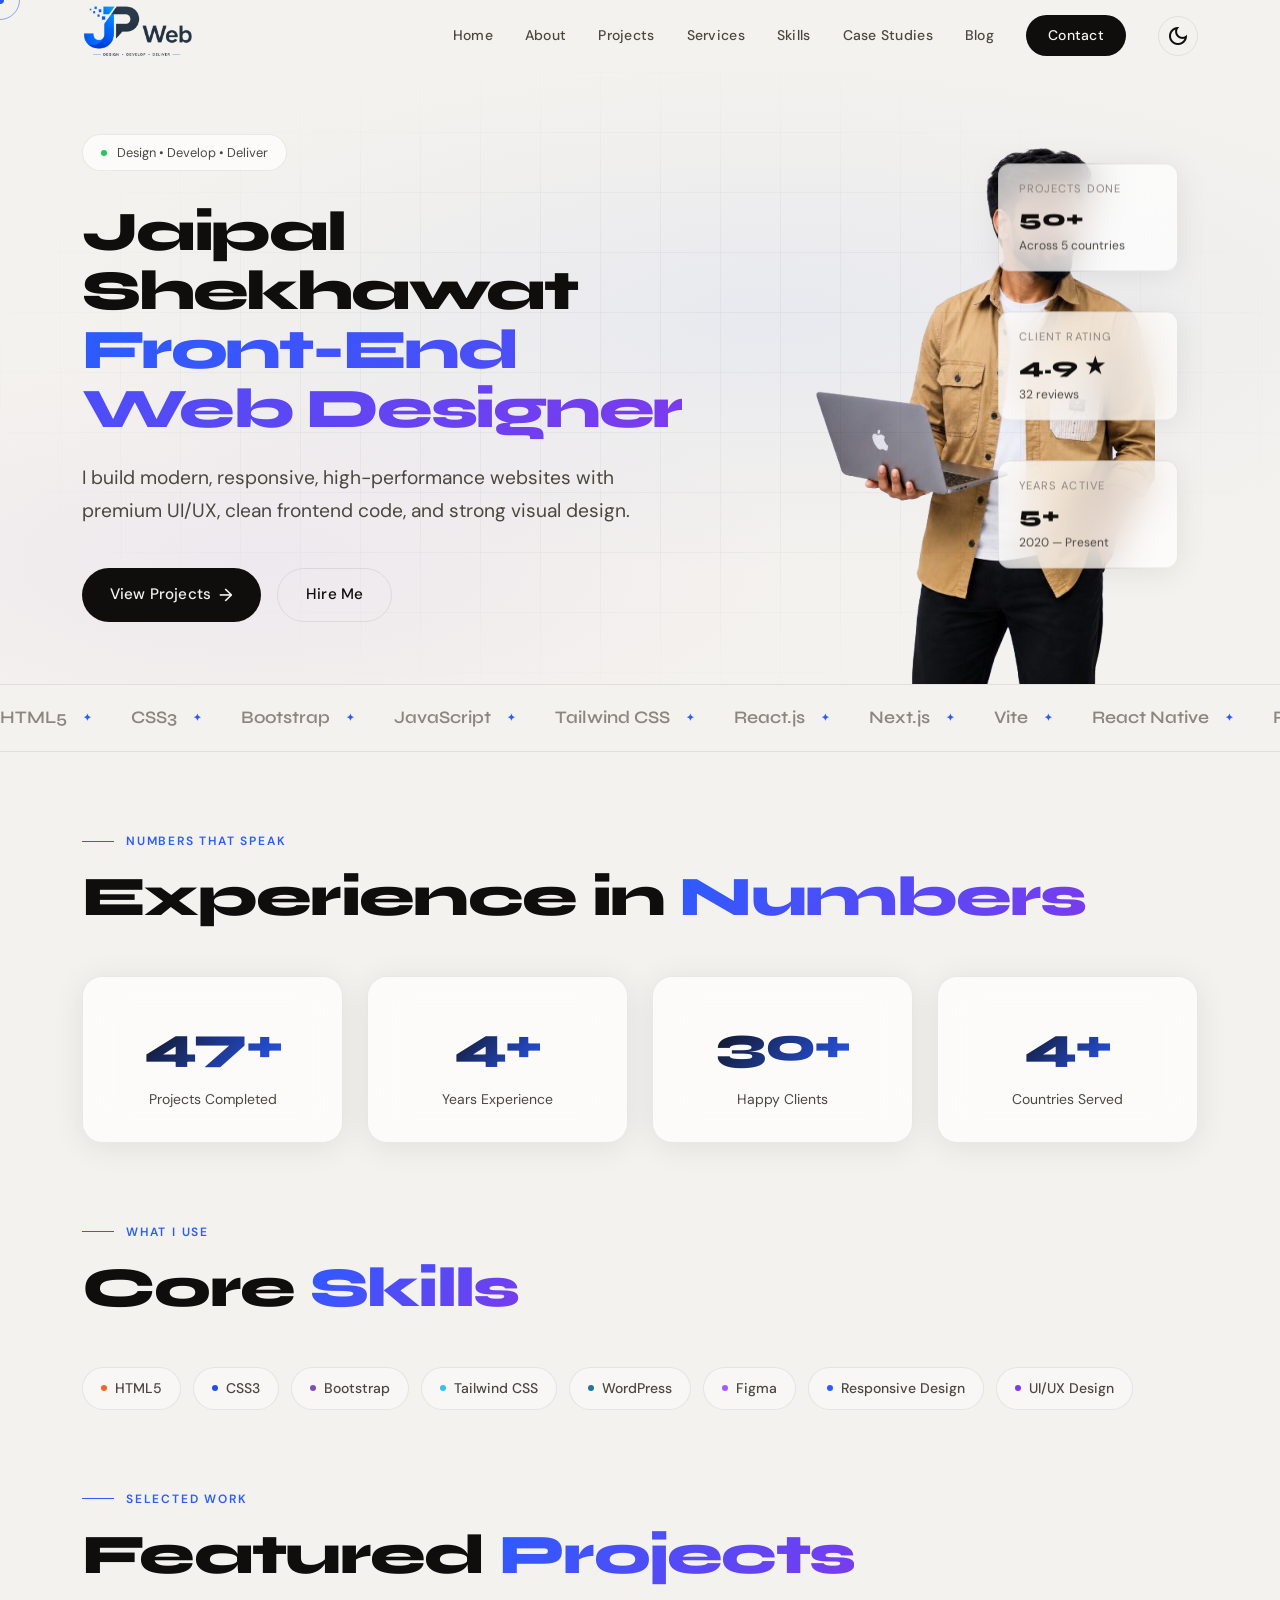
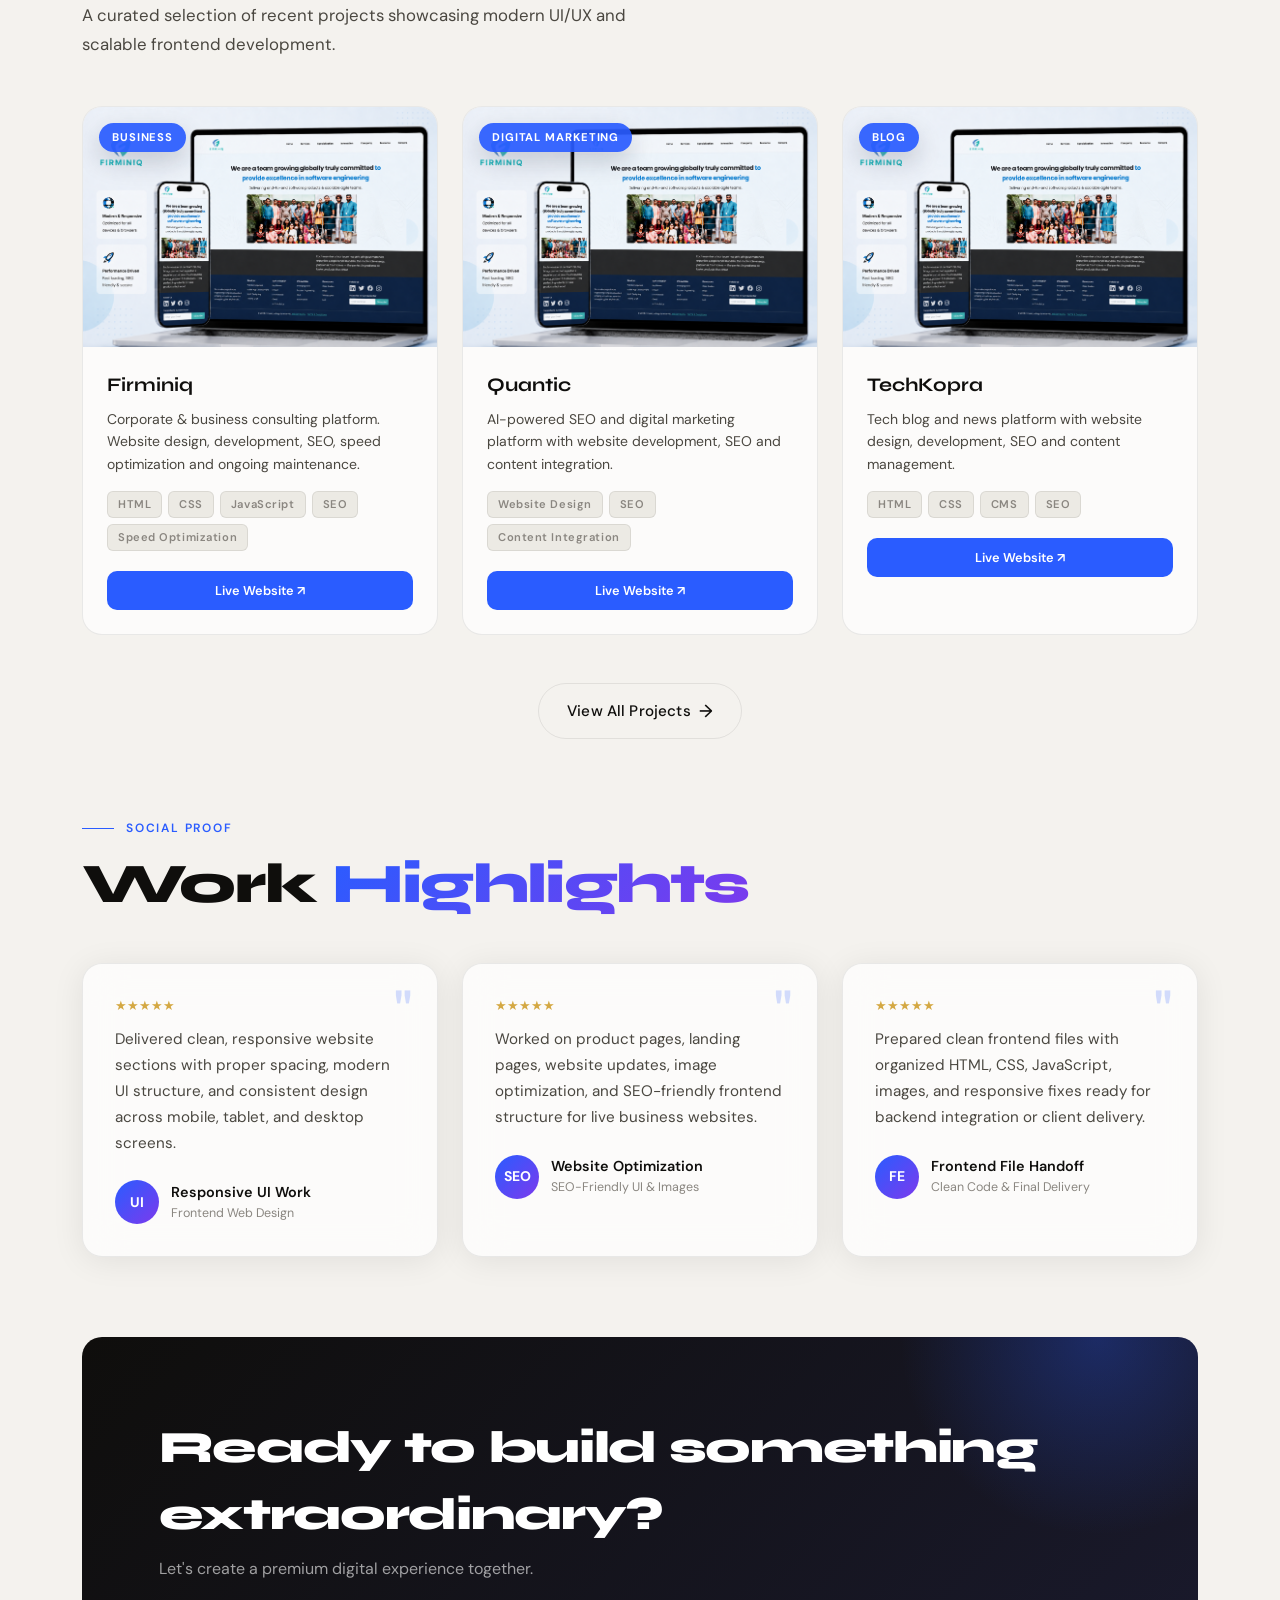
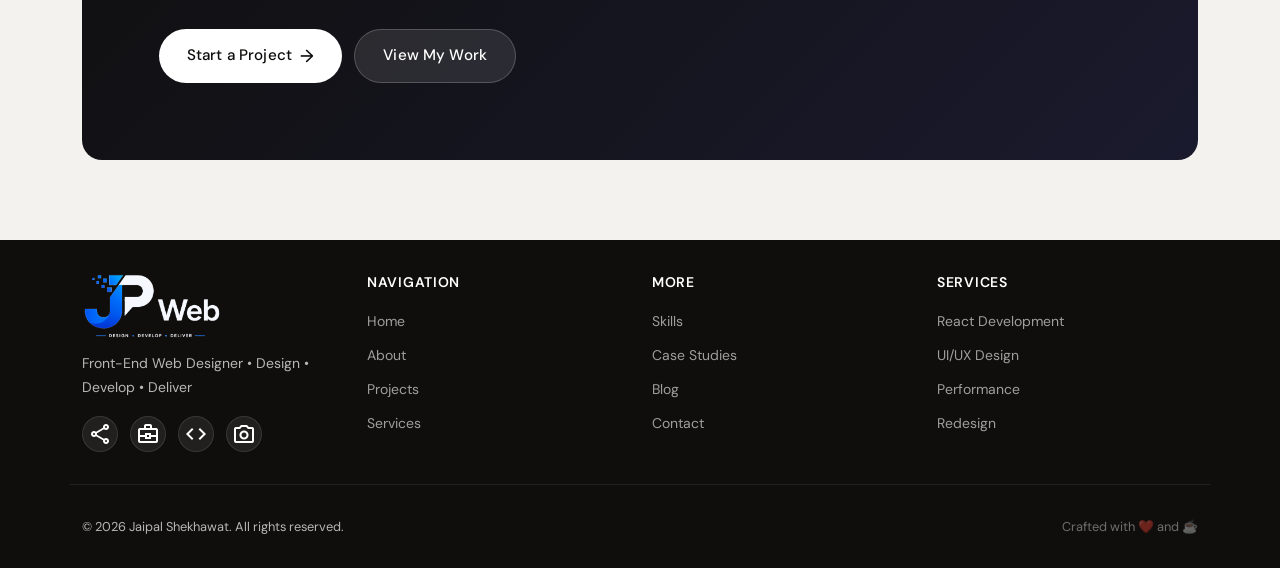
<file: index.html>
<!DOCTYPE html>

<html lang="en">

<head>
  <meta charset="utf-8" />
  <meta content="width=device-width, initial-scale=1" name="viewport" />
  <title>Jaipal Shekhawat — Front-End Web Designer</title>



  <!-- PNG Favicons -->
  <link href="images/favicon-16x16.png" rel="icon" sizes="16x16" type="image/png" />
  <link href="images/favicon-32x32.png" rel="icon" sizes="32x32" type="image/png" />
  <!-- Apple iPhone -->
  <link href="images/apple-touch-icon.png" rel="apple-touch-icon" sizes="180x180" />
  <!-- Android / PWA -->
  <link href="images/android-chrome-192x192.png" rel="icon" sizes="192x192" type="image/png" />
  <link href="images/android-chrome-512x512.png" rel="icon" sizes="512x512" type="image/png" />

  <link href="https://fonts.googleapis.com" rel="preconnect" />
  <link
    href="https://fonts.googleapis.com/css2?family=Syne:wght@400;500;600;700;800&amp;family=DM+Sans:ital,wght@0,300;0,400;0,500;1,300&amp;display=swap"
    rel="stylesheet" />
  <link rel="stylesheet"
    href="https://fonts.googleapis.com/css2?family=Material+Symbols+Outlined:opsz,wght,FILL,GRAD@24,200,0,0">
  <link href="https://cdn.jsdelivr.net/npm/bootstrap@5.3.3/dist/css/bootstrap.min.css" rel="stylesheet" />
  <link href="css/style.css" rel="stylesheet" />
  <link href="css/responsive.css" rel="stylesheet" />
</head>

<body>

  <!-- CURSOR -->
  <div class="cursor">
    <div class="cursor-dot"></div>
    <div class="cursor-ring"></div>
  </div>

  <!-- SCROLL PROGRESS -->
  <div class="scroll-progress" id="scrollProgress"></div>

  <!-- MOBILE MENU -->
  <div class="mobile-menu" id="mobileMenu">
    <a href="index.html">Home</a>
    <a href="about.html">About</a>
    <a href="projects.html">Projects</a>
    <a href="services.html">Services</a>
    <a href="skills.html">Skills</a>
    <a href="case-studies.html">Case Studies</a>
    <a href="blog.html">Blog</a>
    <a href="contact.html">Contact</a>
  </div>

  <!-- NAV -->
  <nav id="mainNav" class="site-nav">
    <div class="container">
      <div class="row align-items-center">

        <div class="col-auto">
          <a class="nav-logo" href="index.html">
            <div class="nav-logo-dot">
              <img alt="JP Web" src="images/jp-logo.png" />
            </div>
          </a>
        </div>

        <div class="col d-none d-lg-flex justify-content-center">
          <div class="nav-links">
            <a href="index.html">Home</a>
            <a href="about.html">About</a>
            <a href="projects.html">Projects</a>
            <a href="services.html">Services</a>
            <a href="skills.html">Skills</a>
            <a href="case-studies.html">Case Studies</a>
            <a href="blog.html">Blog</a>
            <a class="nav-cta" href="contact.html">Contact</a>
          </div>
        </div>

        <div class="col-auto ms-auto d-flex align-items-center gap-2">
          <button class="nav-theme" onclick="toggleTheme()" title="Toggle theme">
            <i class="material-symbols-outlined" aria-hidden="true">light_mode</i>
          </button>

          <button class="hamburger d-flex d-lg-none" id="hamburger" onclick="toggleMobile()">
            <span></span>
            <span></span>
            <span></span>
          </button>
        </div>

      </div>
    </div>
  </nav>

  <!-- ==================== HOME PAGE ==================== -->

  <!-- HOME PAGE START -->
  <div class="page" id="page-home">

    <!-- HERO SECTION START -->
    <section class="hero">
      <div class="hero-bg"></div>
      <div class="hero-grid"></div>

      <div class="container">
        <div class="row align-items-center gy-5">

          <!-- HERO CONTENT COLUMN START -->
          <div class="col-12 col-lg-7">
            <div class="hero-content">
              <div class="hero-badge">
                <div class="hero-badge-dot"></div>
                Design • Develop • Deliver
              </div>

              <h1 class="hero-title">
                Jaipal Shekhawat<br />
                <span class="highlight">Front-End Web Designer</span>
              </h1>

              <p class="hero-sub">
                I build modern, responsive, high-performance websites with premium UI/UX,
                clean frontend code, and strong visual design.
              </p>

              <!-- HERO BUTTONS START -->
              <div class="hero-actions">
                <a class="btn btn-primary" href="projects.html">
                  View Projects <span class="btn-arrow">→</span>
                </a>
                <a class="btn btn-outline" href="contact.html">Hire Me</a>
              </div>
              <!-- HERO BUTTONS END -->

            </div>
          </div>
          <!-- HERO CONTENT COLUMN END -->

          <!-- HERO PROFILE IMAGE COLUMN START -->
          <div class="col-12 col-lg-5">
            <div class="hero-profile">
              <img alt="Jaipal Shekhawat Front-End Web Designer" class="hero-profile-img"
                src="images/jaipal-hero.png" />
            </div>
          </div>
          <!-- HERO PROFILE IMAGE COLUMN END -->

        </div>

        <!-- HERO FLOAT CARDS START -->
        <div class="row g-4 hero-floats">

          <!-- HERO FLOAT CARD 01 START -->
          <div class="col-12 col-md-4">
            <div class="float-card glass">
              <div class="float-label">Projects Done</div>
              <div class="float-val">50+</div>
              <div class="float-sub">Across 5 countries</div>
            </div>
          </div>
          <!-- HERO FLOAT CARD 01 END -->

          <!-- HERO FLOAT CARD 02 START -->
          <div class="col-12 col-md-4">
            <div class="float-card glass">
              <div class="float-label">Client Rating</div>
              <div class="float-val">4.9 ★</div>
              <div class="float-sub">32 reviews</div>
            </div>
          </div>
          <!-- HERO FLOAT CARD 02 END -->

          <!-- HERO FLOAT CARD 03 START -->
          <div class="col-12 col-md-4">
            <div class="float-card glass">
              <div class="float-label">Years Active</div>
              <div class="float-val">5+</div>
              <div class="float-sub">2020 — Present</div>
            </div>
          </div>
          <!-- HERO FLOAT CARD 03 END -->

        </div>
        <!-- HERO FLOAT CARDS END -->

      </div>
    </section>
    <!-- HERO SECTION END -->


    <!-- MARQUEE SECTION START -->
    <div class="marquee-wrap">
      <div class="marquee-track">
        <span class="marquee-item">HTML5</span>
        <span class="marquee-item">CSS3</span>
        <span class="marquee-item">Bootstrap</span>
        <span class="marquee-item">JavaScript</span>
        <span class="marquee-item">Tailwind CSS</span>
        <span class="marquee-item">React.js</span>
        <span class="marquee-item">Next.js</span>
        <span class="marquee-item">Vite</span>
        <span class="marquee-item">React Native</span>
        <span class="marquee-item">Responsive Design</span>
        <span class="marquee-item">UI/UX Design</span>
        <span class="marquee-item">Figma</span>
        <span class="marquee-item">WordPress</span>
        <span class="marquee-item">SEO Friendly UI</span>
        <span class="marquee-item">Image Optimization</span>
        <span class="marquee-item">GitHub</span>

        <!-- REPEAT ITEMS FOR SMOOTH INFINITE MARQUEE START -->
        <span class="marquee-item">HTML5</span>
        <span class="marquee-item">CSS3</span>
        <span class="marquee-item">Bootstrap</span>
        <span class="marquee-item">JavaScript</span>
        <span class="marquee-item">Tailwind CSS</span>
        <span class="marquee-item">React.js</span>
        <span class="marquee-item">Next.js</span>
        <span class="marquee-item">Vite</span>
        <span class="marquee-item">React Native</span>
        <span class="marquee-item">Responsive Design</span>
        <span class="marquee-item">UI/UX Design</span>
        <span class="marquee-item">Figma</span>
        <span class="marquee-item">WordPress</span>
        <span class="marquee-item">SEO Friendly UI</span>
        <span class="marquee-item">Image Optimization</span>
        <span class="marquee-item">GitHub</span>
        <!-- REPEAT ITEMS FOR SMOOTH INFINITE MARQUEE END -->

      </div>
    </div>
    <!-- MARQUEE SECTION END -->


    <!-- STATS SECTION START -->
    <section class="section-pt">
      <div class="container">

        <!-- STATS SECTION HEADING START -->
        <div class="mb-5">
          <div class="section-label">Numbers that speak</div>
          <h2 class="section-title">
            Experience in <span class="text-gradient">Numbers</span>
          </h2>
        </div>
        <!-- STATS SECTION HEADING END -->

        <!-- STATS GRID START -->
        <div class="row g-4">

          <!-- STATS CARD 01 START -->
          <div class="col-6 col-lg-3">
            <div class="stat-card glass reveal">
              <div class="stat-num counter" data-target="50">0</div>
              <div class="stat-label">Projects Completed</div>
            </div>
          </div>
          <!-- STATS CARD 01 END -->

          <!-- STATS CARD 02 START -->
          <div class="col-6 col-lg-3">
            <div class="stat-card glass reveal">
              <div class="stat-num counter" data-target="5">0</div>
              <div class="stat-label">Years Experience</div>
            </div>
          </div>
          <!-- STATS CARD 02 END -->

          <!-- STATS CARD 03 START -->
          <div class="col-6 col-lg-3">
            <div class="stat-card glass reveal">
              <div class="stat-num counter" data-target="32">0</div>
              <div class="stat-label">Happy Clients</div>
            </div>
          </div>
          <!-- STATS CARD 03 END -->

          <!-- STATS CARD 04 START -->
          <div class="col-6 col-lg-3">
            <div class="stat-card glass reveal">
              <div class="stat-num counter" data-target="5">0</div>
              <div class="stat-label">Countries Served</div>
            </div>
          </div>
          <!-- STATS CARD 04 END -->

        </div>
        <!-- STATS GRID END -->

      </div>
    </section>
    <!-- STATS SECTION END -->


    <!-- SKILLS HIGHLIGHTS SECTION START -->
    <section class="section-pt">
      <div class="container">

        <!-- SKILLS SECTION HEADING START -->
        <div class="mb-5">
          <div class="section-label">What I use</div>
          <h2 class="section-title">
            Core <span class="text-gradient">Skills</span>
          </h2>
        </div>
        <!-- SKILLS SECTION HEADING END -->

        <!-- SKILLS TAGS START -->
        <div class="skills-row reveal">

          <div class="skill-tag">
            <span class="skill-tag-dot dot-html"></span>
            HTML5
          </div>

          <div class="skill-tag">
            <span class="skill-tag-dot dot-css"></span>
            CSS3
          </div>

          <div class="skill-tag">
            <span class="skill-tag-dot dot-bootstrap"></span>
            Bootstrap
          </div>

          <div class="skill-tag">
            <span class="skill-tag-dot dot-tailwind"></span>
            Tailwind CSS
          </div>

          <div class="skill-tag">
            <span class="skill-tag-dot dot-wordpress"></span>
            WordPress
          </div>

          <div class="skill-tag">
            <span class="skill-tag-dot dot-figma"></span>
            Figma
          </div>

          <div class="skill-tag">
            <span class="skill-tag-dot dot-accent"></span>
            Responsive Design
          </div>

          <div class="skill-tag">
            <span class="skill-tag-dot dot-accent2"></span>
            UI/UX Design
          </div>

        </div>
        <!-- SKILLS TAGS END -->

      </div>
    </section>
    <!-- SKILLS HIGHLIGHTS SECTION END -->


    <!-- FEATURED PROJECTS SECTION START -->
    <section class="section-pt">
      <div class="container">

        <!-- FEATURED PROJECTS SECTION HEADING START -->
        <div class="mb-5">
          <div class="section-label">Selected work</div>
          <h2 class="section-title">
            Featured <span class="text-gradient">Projects</span>
          </h2>
          <p class="section-sub">
            A curated selection of recent projects showcasing modern UI/UX and scalable frontend
            development.
          </p>
        </div>
        <!-- FEATURED PROJECTS SECTION HEADING END -->

        <!-- FEATURED PROJECTS GRID START -->
        <div class=" row g-4" id="homeProjects"></div>
        <!-- FEATURED PROJECTS GRID END -->

        <!-- FEATURED PROJECTS CTA START -->
        <div class="center-cta mt-5">
          <a class="btn btn-outline" href="projects.html">
            View All Projects <span class="btn-arrow">→</span>
          </a>
        </div>
        <!-- FEATURED PROJECTS CTA END -->

      </div>
    </section>
    <!-- FEATURED PROJECTS SECTION END -->


    <!-- TESTIMONIALS / WORK HIGHLIGHTS SECTION START -->
    <section class="section-pt">
      <div class="container">

        <!-- TESTIMONIALS SECTION HEADING START -->
        <div class="mb-5">
          <div class="section-label">Social proof</div>
          <h2 class="section-title">
            Work <span class="text-gradient">Highlights</span>
          </h2>
        </div>
        <!-- TESTIMONIALS SECTION HEADING END -->

        <!-- TESTIMONIALS GRID START -->
        <div class=" row g-4">

          <!-- TESTIMONIAL CARD 01 START -->
          <div class="col-12 col-md-6 col-xl-4">
            <div class="testimonial-card glass reveal">
              <div class="quote-mark">"</div>
              <div class="stars">★★★★★</div>

              <p class="testimonial-text">
                Delivered clean, responsive website sections with proper spacing,
                modern UI structure, and consistent design across mobile, tablet,
                and desktop screens.
              </p>

              <div class="testimonial-author">
                <div class="author-avatar">UI</div>
                <div>
                  <div class="author-name">Responsive UI Work</div>
                  <div class="author-role">Frontend Web Design</div>
                </div>
              </div>
            </div>
          </div>
          <!-- TESTIMONIAL CARD 01 END -->

          <!-- TESTIMONIAL CARD 02 START -->
          <div class="col-12 col-md-6 col-xl-4">
            <div class="testimonial-card glass reveal">
              <div class="quote-mark">"</div>
              <div class="stars">★★★★★</div>

              <p class="testimonial-text">
                Worked on product pages, landing pages, website updates, image
                optimization, and SEO-friendly frontend structure for live business
                websites.
              </p>

              <div class="testimonial-author">
                <div class="author-avatar">SEO</div>
                <div>
                  <div class="author-name">Website Optimization</div>
                  <div class="author-role">SEO-Friendly UI &amp; Images</div>
                </div>
              </div>
            </div>
          </div>
          <!-- TESTIMONIAL CARD 02 END -->

          <!-- TESTIMONIAL CARD 03 START -->
          <div class="col-12 col-md-6 col-xl-4">
            <div class="testimonial-card glass reveal">
              <div class="quote-mark">"</div>
              <div class="stars">★★★★★</div>

              <p class="testimonial-text">
                Prepared clean frontend files with organized HTML, CSS, JavaScript,
                images, and responsive fixes ready for backend integration or client
                delivery.
              </p>

              <div class="testimonial-author">
                <div class="author-avatar">FE</div>
                <div>
                  <div class="author-name">Frontend File Handoff</div>
                  <div class="author-role">Clean Code &amp; Final Delivery</div>
                </div>
              </div>
            </div>
          </div>
          <!-- TESTIMONIAL CARD 03 END -->

        </div>
        <!-- TESTIMONIALS GRID END -->

      </div>
    </section>
    <!-- TESTIMONIALS / WORK HIGHLIGHTS SECTION END -->


    <!-- CTA BANNER SECTION START -->
    <section class="section-pt section-pb">
      <div class="container">
        <div class="cta-banner reveal">

          <!-- CTA CONTENT START -->
          <div>
            <div class="cta-title">
              Ready to build something<br />
              extraordinary?
            </div>
            <p class="cta-sub">
              Let's create a premium digital experience together.
            </p>
          </div>
          <!-- CTA CONTENT END -->

          <!-- CTA BUTTONS START -->
          <div class="cta-actions">
            <a class="btn btn-white" href="contact.html">
              Start a Project <span class="btn-arrow">→</span>
            </a>
            <a class="btn btn-ghost" href="about.html">
              View My Work
            </a>
          </div>
          <!-- CTA BUTTONS END -->

        </div>
      </div>
    </section>
    <!-- CTA BANNER SECTION END -->

  </div>
  <!-- HOME PAGE END -->

  <!-- FOOTER (shown on all pages via JS) -->
  <footer id="siteFooter">

    <div class="container">
      <div class="footer-top row">
        <div class="col-12 col-md-6 col-xl-3">
          <div class="footer-brand"><a href="index.html"> <img alt="JP Web" src="images/jp-logo-footer.png" /> </a>
          </div>
          <p class="footer-desc">Front-End Web Designer • Design • Develop • Deliver</p>
          <div class="footer-socials mt-24">
            <a class="social-icon" href="#">
              <i class="material-symbols-outlined" aria-hidden="true">share</i>
            </a>
            <a class="social-icon" href="#">
              <i class="material-symbols-outlined" aria-hidden="true">business_center</i>
            </a>
            <a class="social-icon" href="#">
              <i class="material-symbols-outlined" aria-hidden="true">code</i>
            </a>
            <a class="social-icon" href="#">
              <i class="material-symbols-outlined" aria-hidden="true">photo_camera</i>
            </a>
          </div>
        </div>
        <div class="col-12 col-md-6 col-xl-3">
          <div class="footer-col-title">Navigation</div>
          <ul class="footer-links">
            <li><a href="index.html">Home</a></li>
            <li><a href="about.html">About</a></li>
            <li><a href="projects.html">Projects</a></li>
            <li><a href="services.html">Services</a></li>
          </ul>
        </div>
        <div class="col-12 col-md-6 col-xl-3">
          <div class="footer-col-title">More</div>
          <ul class="footer-links">
            <li><a href="skills.html">Skills</a></li>
            <li><a href="case-studies.html">Case Studies</a></li>
            <li><a href="blog.html">Blog</a></li>
            <li><a href="contact.html">Contact</a></li>
          </ul>
        </div>
        <div class="col-12 col-md-6 col-xl-3">
          <div class="footer-col-title">Services</div>
          <ul class="footer-links">
            <li><a href="#">React Development</a></li>
            <li><a href="#">UI/UX Design</a></li>
            <li><a href="#">Performance</a></li>
            <li><a href="#">Redesign</a></li>
          </ul>
        </div>
      </div>
    </div>


    <div class="footer-bottom">
      <div class="container">
        <div class="row align-items-center ">

          <div class="col-12 col-md-6 text-center text-md-start">
            <span>© 2026 Jaipal Shekhawat. All rights reserved.</span>
          </div>

          <div class="col-12 col-md-6 text-center text-md-end">
            <span class="footer-muted">Crafted with ❤️ and ☕</span>
          </div>

        </div>
      </div>
    </div>

  </footer>


  <script defer="True" src="https://cdn.jsdelivr.net/npm/bootstrap@5.3.3/dist/js/bootstrap.bundle.min.js"></script>
  <script defer="" src="js/data.js"></script>
  <script defer="" src="js/projects.js"></script>
  <script defer="" src="js/skills.js"></script>
  <script defer="" src="js/theme.js"></script>
  <script defer="" src="js/menu.js"></script>
  <script defer="" src="js/faq.js"></script>
  <script defer="" src="js/form.js"></script>
  <script defer="" src="js/animations.js"></script>
  <script defer="" src="js/main.js"></script>
</body>

</html>
</file>
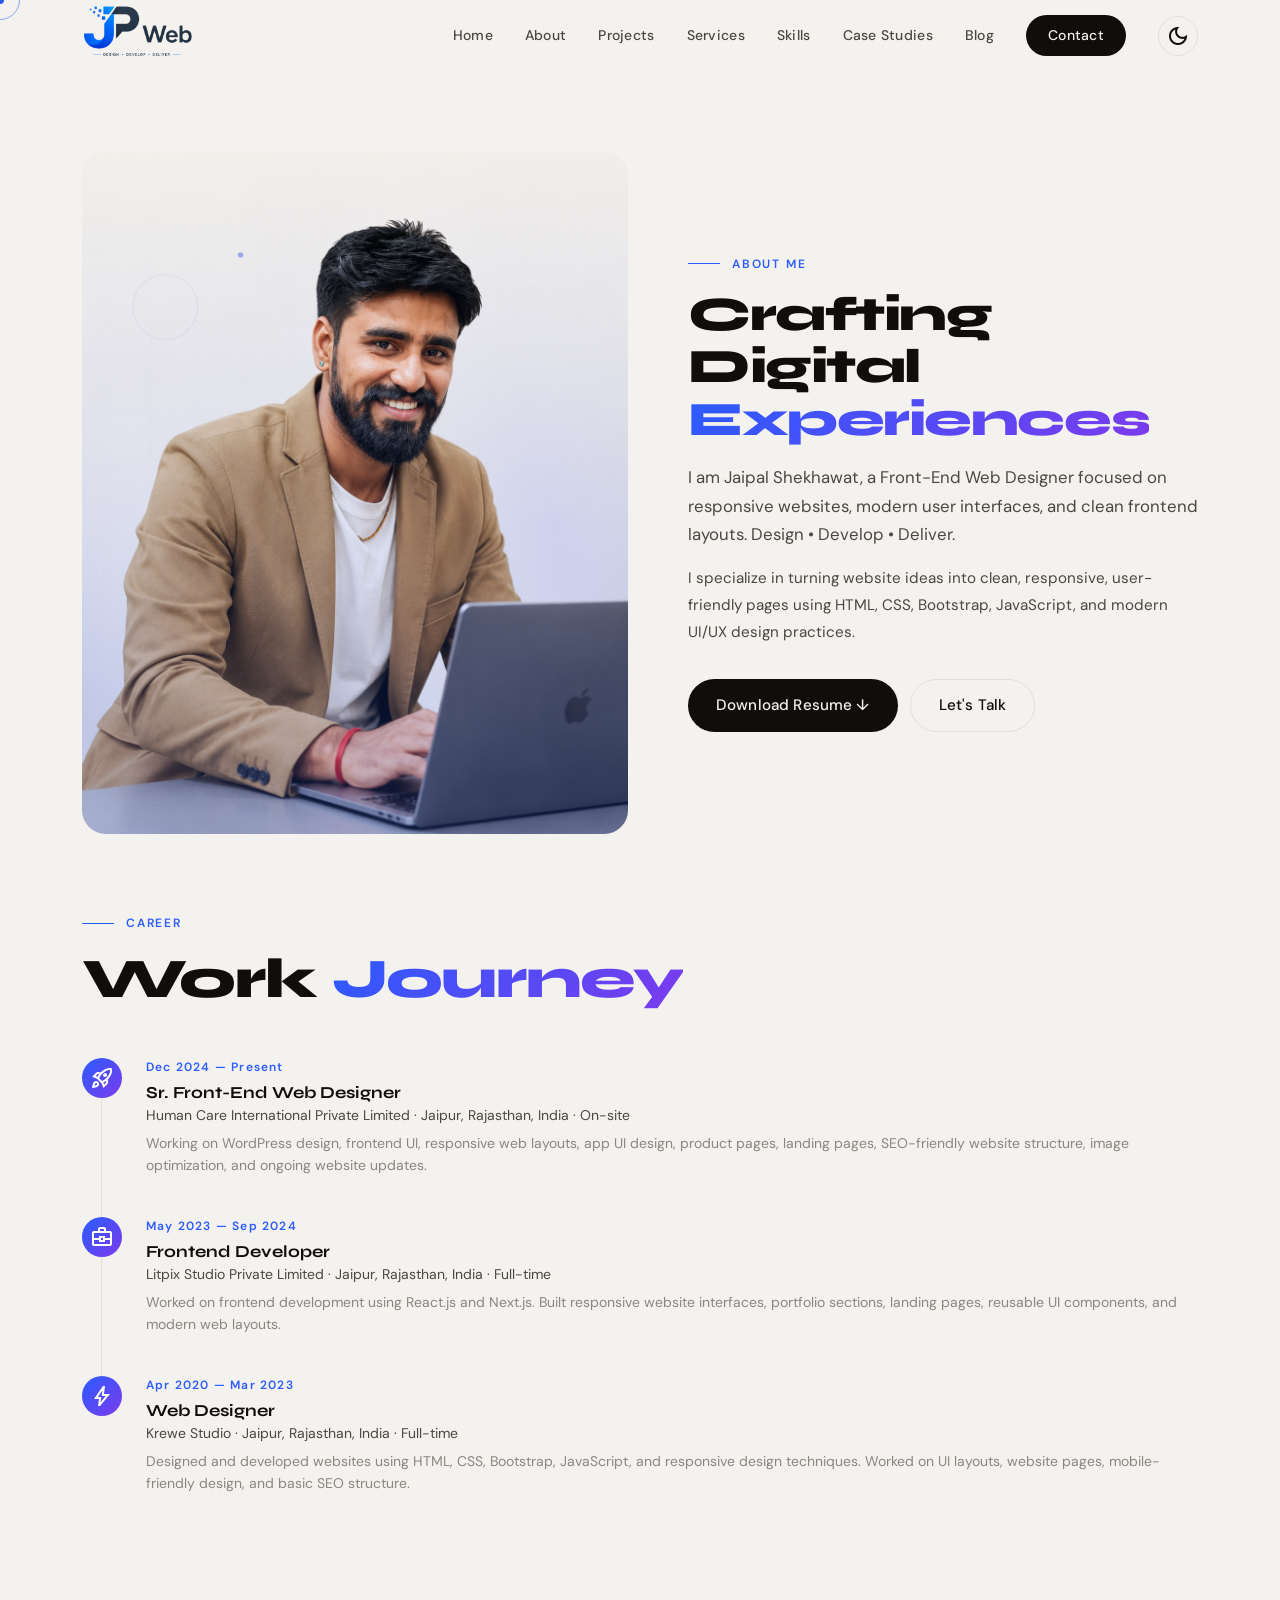
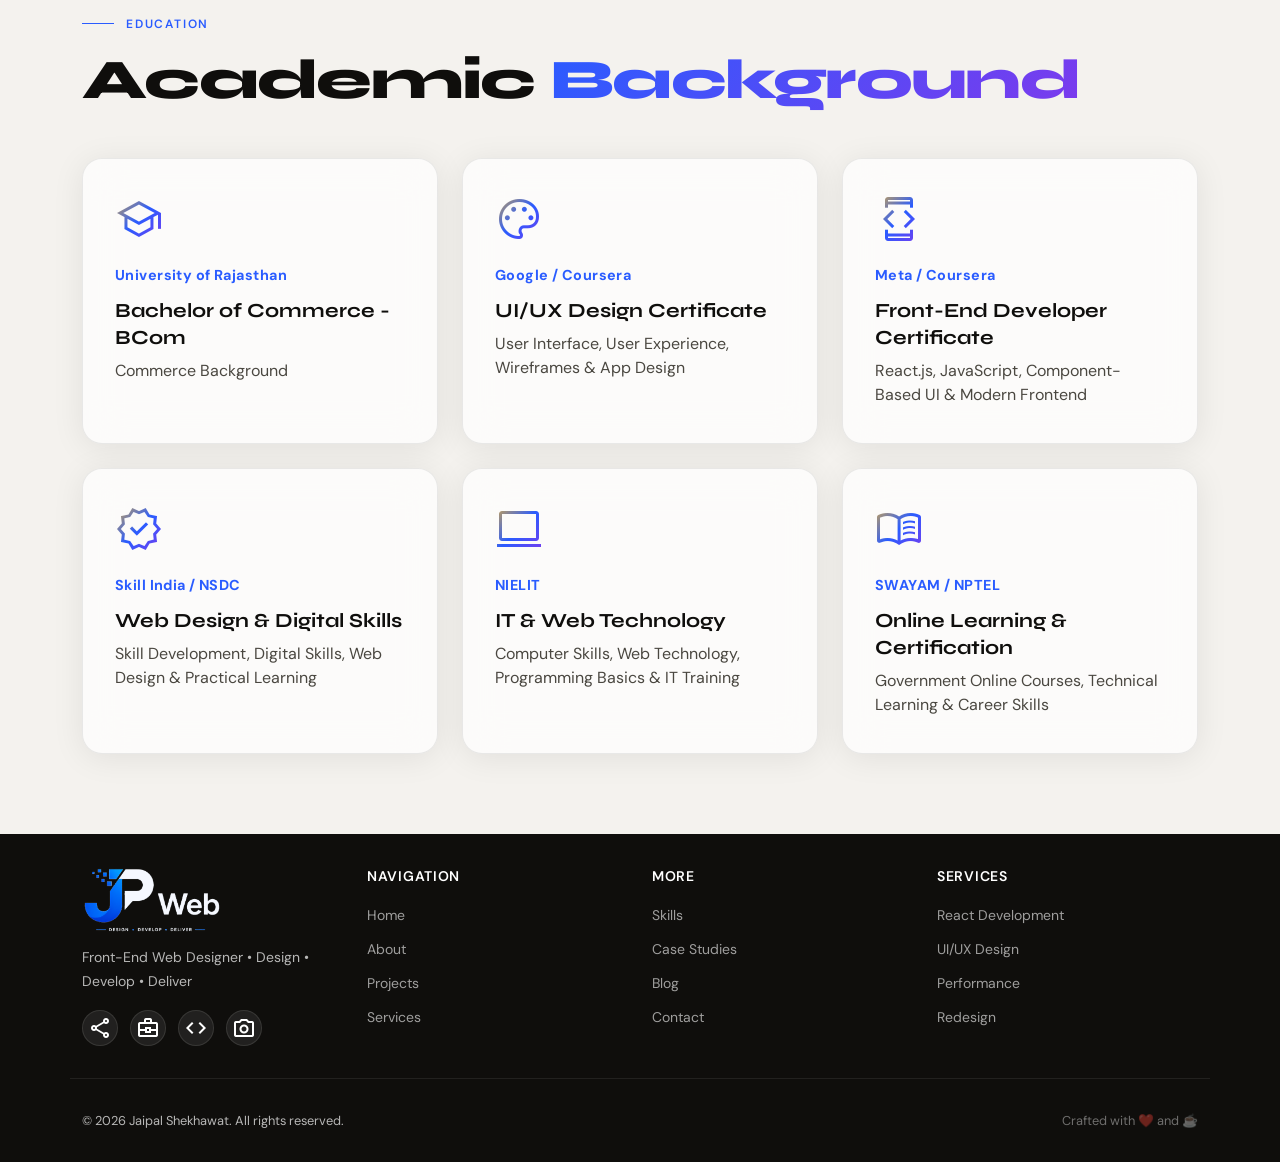
<file: about.html>
<!DOCTYPE html>

<html lang="en">

<head>
  <meta charset="utf-8" />
  <meta content="width=device-width, initial-scale=1" name="viewport" />
  <title>About — Jaipal Shekhawat</title>



 <!-- PNG Favicons -->
    <link
      href="images/favicon-16x16.png"
      rel="icon"
      sizes="16x16"
      type="image/png"
    />
    <link
      href="images/favicon-32x32.png"
      rel="icon"
      sizes="32x32"
      type="image/png"
    />
    <!-- Apple iPhone -->
    <link
      href="images/apple-touch-icon.png"
      rel="apple-touch-icon"
      sizes="180x180"
    />
    <!-- Android / PWA -->
    <link
      href="images/android-chrome-192x192.png"
      rel="icon"
      sizes="192x192"
      type="image/png"
    />
    <link
      href="images/android-chrome-512x512.png"
      rel="icon"
      sizes="512x512"
      type="image/png"
    />




  <link href="https://fonts.googleapis.com" rel="preconnect" />
  <link
    href="https://fonts.googleapis.com/css2?family=Syne:wght@400;500;600;700;800&amp;family=DM+Sans:ital,wght@0,300;0,400;0,500;1,300&amp;display=swap"
    rel="stylesheet" />
  <link rel="stylesheet"
    href="https://fonts.googleapis.com/css2?family=Material+Symbols+Outlined:opsz,wght,FILL,GRAD@24,200,0,0">
  <link href="https://cdn.jsdelivr.net/npm/bootstrap@5.3.3/dist/css/bootstrap.min.css" rel="stylesheet" />
  <link href="css/style.css" rel="stylesheet" />
  <link href="css/responsive.css" rel="stylesheet" />
</head>

<body>

  <!-- CURSOR -->
  <div class="cursor">
    <div class="cursor-dot"></div>
    <div class="cursor-ring"></div>
  </div>

  <!-- SCROLL PROGRESS -->
  <div class="scroll-progress" id="scrollProgress"></div>

  <!-- MOBILE MENU -->
  <div class="mobile-menu" id="mobileMenu">
    <a href="index.html">Home</a>
    <a href="about.html">About</a>
    <a href="projects.html">Projects</a>
    <a href="services.html">Services</a>
    <a href="skills.html">Skills</a>
    <a href="case-studies.html">Case Studies</a>
    <a href="blog.html">Blog</a>
    <a href="contact.html">Contact</a>
  </div>

  <!-- NAV -->
  <nav id="mainNav" class="site-nav">
    <div class="container">
      <div class="row align-items-center">

        <div class="col-auto">
          <a class="nav-logo" href="index.html">
            <div class="nav-logo-dot">
              <img alt="JP Web" src="images/jp-logo.png" />
            </div>
          </a>
        </div>

        <div class="col d-none d-lg-flex justify-content-center">
          <div class="nav-links">
            <a href="index.html">Home</a>
            <a href="about.html">About</a>
            <a href="projects.html">Projects</a>
            <a href="services.html">Services</a>
            <a href="skills.html">Skills</a>
            <a href="case-studies.html">Case Studies</a>
            <a href="blog.html">Blog</a>
            <a class="nav-cta" href="contact.html">Contact</a>
          </div>
        </div>

        <div class="col-auto ms-auto d-flex align-items-center gap-2">
          <button class="nav-theme" onclick="toggleTheme()" title="Toggle theme">
            <i class="material-symbols-outlined" aria-hidden="true">light_mode</i>
          </button>

          <button class="hamburger d-flex d-lg-none" id="hamburger" onclick="toggleMobile()">
            <span></span>
            <span></span>
            <span></span>
          </button>
        </div>

      </div>
    </div>
  </nav>


  <!-- ==================== ABOUT PAGE ==================== -->


  <!-- ABOUT PAGE START -->
  <div class="page" id="page-about">

    <!-- ABOUT HERO SECTION START -->
    <section class="about-hero">
      <div class="container">
        <div class="row align-items-center gy-5">

          <!-- ABOUT HERO IMAGE COLUMN START -->
          <div class="col-12 col-lg-6">
            <div class="about-img">
              <img alt="Jaipal Shekhawat Front-End Web Designer" class="hero-profile-img" src="images/about-hero.png" />
            </div>
          </div>
          <!-- ABOUT HERO IMAGE COLUMN END -->

          <!-- ABOUT HERO CONTENT COLUMN START -->
          <div class="col-12 col-lg-6 ps-lg-5">
            <div class="about-text">
              <div class="section-label">About Me</div>

              <h1 class="section-title">
                Crafting Digital <span class="text-gradient">Experiences</span>
              </h1>

              <p class="section-sub">
                I am Jaipal Shekhawat, a Front-End Web Designer focused on responsive websites,
                modern user interfaces, and clean frontend layouts. Design • Develop • Deliver.
              </p>

              <p class="about-lead-text">
                I specialize in turning website ideas into clean, responsive, user-friendly pages
                using HTML, CSS, Bootstrap, JavaScript, and modern UI/UX design practices.
              </p>

              <!-- ABOUT HERO BUTTONS START -->
              <div class="about-actions">
                <a class="btn btn-primary" href="#" onclick="alert('Resume download simulated')">
                  Download Resume ↓
                </a>

                <a class="btn btn-outline" href="contact.html">
                  Let's Talk
                </a>
              </div>
              <!-- ABOUT HERO BUTTONS END -->

            </div>
          </div>
          <!-- ABOUT HERO CONTENT COLUMN END -->

        </div>
      </div>
    </section>
    <!-- ABOUT HERO SECTION END -->


    <!-- CAREER / WORK JOURNEY SECTION START -->
    <section class="section-pt">
      <div class="container">

        <!-- CAREER SECTION HEADING START -->
        <div class="mb-5">
          <div class="section-label">Career</div>
          <h2 class="section-title">
            Work <span class="text-gradient">Journey</span>
          </h2>
        </div>
        <!-- CAREER SECTION HEADING END -->

        <!-- TIMELINE START -->
        <div class="timeline">

          <!-- TIMELINE ITEM 01 START -->
          <div class="timeline-item reveal">
            <div class="timeline-dot">
              <i class="material-symbols-outlined" aria-hidden="true">rocket_launch</i>
            </div>

            <div>
              <div class="timeline-year">Dec 2024 — Present</div>
              <div class="timeline-role">Sr. Front-End Web Designer</div>
              <div class="timeline-company">
                Human Care International Private Limited · Jaipur, Rajasthan, India · On-site
              </div>
              <div class="timeline-desc">
                Working on WordPress design, frontend UI, responsive web layouts, app UI design,
                product pages, landing pages, SEO-friendly website structure, image optimization,
                and ongoing website updates.
              </div>
            </div>
          </div>
          <!-- TIMELINE ITEM 01 END -->

          <!-- TIMELINE ITEM 02 START -->
          <div class="timeline-item reveal">
            <div class="timeline-dot">
              <i class="material-symbols-outlined" aria-hidden="true">business_center</i>
            </div>

            <div>
              <div class="timeline-year">May 2023 — Sep 2024</div>
              <div class="timeline-role">Frontend Developer</div>
              <div class="timeline-company">
                Litpix Studio Private Limited · Jaipur, Rajasthan, India · Full-time
              </div>
              <div class="timeline-desc">
                Worked on frontend development using React.js and Next.js. Built responsive
                website interfaces, portfolio sections, landing pages, reusable UI components,
                and modern web layouts.
              </div>
            </div>
          </div>
          <!-- TIMELINE ITEM 02 END -->

          <!-- TIMELINE ITEM 03 START -->
          <div class="timeline-item reveal">
            <div class="timeline-dot">
              <i class="material-symbols-outlined" aria-hidden="true">bolt</i>
            </div>

            <div>
              <div class="timeline-year">Apr 2020 — Mar 2023</div>
              <div class="timeline-role">Web Designer</div>
              <div class="timeline-company">
                Krewe Studio · Jaipur, Rajasthan, India · Full-time
              </div>
              <div class="timeline-desc">
                Designed and developed websites using HTML, CSS, Bootstrap, JavaScript,
                and responsive design techniques. Worked on UI layouts, website pages,
                mobile-friendly design, and basic SEO structure.
              </div>
            </div>
          </div>
          <!-- TIMELINE ITEM 03 END -->

        </div>
        <!-- TIMELINE END -->

      </div>
    </section>
    <!-- CAREER / WORK JOURNEY SECTION END -->


    <!-- EDUCATION SECTION START -->
    <section class="section-pt section-pb">
      <div class="container">

        <!-- EDUCATION SECTION HEADING START -->
        <div class="mb-5">
          <div class="section-label">Education</div>
          <h2 class="section-title">
            Academic <span class="text-gradient">Background</span>
          </h2>
        </div>
        <!-- EDUCATION SECTION HEADING END -->

        <!-- EDUCATION GRID START -->
        <div class="row g-4">

          <!-- EDUCATION CARD 01 START -->
          <div class="col-12 col-md-6 col-xl-4">
            <div class="glass reveal education-card">
              <div class="education-icon">
                <i class="material-symbols-outlined" aria-hidden="true">school</i>
              </div>
              <div class="education-source">University of Rajasthan</div>
              <div class="education-title">Bachelor of Commerce - BCom</div>
              <div class="education-desc">Commerce Background</div>
            </div>
          </div>
          <!-- EDUCATION CARD 01 END -->

          <!-- EDUCATION CARD 02 START -->
          <div class="col-12 col-md-6 col-xl-4">
            <div class="glass reveal education-card">
              <div class="education-icon">
                <i class="material-symbols-outlined" aria-hidden="true">palette</i>
              </div>
              <div class="education-source">Google / Coursera</div>
              <div class="education-title">UI/UX Design Certificate</div>
              <div class="education-desc">
                User Interface, User Experience, Wireframes &amp; App Design
              </div>
            </div>
          </div>
          <!-- EDUCATION CARD 02 END -->

          <!-- EDUCATION CARD 03 START -->
          <div class="col-12 col-md-6 col-xl-4">
            <div class="glass reveal education-card">
              <div class="education-icon">
                <i class="material-symbols-outlined" aria-hidden="true">developer_mode</i>
              </div>
              <div class="education-source">Meta / Coursera</div>
              <div class="education-title">Front-End Developer Certificate</div>
              <div class="education-desc">
                React.js, JavaScript, Component-Based UI &amp; Modern Frontend
              </div>
            </div>
          </div>
          <!-- EDUCATION CARD 03 END -->

          <!-- EDUCATION CARD 04 START -->
          <div class="col-12 col-md-6 col-xl-4">
            <div class="glass reveal education-card">
              <div class="education-icon">
                <i class="material-symbols-outlined" aria-hidden="true">verified</i>
              </div>
              <div class="education-source">Skill India / NSDC</div>
              <div class="education-title">Web Design &amp; Digital Skills</div>
              <div class="education-desc">
                Skill Development, Digital Skills, Web Design &amp; Practical Learning
              </div>
            </div>
          </div>
          <!-- EDUCATION CARD 04 END -->

          <!-- EDUCATION CARD 05 START -->
          <div class="col-12 col-md-6 col-xl-4">
            <div class="glass reveal education-card">
              <div class="education-icon">
                <i class="material-symbols-outlined" aria-hidden="true">computer</i>
              </div>
              <div class="education-source">NIELIT</div>
              <div class="education-title">IT &amp; Web Technology</div>
              <div class="education-desc">
                Computer Skills, Web Technology, Programming Basics &amp; IT Training
              </div>
            </div>
          </div>
          <!-- EDUCATION CARD 05 END -->

          <!-- EDUCATION CARD 06 START -->
          <div class="col-12 col-md-6 col-xl-4">
            <div class="glass reveal education-card">
              <div class="education-icon">
                <i class="material-symbols-outlined" aria-hidden="true">menu_book</i>
              </div>
              <div class="education-source">SWAYAM / NPTEL</div>
              <div class="education-title">Online Learning &amp; Certification</div>
              <div class="education-desc">
                Government Online Courses, Technical Learning &amp; Career Skills
              </div>
            </div>
          </div>
          <!-- EDUCATION CARD 06 END -->

        </div>
        <!-- EDUCATION GRID END -->

      </div>
    </section>
    <!-- EDUCATION SECTION END -->

  </div>
  <!-- ABOUT PAGE END -->

  <!-- FOOTER (shown on all pages via JS) -->
  <footer id="siteFooter">

    <div class="container">
      <div class="footer-top row">
        <div class="col-12 col-md-6 col-xl-3">
          <div class="footer-brand"><a href="index.html"> <img alt="JP Web" src="images/jp-logo-footer.png" /> </a>
          </div>
          <p class="footer-desc">Front-End Web Designer • Design • Develop • Deliver</p>
          <div class="footer-socials mt-24">
            <a class="social-icon" href="#">
              <i class="material-symbols-outlined" aria-hidden="true">share</i>
            </a>
            <a class="social-icon" href="#">
              <i class="material-symbols-outlined" aria-hidden="true">business_center</i>
            </a>
            <a class="social-icon" href="#">
              <i class="material-symbols-outlined" aria-hidden="true">code</i>
            </a>
            <a class="social-icon" href="#">
              <i class="material-symbols-outlined" aria-hidden="true">photo_camera</i>
            </a>
          </div>
        </div>
        <div class="col-12 col-md-6 col-xl-3">
          <div class="footer-col-title">Navigation</div>
          <ul class="footer-links">
            <li><a href="index.html">Home</a></li>
            <li><a href="about.html">About</a></li>
            <li><a href="projects.html">Projects</a></li>
            <li><a href="services.html">Services</a></li>
          </ul>
        </div>
        <div class="col-12 col-md-6 col-xl-3">
          <div class="footer-col-title">More</div>
          <ul class="footer-links">
            <li><a href="skills.html">Skills</a></li>
            <li><a href="case-studies.html">Case Studies</a></li>
            <li><a href="blog.html">Blog</a></li>
            <li><a href="contact.html">Contact</a></li>
          </ul>
        </div>
        <div class="col-12 col-md-6 col-xl-3">
          <div class="footer-col-title">Services</div>
          <ul class="footer-links">
            <li><a href="#">React Development</a></li>
            <li><a href="#">UI/UX Design</a></li>
            <li><a href="#">Performance</a></li>
            <li><a href="#">Redesign</a></li>
          </ul>
        </div>
      </div>
    </div>


    <div class="footer-bottom">
      <div class="container">
        <div class="row align-items-center ">

          <div class="col-12 col-md-6 text-center text-md-start">
            <span>© 2026 Jaipal Shekhawat. All rights reserved.</span>
          </div>

          <div class="col-12 col-md-6 text-center text-md-end">
            <span class="footer-muted">Crafted with ❤️ and ☕</span>
          </div>

        </div>
      </div>
    </div>

  </footer>

  <script defer="True" src="https://cdn.jsdelivr.net/npm/bootstrap@5.3.3/dist/js/bootstrap.bundle.min.js"></script>
  <script defer="" src="js/data.js"></script>
  <script defer="" src="js/projects.js"></script>
  <script defer="" src="js/skills.js"></script>
  <script defer="" src="js/theme.js"></script>
  <script defer="" src="js/menu.js"></script>
  <script defer="" src="js/faq.js"></script>
  <script defer="" src="js/form.js"></script>
  <script defer="" src="js/animations.js"></script>
  <script defer="" src="js/main.js"></script>
</body>

</html>
</file>
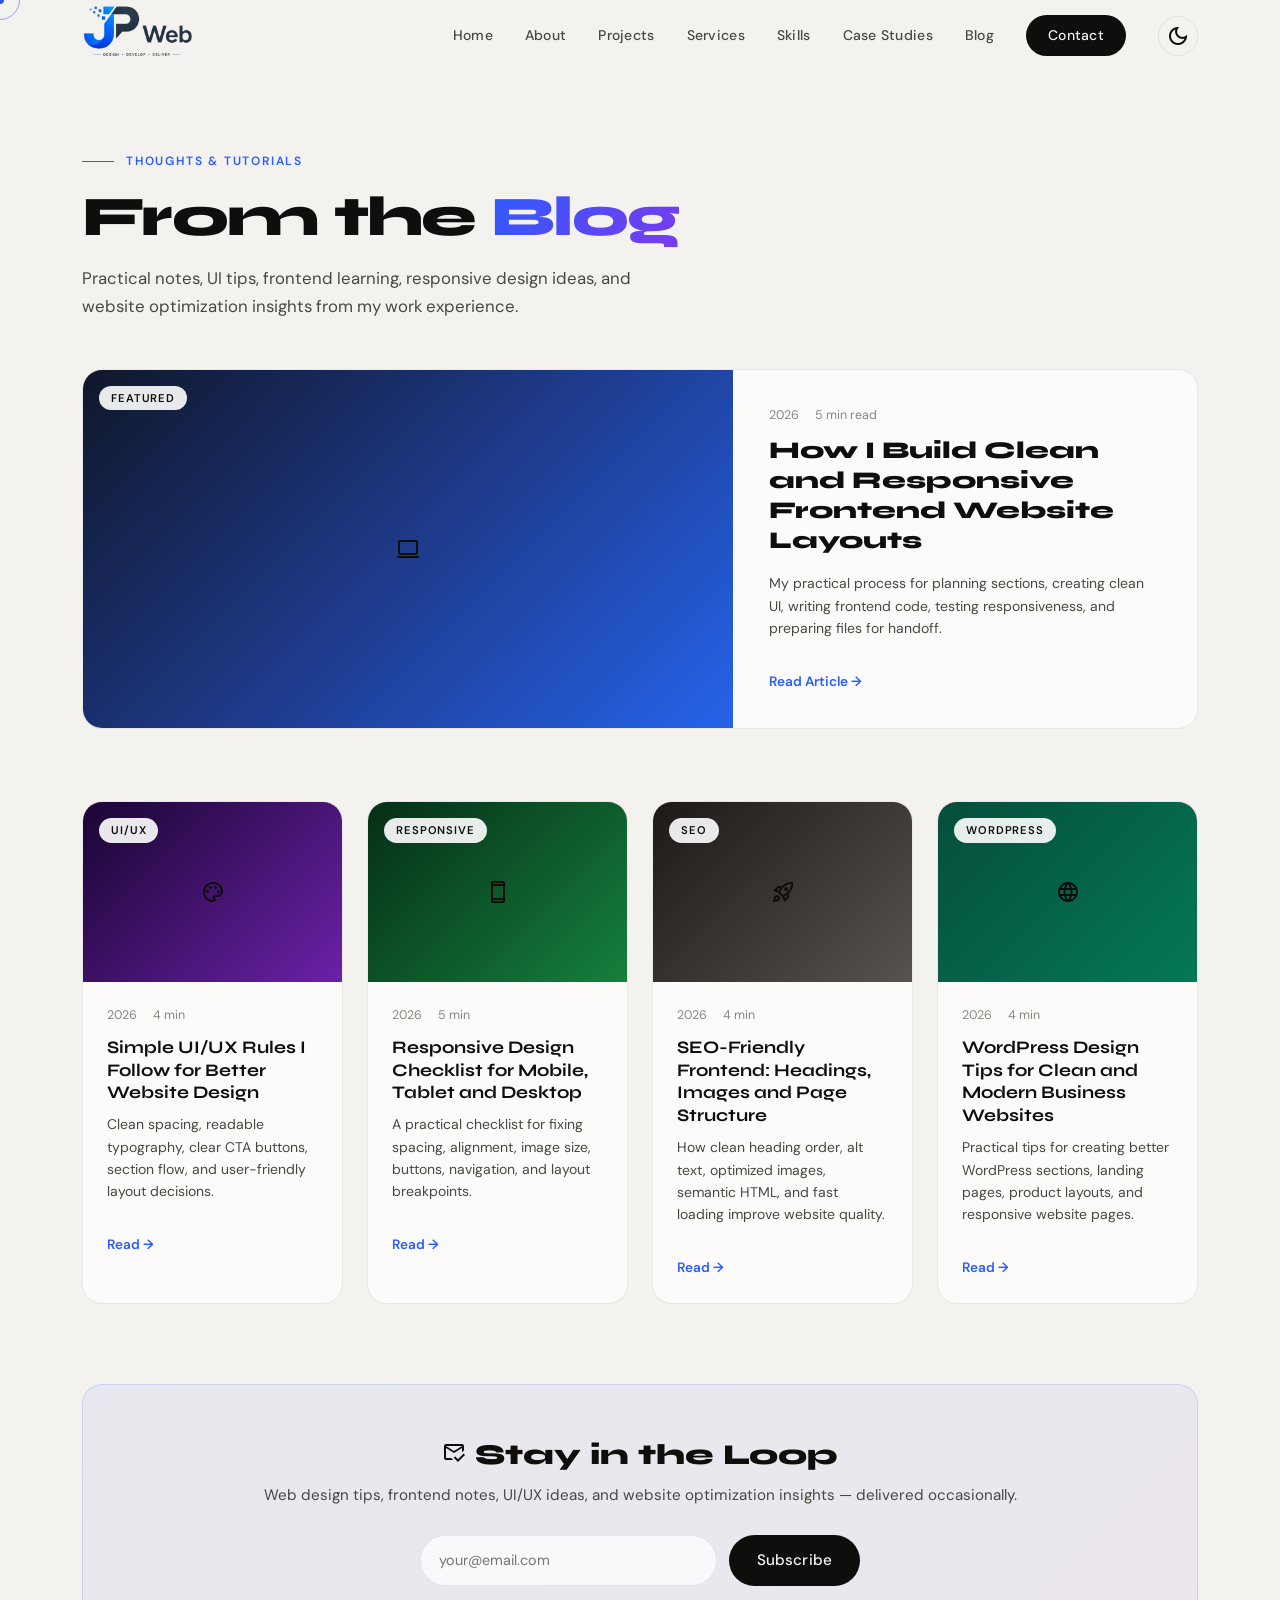
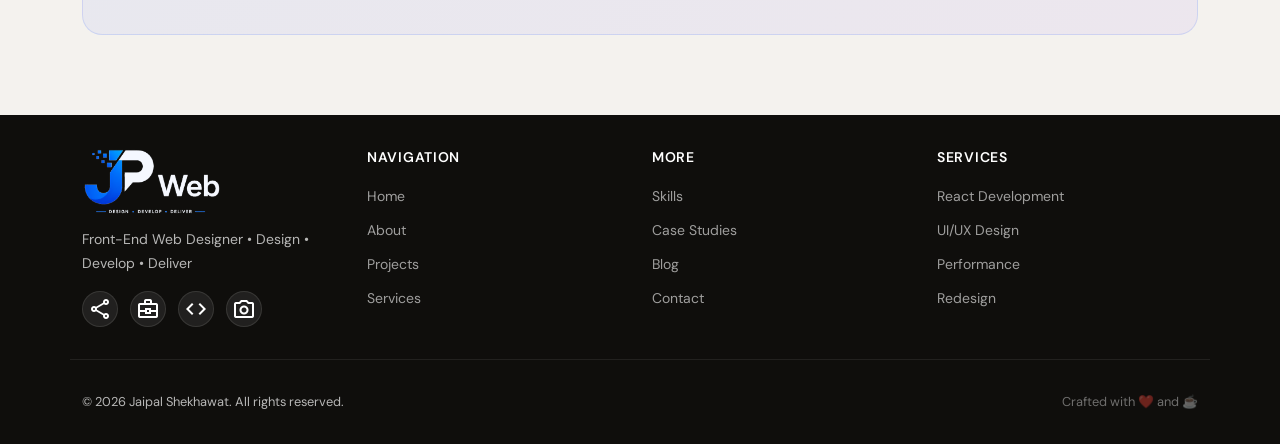
<file: blog.html>
<!DOCTYPE html>

<html lang="en">

<head>
  <meta charset="utf-8" />
  <meta content="width=device-width, initial-scale=1" name="viewport" />
  <title>Blog — Jaipal Shekhawat</title>


  <!-- PNG Favicons -->
  <link href="images/favicon-16x16.png" rel="icon" sizes="16x16" type="image/png" />
  <link href="images/favicon-32x32.png" rel="icon" sizes="32x32" type="image/png" />
  <!-- Apple iPhone -->
  <link href="images/apple-touch-icon.png" rel="apple-touch-icon" sizes="180x180" />
  <!-- Android / PWA -->
  <link href="images/android-chrome-192x192.png" rel="icon" sizes="192x192" type="image/png" />
  <link href="images/android-chrome-512x512.png" rel="icon" sizes="512x512" type="image/png" />


  <link href="https://fonts.googleapis.com" rel="preconnect" />
  <link
    href="https://fonts.googleapis.com/css2?family=Syne:wght@400;500;600;700;800&amp;family=DM+Sans:ital,wght@0,300;0,400;0,500;1,300&amp;display=swap"
    rel="stylesheet" />
  <link rel="stylesheet"
    href="https://fonts.googleapis.com/css2?family=Material+Symbols+Outlined:opsz,wght,FILL,GRAD@24,200,0,0">
  <link href="https://cdn.jsdelivr.net/npm/bootstrap@5.3.3/dist/css/bootstrap.min.css" rel="stylesheet" />
  <link href="css/style.css" rel="stylesheet" />
  <link href="css/responsive.css" rel="stylesheet" />
</head>

<body>


  <!-- CURSOR -->
  <div class="cursor">
    <div class="cursor-dot"></div>
    <div class="cursor-ring"></div>
  </div>

  <!-- SCROLL PROGRESS -->
  <div class="scroll-progress" id="scrollProgress"></div>

  <!-- MOBILE MENU -->
  <div class="mobile-menu" id="mobileMenu">
    <a href="index.html">Home</a>
    <a href="about.html">About</a>
    <a href="projects.html">Projects</a>
    <a href="services.html">Services</a>
    <a href="skills.html">Skills</a>
    <a href="case-studies.html">Case Studies</a>
    <a href="blog.html">Blog</a>
    <a href="contact.html">Contact</a>
  </div>

  <!-- NAV -->
  <nav id="mainNav" class="site-nav">
    <div class="container">
      <div class="row align-items-center">

        <div class="col-auto">
          <a class="nav-logo" href="index.html">
            <div class="nav-logo-dot">
              <img alt="JP Web" src="images/jp-logo.png" />
            </div>
          </a>
        </div>

        <div class="col d-none d-lg-flex justify-content-center">
          <div class="nav-links">
            <a href="index.html">Home</a>
            <a href="about.html">About</a>
            <a href="projects.html">Projects</a>
            <a href="services.html">Services</a>
            <a href="skills.html">Skills</a>
            <a href="case-studies.html">Case Studies</a>
            <a href="blog.html">Blog</a>
            <a class="nav-cta" href="contact.html">Contact</a>
          </div>
        </div>

        <div class="col-auto ms-auto d-flex align-items-center gap-2">
          <button class="nav-theme" onclick="toggleTheme()" title="Toggle theme">
            <i class="material-symbols-outlined" aria-hidden="true">light_mode</i>
          </button>

          <button class="hamburger d-flex d-lg-none" id="hamburger" onclick="toggleMobile()">
            <span></span>
            <span></span>
            <span></span>
          </button>
        </div>

      </div>
    </div>
  </nav>


  <!-- ==================== BLOG PAGE ==================== -->

  <!-- BLOG PAGE START -->
  <div class="page" id="page-blog">

    <!-- BLOG HERO / LISTING SECTION START -->
    <section class="section-pt section-pb">
      <div class="container">

        <!-- BLOG SECTION HEADING START -->
        <div class="mb-5">
          <div class="section-label">Thoughts &amp; tutorials</div>

          <h1 class="section-title">
            From the
            <span class="text-gradient">Blog</span>
          </h1>

          <p class="section-sub">
            Practical notes, UI tips, frontend learning, responsive design ideas, and
            website optimization insights from my work experience.
          </p>
        </div>
        <!-- BLOG SECTION HEADING END -->




        <!-- FEATURED BLOG CARD START -->
        <div class="blog-card reveal featured-blog-card mt-40">
          <div class="row g-0">

            <!-- FEATURED BLOG IMAGE COLUMN START -->
            <div class="col-12 col-lg-7">
              <div class="blog-thumb blog-thumb-featured blog-thumb-featured-blue h-100">
                <span class="blog-cat">Featured</span>
                <i class="material-symbols-outlined" aria-hidden="true">computer</i>
              </div>
            </div>
            <!-- FEATURED BLOG IMAGE COLUMN END -->

            <!-- FEATURED BLOG CONTENT COLUMN START -->
            <div class="col-12 col-lg-5">
              <div class="featured-blog-body">
                <div class="blog-meta">
                  <span class="blog-date">2026</span>
                  <span class="blog-read">5 min read</span>
                </div>

                <h2 class="featured-blog-title">
                  How I Build Clean and Responsive Frontend Website Layouts
                </h2>

                <p class="blog-excerpt">
                  My practical process for planning sections, creating clean UI, writing
                  frontend code, testing responsiveness, and preparing files for handoff.
                </p>

                <a class="blog-read-more" href="#">Read Article →</a>
              </div>
            </div>
            <!-- FEATURED BLOG CONTENT COLUMN END -->

          </div>
        </div>
        <!-- FEATURED BLOG CARD END -->


        <!-- BLOG GRID START -->
        <div class="blog-grid row g-4">

          <!-- BLOG CARD 01 START -->
          <div class="col-12 col-md-6 col-xl-3">
            <div class="blog-card reveal">
              <div class="blog-thumb blog-thumb-purple">
                <span class="blog-cat">UI/UX</span>
                <i class="material-symbols-outlined" aria-hidden="true">palette</i>
              </div>

              <div class="blog-body">
                <div class="blog-meta">
                  <span class="blog-date">2026</span>
                  <span class="blog-read">4 min</span>
                </div>

                <h3 class="blog-title">
                  Simple UI/UX Rules I Follow for Better Website Design
                </h3>

                <p class="blog-excerpt">
                  Clean spacing, readable typography, clear CTA buttons, section flow,
                  and user-friendly layout decisions.
                </p>

                <a class="blog-read-more" href="#">Read →</a>
              </div>
            </div>
          </div>
          <!-- BLOG CARD 01 END -->


          <!-- BLOG CARD 02 START -->
          <div class="col-12 col-md-6 col-xl-3">
            <div class="blog-card reveal">
              <div class="blog-thumb blog-thumb-green">
                <span class="blog-cat">Responsive</span>
                <i class="material-symbols-outlined" aria-hidden="true">smartphone</i>
              </div>

              <div class="blog-body">
                <div class="blog-meta">
                  <span class="blog-date">2026</span>
                  <span class="blog-read">5 min</span>
                </div>

                <h3 class="blog-title">
                  Responsive Design Checklist for Mobile, Tablet and Desktop
                </h3>

                <p class="blog-excerpt">
                  A practical checklist for fixing spacing, alignment, image size,
                  buttons, navigation, and layout breakpoints.
                </p>

                <a class="blog-read-more" href="#">Read →</a>
              </div>
            </div>
          </div>
          <!-- BLOG CARD 02 END -->


          <!-- BLOG CARD 03 START -->
          <div class="col-12 col-md-6 col-xl-3">
            <div class="blog-card reveal">
              <div class="blog-thumb blog-thumb-stone">
                <span class="blog-cat">SEO</span>
                <i class="material-symbols-outlined" aria-hidden="true">rocket_launch</i>
              </div>

              <div class="blog-body">
                <div class="blog-meta">
                  <span class="blog-date">2026</span>
                  <span class="blog-read">4 min</span>
                </div>

                <h3 class="blog-title">
                  SEO-Friendly Frontend: Headings, Images and Page Structure
                </h3>

                <p class="blog-excerpt">
                  How clean heading order, alt text, optimized images, semantic HTML,
                  and fast loading improve website quality.
                </p>

                <a class="blog-read-more" href="#">Read →</a>
              </div>
            </div>
          </div>
          <!-- BLOG CARD 03 END -->


          <!-- BLOG CARD 04 START -->
          <div class="col-12 col-md-6 col-xl-3">
            <div class="blog-card reveal">
              <div class="blog-thumb blog-thumb-emerald">
                <span class="blog-cat">WordPress</span>
                <i class="material-symbols-outlined" aria-hidden="true">language</i>
              </div>

              <div class="blog-body">
                <div class="blog-meta">
                  <span class="blog-date">2026</span>
                  <span class="blog-read">4 min</span>
                </div>

                <h3 class="blog-title">
                  WordPress Design Tips for Clean and Modern Business Websites
                </h3>

                <p class="blog-excerpt">
                  Practical tips for creating better WordPress sections, landing pages,
                  product layouts, and responsive website pages.
                </p>

                <a class="blog-read-more" href="#">Read →</a>
              </div>
            </div>
          </div>
          <!-- BLOG CARD 04 END -->

        </div>
        <!-- BLOG GRID END -->


        <!-- NEWSLETTER SECTION START -->
        <div class="newsletter reveal">

          <div class="newsletter-title">
            <i class="material-symbols-outlined" aria-hidden="true">mark_email_read</i>
            Stay in the Loop
          </div>

          <p class="newsletter-sub">
            Web design tips, frontend notes, UI/UX ideas, and website optimization
            insights — delivered occasionally.
          </p>

          <!-- NEWSLETTER FORM START -->
          <div class="newsletter-form">
            <input placeholder="your@email.com" type="email" />

            <button class="btn btn-primary white-space-nowrap" onclick="alert('Subscribed! 🎉')">
              Subscribe
            </button>
          </div>
          <!-- NEWSLETTER FORM END -->

        </div>
        <!-- NEWSLETTER SECTION END -->

      </div>
    </section>
    <!-- BLOG HERO / LISTING SECTION END -->

  </div>
  <!-- BLOG PAGE END -->

  <!-- FOOTER (shown on all pages via JS) -->
  <footer id="siteFooter">

    <div class="container">
      <div class="footer-top row">
        <div class="col-12 col-md-6 col-xl-3">
          <div class="footer-brand"><a href="index.html"> <img alt="JP Web" src="images/jp-logo-footer.png" /> </a>
          </div>
          <p class="footer-desc">Front-End Web Designer • Design • Develop • Deliver</p>
          <div class="footer-socials mt-24">
            <a class="social-icon" href="#">
              <i class="material-symbols-outlined" aria-hidden="true">share</i>
            </a>
            <a class="social-icon" href="#">
              <i class="material-symbols-outlined" aria-hidden="true">business_center</i>
            </a>
            <a class="social-icon" href="#">
              <i class="material-symbols-outlined" aria-hidden="true">code</i>
            </a>
            <a class="social-icon" href="#">
              <i class="material-symbols-outlined" aria-hidden="true">photo_camera</i>
            </a>
          </div>
        </div>
        <div class="col-12 col-md-6 col-xl-3">
          <div class="footer-col-title">Navigation</div>
          <ul class="footer-links">
            <li><a href="index.html">Home</a></li>
            <li><a href="about.html">About</a></li>
            <li><a href="projects.html">Projects</a></li>
            <li><a href="services.html">Services</a></li>
          </ul>
        </div>
        <div class="col-12 col-md-6 col-xl-3">
          <div class="footer-col-title">More</div>
          <ul class="footer-links">
            <li><a href="skills.html">Skills</a></li>
            <li><a href="case-studies.html">Case Studies</a></li>
            <li><a href="blog.html">Blog</a></li>
            <li><a href="contact.html">Contact</a></li>
          </ul>
        </div>
        <div class="col-12 col-md-6 col-xl-3">
          <div class="footer-col-title">Services</div>
          <ul class="footer-links">
            <li><a href="#">React Development</a></li>
            <li><a href="#">UI/UX Design</a></li>
            <li><a href="#">Performance</a></li>
            <li><a href="#">Redesign</a></li>
          </ul>
        </div>
      </div>
    </div>


    <div class="footer-bottom">
      <div class="container">
        <div class="row align-items-center ">

          <div class="col-12 col-md-6 text-center text-md-start">
            <span>© 2026 Jaipal Shekhawat. All rights reserved.</span>
          </div>

          <div class="col-12 col-md-6 text-center text-md-end">
            <span class="footer-muted">Crafted with ❤️ and ☕</span>
          </div>

        </div>
      </div>
    </div>

  </footer>
  <script defer="True" src="https://cdn.jsdelivr.net/npm/bootstrap@5.3.3/dist/js/bootstrap.bundle.min.js"></script>
  <script defer="" src="js/data.js"></script>
  <script defer="" src="js/projects.js"></script>
  <script defer="" src="js/skills.js"></script>
  <script defer="" src="js/theme.js"></script>
  <script defer="" src="js/menu.js"></script>
  <script defer="" src="js/faq.js"></script>
  <script defer="" src="js/form.js"></script>
  <script defer="" src="js/animations.js"></script>
  <script defer="" src="js/main.js"></script>
</body>

</html>
</file>
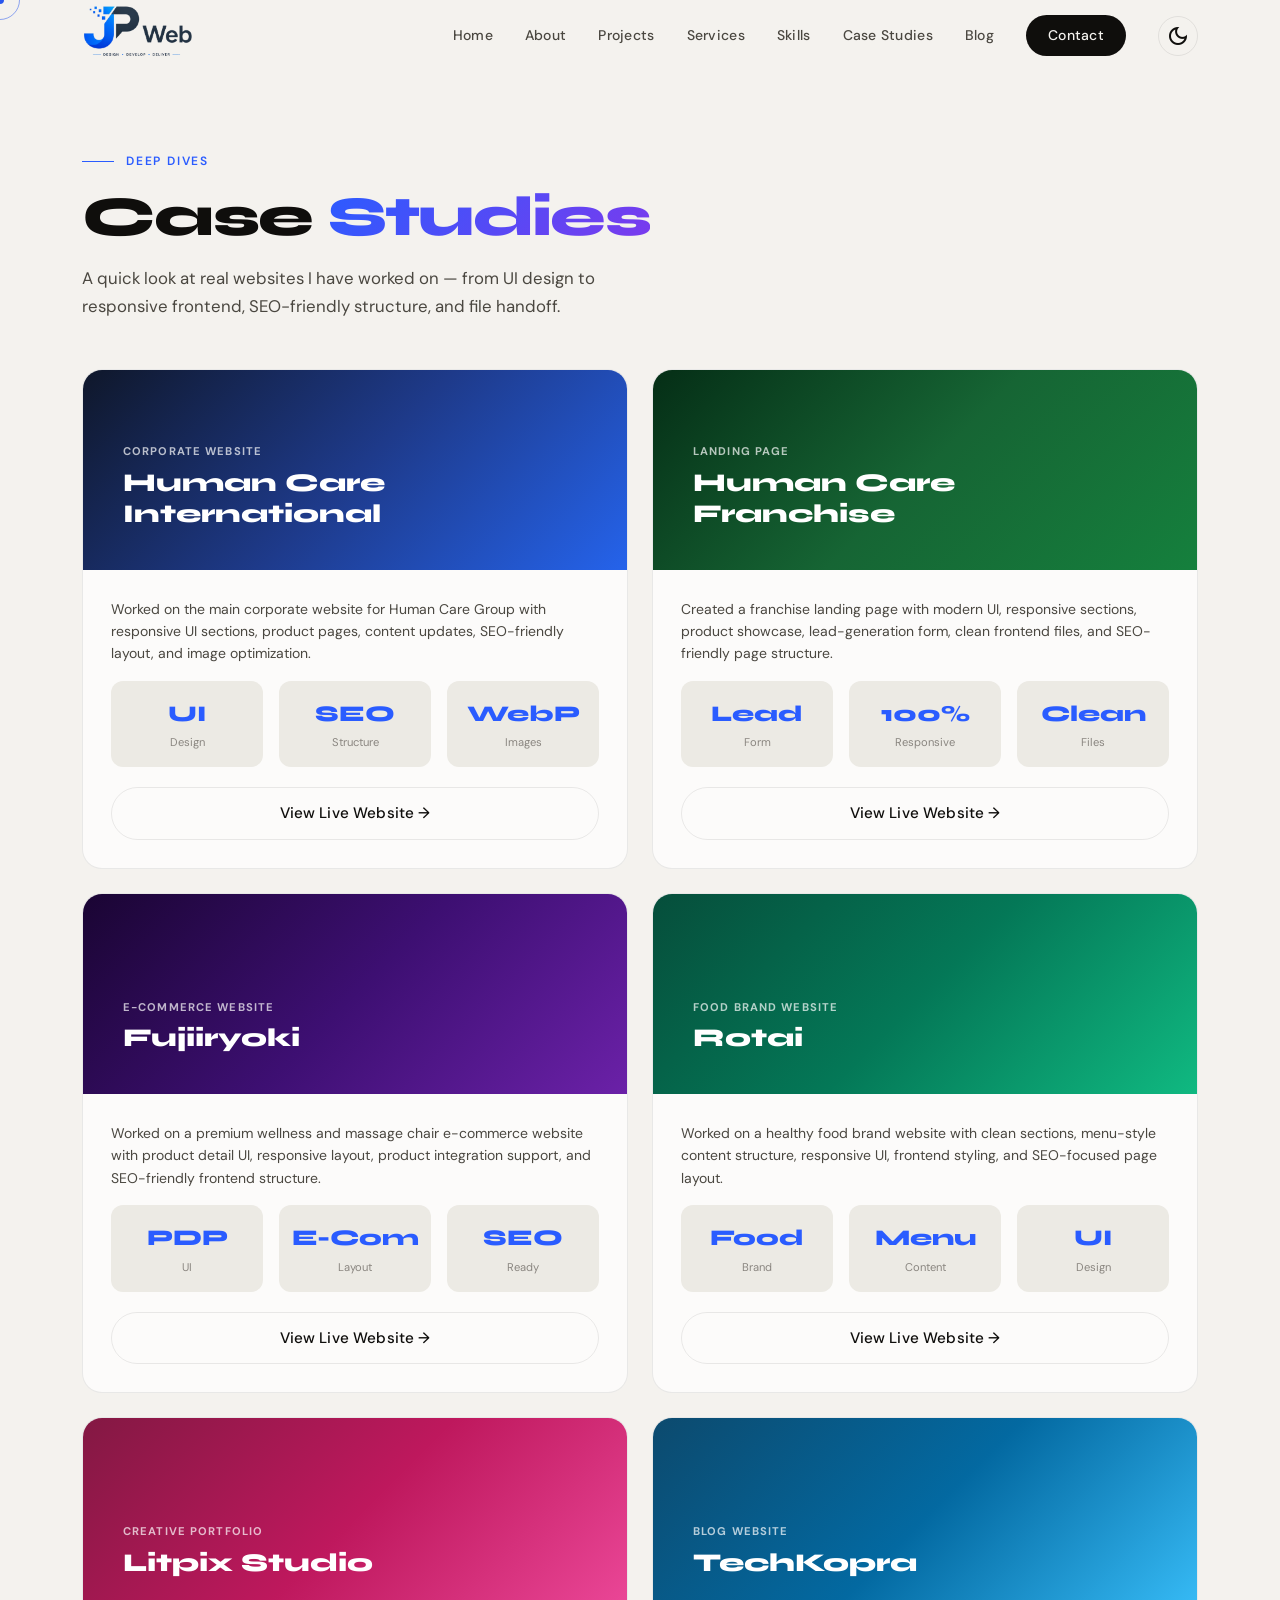
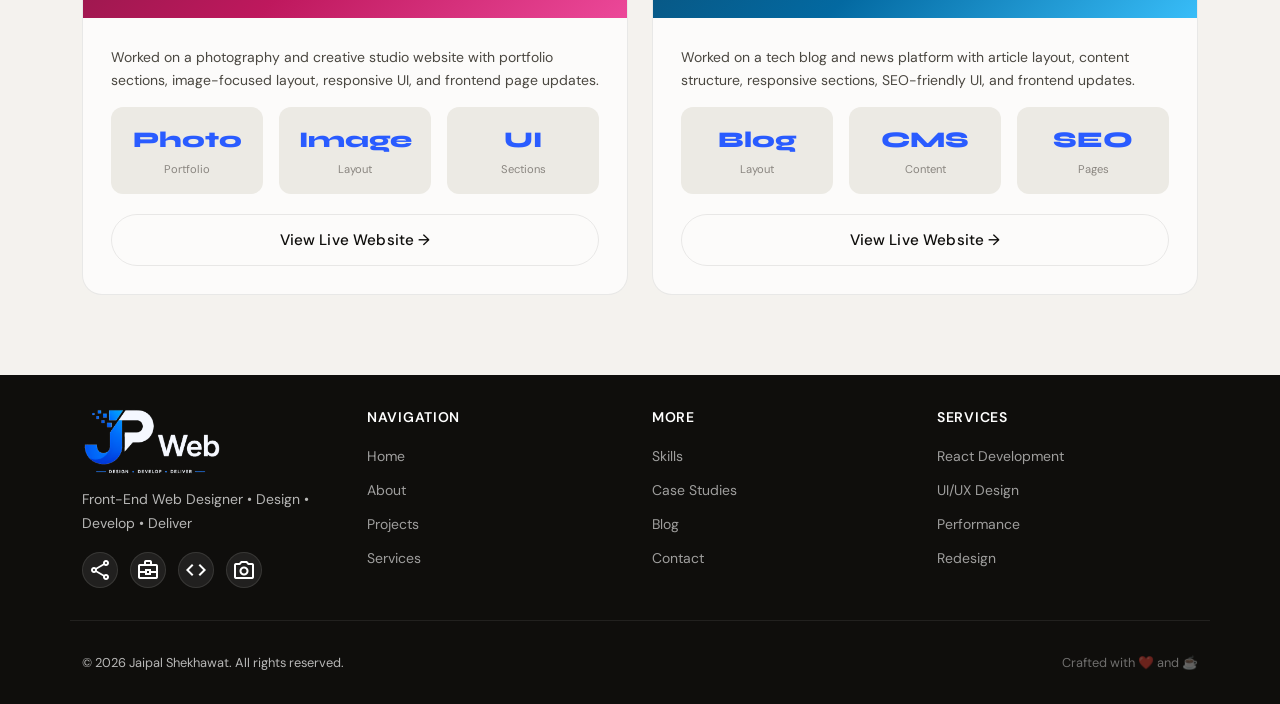
<file: case-studies.html>
<!DOCTYPE html>

<html lang="en">

<head>
  <meta charset="utf-8" />
  <meta content="width=device-width, initial-scale=1" name="viewport" />
  <title>Case Studies — Jaipal Shekhawat</title>



  <!-- PNG Favicons -->
  <link href="images/favicon-16x16.png" rel="icon" sizes="16x16" type="image/png" />
  <link href="images/favicon-32x32.png" rel="icon" sizes="32x32" type="image/png" />
  <!-- Apple iPhone -->
  <link href="images/apple-touch-icon.png" rel="apple-touch-icon" sizes="180x180" />
  <!-- Android / PWA -->
  <link href="images/android-chrome-192x192.png" rel="icon" sizes="192x192" type="image/png" />
  <link href="images/android-chrome-512x512.png" rel="icon" sizes="512x512" type="image/png" />

  <link href="https://fonts.googleapis.com" rel="preconnect" />
  <link
    href="https://fonts.googleapis.com/css2?family=Syne:wght@400;500;600;700;800&amp;family=DM+Sans:ital,wght@0,300;0,400;0,500;1,300&amp;display=swap"
    rel="stylesheet" />
  <link rel="stylesheet"
    href="https://fonts.googleapis.com/css2?family=Material+Symbols+Outlined:opsz,wght,FILL,GRAD@24,200,0,0">
  <link href="https://cdn.jsdelivr.net/npm/bootstrap@5.3.3/dist/css/bootstrap.min.css" rel="stylesheet" />
  <link href="css/style.css" rel="stylesheet" />
  <link href="css/responsive.css" rel="stylesheet" />
</head>

<body>


  <!-- CURSOR -->
  <div class="cursor">
    <div class="cursor-dot"></div>
    <div class="cursor-ring"></div>
  </div>

  <!-- SCROLL PROGRESS -->
  <div class="scroll-progress" id="scrollProgress"></div>

  <!-- MOBILE MENU -->
  <div class="mobile-menu" id="mobileMenu">
    <a href="index.html">Home</a>
    <a href="about.html">About</a>
    <a href="projects.html">Projects</a>
    <a href="services.html">Services</a>
    <a href="skills.html">Skills</a>
    <a href="case-studies.html">Case Studies</a>
    <a href="blog.html">Blog</a>
    <a href="contact.html">Contact</a>
  </div>

  <!-- NAV -->
  <nav id="mainNav" class="site-nav">
    <div class="container">
      <div class="row align-items-center">

        <div class="col-auto">
          <a class="nav-logo" href="index.html">
            <div class="nav-logo-dot">
              <img alt="JP Web" src="images/jp-logo.png" />
            </div>
          </a>
        </div>

        <div class="col d-none d-lg-flex justify-content-center">
          <div class="nav-links">
            <a href="index.html">Home</a>
            <a href="about.html">About</a>
            <a href="projects.html">Projects</a>
            <a href="services.html">Services</a>
            <a href="skills.html">Skills</a>
            <a href="case-studies.html">Case Studies</a>
            <a href="blog.html">Blog</a>
            <a class="nav-cta" href="contact.html">Contact</a>
          </div>
        </div>

        <div class="col-auto ms-auto d-flex align-items-center gap-2">
          <button class="nav-theme" onclick="toggleTheme()" title="Toggle theme">
            <i class="material-symbols-outlined" aria-hidden="true">light_mode</i>
          </button>

          <button class="hamburger d-flex d-lg-none" id="hamburger" onclick="toggleMobile()">
            <span></span>
            <span></span>
            <span></span>
          </button>
        </div>

      </div>
    </div>
  </nav>


  <!-- ==================== CASE STUDIES PAGE ==================== -->

  <!-- CASE STUDIES PAGE START -->
  <div class="page" id="page-case-studies">

    <!-- CASE STUDIES SECTION START -->
    <section class="section-pt section-pb">
      <div class="container">

        <!-- CASE STUDIES SECTION HEADING START -->
        <div class="mb-5">
          <div class="section-label">Deep dives</div>

          <h1 class="section-title">
            Case
            <span class="text-gradient">Studies</span>
          </h1>

          <p class="section-sub">
            A quick look at real websites I have worked on — from UI design to responsive
            frontend, SEO-friendly structure, and file handoff.
          </p>
        </div>
        <!-- CASE STUDIES SECTION HEADING END -->


        <!-- CASE STUDIES GRID START -->
        <div class=" row g-4 ">

          <!-- CASE STUDY CARD 01 START -->
          <div class="col-12 col-md-6">
            <div class="case-card reveal">
              <div class="case-header case-header-blue">
                <div class="case-meta">
                  <div class="case-tag">Corporate Website</div>
                  <div class="case-title-big">Human Care International</div>
                </div>
              </div>

              <div class="case-body">
                <p class="case-description">
                  Worked on the main corporate website for Human Care Group with responsive
                  UI sections, product pages, content updates, SEO-friendly layout, and
                  image optimization.
                </p>

                <div class="case-metrics">
                  <div class="case-metric">
                    <div class="case-metric-val">UI</div>
                    <div class="case-metric-label">Design</div>
                  </div>

                  <div class="case-metric">
                    <div class="case-metric-val">SEO</div>
                    <div class="case-metric-label">Structure</div>
                  </div>

                  <div class="case-metric">
                    <div class="case-metric-val">WebP</div>
                    <div class="case-metric-label">Images</div>
                  </div>
                </div>

                <a class="btn btn-outline btn-full-center" href="https://humancarei.com/" rel="noopener noreferrer"
                  target="_blank">
                  View Live Website →
                </a>
              </div>
            </div>
          </div>
          <!-- CASE STUDY CARD 01 END -->


          <!-- CASE STUDY CARD 02 START -->
          <div class="col-12 col-md-6">
            <div class="case-card reveal">
              <div class="case-header case-header-green">
                <div class="case-meta">
                  <div class="case-tag">Landing Page</div>
                  <div class="case-title-big">Human Care Franchise</div>
                </div>
              </div>

              <div class="case-body">
                <p class="case-description">
                  Created a franchise landing page with modern UI, responsive sections,
                  product showcase, lead-generation form, clean frontend files, and
                  SEO-friendly page structure.
                </p>

                <div class="case-metrics">
                  <div class="case-metric">
                    <div class="case-metric-val">Lead</div>
                    <div class="case-metric-label">Form</div>
                  </div>

                  <div class="case-metric">
                    <div class="case-metric-val">100%</div>
                    <div class="case-metric-label">Responsive</div>
                  </div>

                  <div class="case-metric">
                    <div class="case-metric-val">Clean</div>
                    <div class="case-metric-label">Files</div>
                  </div>
                </div>

                <a class="btn btn-outline btn-full-center" href="https://franchise.humancarei.com/"
                  rel="noopener noreferrer" target="_blank">
                  View Live Website →
                </a>
              </div>
            </div>
          </div>
          <!-- CASE STUDY CARD 02 END -->


          <!-- CASE STUDY CARD 03 START -->
          <div class="col-12 col-md-6">
            <div class="case-card reveal">
              <div class="case-header case-header-purple">
                <div class="case-meta">
                  <div class="case-tag">E-Commerce Website</div>
                  <div class="case-title-big">Fujiiryoki</div>
                </div>
              </div>

              <div class="case-body">
                <p class="case-description">
                  Worked on a premium wellness and massage chair e-commerce website with
                  product detail UI, responsive layout, product integration support,
                  and SEO-friendly frontend structure.
                </p>

                <div class="case-metrics">
                  <div class="case-metric">
                    <div class="case-metric-val">PDP</div>
                    <div class="case-metric-label">UI</div>
                  </div>

                  <div class="case-metric">
                    <div class="case-metric-val">E-Com</div>
                    <div class="case-metric-label">Layout</div>
                  </div>

                  <div class="case-metric">
                    <div class="case-metric-val">SEO</div>
                    <div class="case-metric-label">Ready</div>
                  </div>
                </div>

                <a class="btn btn-outline btn-full-center" href="https://fujiiryoki.co.in/" rel="noopener noreferrer"
                  target="_blank">
                  View Live Website →
                </a>
              </div>
            </div>
          </div>
          <!-- CASE STUDY CARD 03 END -->


          <!-- CASE STUDY CARD 04 START -->
          <div class="col-12 col-md-6">
            <div class="case-card reveal">
              <div class="case-header case-header-emerald">
                <div class="case-meta">
                  <div class="case-tag">Food Brand Website</div>
                  <div class="case-title-big">Rotai</div>
                </div>
              </div>

              <div class="case-body">
                <p class="case-description">
                  Worked on a healthy food brand website with clean sections, menu-style
                  content structure, responsive UI, frontend styling, and SEO-focused
                  page layout.
                </p>

                <div class="case-metrics">
                  <div class="case-metric">
                    <div class="case-metric-val">Food</div>
                    <div class="case-metric-label">Brand</div>
                  </div>

                  <div class="case-metric">
                    <div class="case-metric-val">Menu</div>
                    <div class="case-metric-label">Content</div>
                  </div>

                  <div class="case-metric">
                    <div class="case-metric-val">UI</div>
                    <div class="case-metric-label">Design</div>
                  </div>
                </div>

                <a class="btn btn-outline btn-full-center" href="https://rotai.in/" rel="noopener noreferrer"
                  target="_blank">
                  View Live Website →
                </a>
              </div>
            </div>
          </div>
          <!-- CASE STUDY CARD 04 END -->


          <!-- CASE STUDY CARD 05 START -->
          <div class="col-12 col-md-6">
            <div class="case-card reveal">
              <div class="case-header case-header-pink">
                <div class="case-meta">
                  <div class="case-tag">Creative Portfolio</div>
                  <div class="case-title-big">Litpix Studio</div>
                </div>
              </div>

              <div class="case-body">
                <p class="case-description">
                  Worked on a photography and creative studio website with portfolio
                  sections, image-focused layout, responsive UI, and frontend page updates.
                </p>

                <div class="case-metrics">
                  <div class="case-metric">
                    <div class="case-metric-val">Photo</div>
                    <div class="case-metric-label">Portfolio</div>
                  </div>

                  <div class="case-metric">
                    <div class="case-metric-val">Image</div>
                    <div class="case-metric-label">Layout</div>
                  </div>

                  <div class="case-metric">
                    <div class="case-metric-val">UI</div>
                    <div class="case-metric-label">Sections</div>
                  </div>
                </div>

                <a class="btn btn-outline btn-full-center" href="https://litpixstudio.in/" rel="noopener noreferrer"
                  target="_blank">
                  View Live Website →
                </a>
              </div>
            </div>
          </div>
          <!-- CASE STUDY CARD 05 END -->


          <!-- CASE STUDY CARD 06 START -->
          <div class="col-12 col-md-6">
            <div class="case-card reveal">
              <div class="case-header case-header-sky">
                <div class="case-meta">
                  <div class="case-tag">Blog Website</div>
                  <div class="case-title-big">TechKopra</div>
                </div>
              </div>

              <div class="case-body">
                <p class="case-description">
                  Worked on a tech blog and news platform with article layout, content
                  structure, responsive sections, SEO-friendly UI, and frontend updates.
                </p>

                <div class="case-metrics">
                  <div class="case-metric">
                    <div class="case-metric-val">Blog</div>
                    <div class="case-metric-label">Layout</div>
                  </div>

                  <div class="case-metric">
                    <div class="case-metric-val">CMS</div>
                    <div class="case-metric-label">Content</div>
                  </div>

                  <div class="case-metric">
                    <div class="case-metric-val">SEO</div>
                    <div class="case-metric-label">Pages</div>
                  </div>
                </div>

                <a class="btn btn-outline btn-full-center" href="https://techkopra.com/" rel="noopener noreferrer"
                  target="_blank">
                  View Live Website →
                </a>
              </div>
            </div>
          </div>
          <!-- CASE STUDY CARD 06 END -->

        </div>
        <!-- CASE STUDIES GRID END -->

      </div>
    </section>
    <!-- CASE STUDIES SECTION END -->

  </div>
  <!-- CASE STUDIES PAGE END -->


  <!-- FOOTER (shown on all pages via JS) -->
  <footer id="siteFooter">

    <div class="container">
      <div class="footer-top row">
        <div class="col-12 col-md-6 col-xl-3">
          <div class="footer-brand"><a href="index.html"> <img alt="JP Web" src="images/jp-logo-footer.png" /> </a>
          </div>
          <p class="footer-desc">Front-End Web Designer • Design • Develop • Deliver</p>
          <div class="footer-socials mt-24">
            <a class="social-icon" href="#">
              <i class="material-symbols-outlined" aria-hidden="true">share</i>
            </a>
            <a class="social-icon" href="#">
              <i class="material-symbols-outlined" aria-hidden="true">business_center</i>
            </a>
            <a class="social-icon" href="#">
              <i class="material-symbols-outlined" aria-hidden="true">code</i>
            </a>
            <a class="social-icon" href="#">
              <i class="material-symbols-outlined" aria-hidden="true">photo_camera</i>
            </a>
          </div>
        </div>
        <div class="col-12 col-md-6 col-xl-3">
          <div class="footer-col-title">Navigation</div>
          <ul class="footer-links">
            <li><a href="index.html">Home</a></li>
            <li><a href="about.html">About</a></li>
            <li><a href="projects.html">Projects</a></li>
            <li><a href="services.html">Services</a></li>
          </ul>
        </div>
        <div class="col-12 col-md-6 col-xl-3">
          <div class="footer-col-title">More</div>
          <ul class="footer-links">
            <li><a href="skills.html">Skills</a></li>
            <li><a href="case-studies.html">Case Studies</a></li>
            <li><a href="blog.html">Blog</a></li>
            <li><a href="contact.html">Contact</a></li>
          </ul>
        </div>
        <div class="col-12 col-md-6 col-xl-3">
          <div class="footer-col-title">Services</div>
          <ul class="footer-links">
            <li><a href="#">React Development</a></li>
            <li><a href="#">UI/UX Design</a></li>
            <li><a href="#">Performance</a></li>
            <li><a href="#">Redesign</a></li>
          </ul>
        </div>
      </div>
    </div>


    <div class="footer-bottom">
      <div class="container">
        <div class="row align-items-center ">

          <div class="col-12 col-md-6 text-center text-md-start">
            <span>© 2026 Jaipal Shekhawat. All rights reserved.</span>
          </div>

          <div class="col-12 col-md-6 text-center text-md-end">
            <span class="footer-muted">Crafted with ❤️ and ☕</span>
          </div>

        </div>
      </div>
    </div>

  </footer>
  <script defer="True" src="https://cdn.jsdelivr.net/npm/bootstrap@5.3.3/dist/js/bootstrap.bundle.min.js"></script>
  <script defer="" src="js/data.js"></script>
  <script defer="" src="js/projects.js"></script>
  <script defer="" src="js/skills.js"></script>
  <script defer="" src="js/theme.js"></script>
  <script defer="" src="js/menu.js"></script>
  <script defer="" src="js/faq.js"></script>
  <script defer="" src="js/form.js"></script>
  <script defer="" src="js/animations.js"></script>
  <script defer="" src="js/main.js"></script>
</body>

</html>
</file>
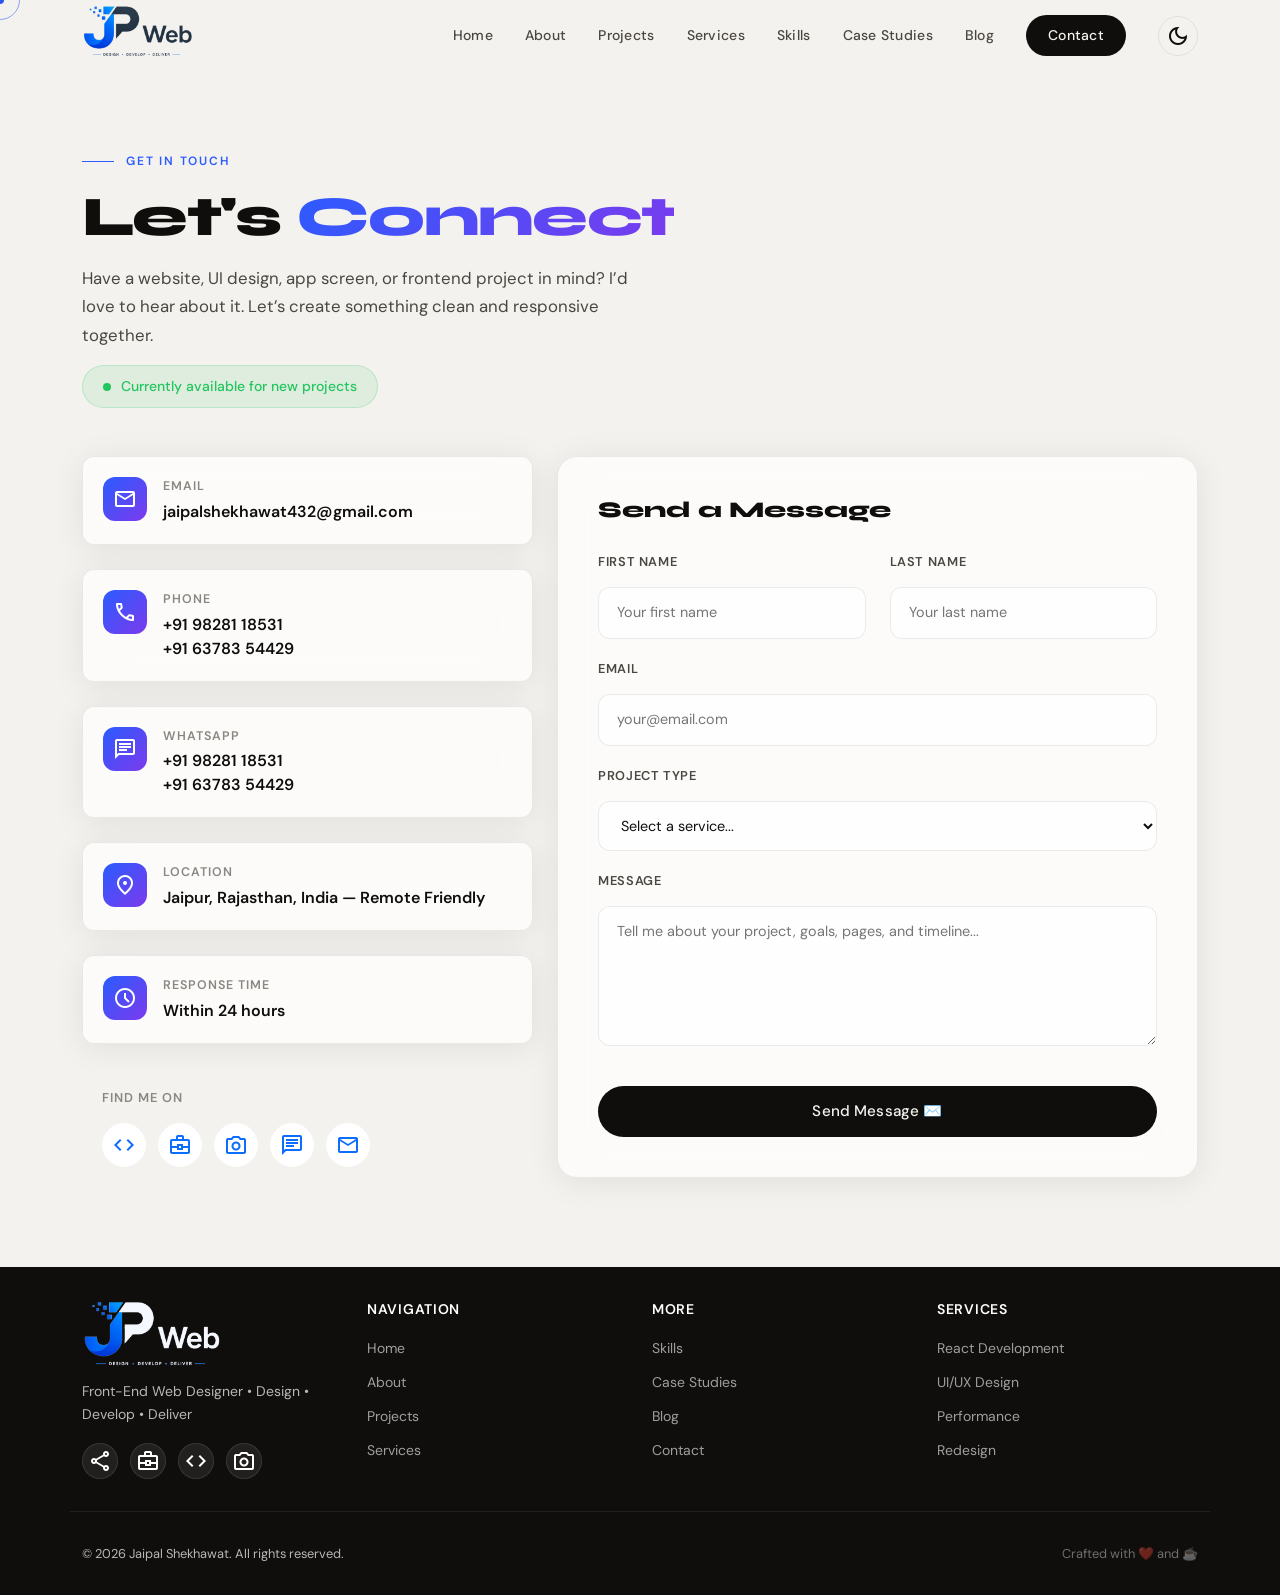
<file: contact.html>
<!DOCTYPE html>

<html lang="en">

<head>
  <meta charset="utf-8" />
  <meta content="width=device-width, initial-scale=1" name="viewport" />
  <title>Contact — Jaipal Shekhawat</title>


  <!-- PNG Favicons -->
  <link href="images/favicon-16x16.png" rel="icon" sizes="16x16" type="image/png" />
  <link href="images/favicon-32x32.png" rel="icon" sizes="32x32" type="image/png" />
  <!-- Apple iPhone -->
  <link href="images/apple-touch-icon.png" rel="apple-touch-icon" sizes="180x180" />
  <!-- Android / PWA -->
  <link href="images/android-chrome-192x192.png" rel="icon" sizes="192x192" type="image/png" />
  <link href="images/android-chrome-512x512.png" rel="icon" sizes="512x512" type="image/png" />


  <link href="https://fonts.googleapis.com" rel="preconnect" />
  <link
    href="https://fonts.googleapis.com/css2?family=Syne:wght@400;500;600;700;800&amp;family=DM+Sans:ital,wght@0,300;0,400;0,500;1,300&amp;display=swap"
    rel="stylesheet" />
  <link rel="stylesheet"
    href="https://fonts.googleapis.com/css2?family=Material+Symbols+Outlined:opsz,wght,FILL,GRAD@24,200,0,0">
  <link href="https://cdn.jsdelivr.net/npm/bootstrap@5.3.3/dist/css/bootstrap.min.css" rel="stylesheet" />
  <link href="css/style.css" rel="stylesheet" />
  <link href="css/responsive.css" rel="stylesheet" />
</head>

<body>


  <!-- CURSOR -->
  <div class="cursor">
    <div class="cursor-dot"></div>
    <div class="cursor-ring"></div>
  </div>

  <!-- SCROLL PROGRESS -->
  <div class="scroll-progress" id="scrollProgress"></div>

  <!-- MOBILE MENU -->
  <div class="mobile-menu" id="mobileMenu">
    <a href="index.html">Home</a>
    <a href="about.html">About</a>
    <a href="projects.html">Projects</a>
    <a href="services.html">Services</a>
    <a href="skills.html">Skills</a>
    <a href="case-studies.html">Case Studies</a>
    <a href="blog.html">Blog</a>
    <a href="contact.html">Contact</a>
  </div>

  <!-- NAV -->
  <nav id="mainNav" class="site-nav">
    <div class="container">
      <div class="row align-items-center">

        <div class="col-auto">
          <a class="nav-logo" href="index.html">
            <div class="nav-logo-dot">
              <img alt="JP Web" src="images/jp-logo.png" />
            </div>
          </a>
        </div>

        <div class="col d-none d-lg-flex justify-content-center">
          <div class="nav-links">
            <a href="index.html">Home</a>
            <a href="about.html">About</a>
            <a href="projects.html">Projects</a>
            <a href="services.html">Services</a>
            <a href="skills.html">Skills</a>
            <a href="case-studies.html">Case Studies</a>
            <a href="blog.html">Blog</a>
            <a class="nav-cta" href="contact.html">Contact</a>
          </div>
        </div>

        <div class="col-auto ms-auto d-flex align-items-center gap-2">
          <button class="nav-theme" onclick="toggleTheme()" title="Toggle theme">
            <i class="material-symbols-outlined" aria-hidden="true">light_mode</i>
          </button>

          <button class="hamburger d-flex d-lg-none" id="hamburger" onclick="toggleMobile()">
            <span></span>
            <span></span>
            <span></span>
          </button>
        </div>

      </div>
    </div>
  </nav>


  <!-- ==================== CONTACT PAGE ==================== -->

  <!-- CONTACT PAGE START -->
  <div class="page" id="page-contact">

    <!-- CONTACT SECTION START -->
    <section class="section-pt section-pb">
      <div class="container">

        <!-- CONTACT SECTION HEADING START -->
        <div class="mb-5">
          <div class="section-label">Get in touch</div>

          <h1 class="section-title">
            Let's
            <span class="text-gradient">Connect</span>
          </h1>

          <p class="section-sub">
            Have a website, UI design, app screen, or frontend project in mind?
            I’d love to hear about it. Let’s create something clean and responsive together.
          </p>

          <div class="availability">
            <div class="avail-dot"></div>
            Currently available for new projects
          </div>
        </div>
        <!-- CONTACT SECTION HEADING END -->


        <!-- CONTACT GRID START -->
        <div class=" row g-4">

          <!-- CONTACT INFO COLUMN START -->
          <div class="col-12 col-lg-5">
            <div class="contact-info">

              <!-- CONTACT EMAIL ITEM START -->
              <div class="contact-item glass reveal">
                <div class="contact-item-icon">
                  <i class="material-symbols-outlined" aria-hidden="true">mail</i>
                </div>

                <div>
                  <div class="contact-item-label">Email</div>
                  <div class="contact-item-val">
                    <a class="link-inherit" href="mailto:jaipalshekhawat432@gmail.com">
                      jaipalshekhawat432@gmail.com
                    </a>
                  </div>
                </div>
              </div>
              <!-- CONTACT EMAIL ITEM END -->


              <!-- CONTACT PHONE ITEM START -->
              <div class="contact-item glass reveal">
                <div class="contact-item-icon">
                  <i class="material-symbols-outlined" aria-hidden="true">call</i>
                </div>

                <div>
                  <div class="contact-item-label">Phone</div>

                  <div class="contact-item-val">
                    <a class="link-inherit" href="tel:+919828118531">
                      +91 98281 18531
                    </a>
                  </div>

                  <div class="contact-item-val mt-4-custom">
                    <a class="link-inherit" href="tel:+916378354429">
                      +91 63783 54429
                    </a>
                  </div>
                </div>
              </div>
              <!-- CONTACT PHONE ITEM END -->


              <!-- CONTACT WHATSAPP ITEM START -->
              <div class="contact-item glass reveal">
                <div class="contact-item-icon">
                  <i class="material-symbols-outlined" aria-hidden="true">chat</i>
                </div>

                <div>
                  <div class="contact-item-label">WhatsApp</div>

                  <div class="contact-item-val">
                    <a class="link-inherit" href="https://wa.me/919828118531" rel="noopener noreferrer" target="_blank">
                      +91 98281 18531
                    </a>
                  </div>

                  <div class="contact-item-val mt-4-custom">
                    <a class="link-inherit" href="https://wa.me/916378354429" rel="noopener noreferrer" target="_blank">
                      +91 63783 54429
                    </a>
                  </div>
                </div>
              </div>
              <!-- CONTACT WHATSAPP ITEM END -->


              <!-- CONTACT LOCATION ITEM START -->
              <div class="contact-item glass reveal">
                <div class="contact-item-icon">
                  <i class="material-symbols-outlined" aria-hidden="true">location_on</i>
                </div>

                <div>
                  <div class="contact-item-label">Location</div>
                  <div class="contact-item-val">
                    Jaipur, Rajasthan, India — Remote Friendly
                  </div>
                </div>
              </div>
              <!-- CONTACT LOCATION ITEM END -->


              <!-- CONTACT RESPONSE TIME ITEM START -->
              <div class="contact-item glass reveal">
                <div class="contact-item-icon">
                  <i class="material-symbols-outlined" aria-hidden="true">schedule</i>
                </div>

                <div>
                  <div class="contact-item-label">Response Time</div>
                  <div class="contact-item-val">
                    Within 24 hours
                  </div>
                </div>
              </div>
              <!-- CONTACT RESPONSE TIME ITEM END -->


              <!-- CONTACT SOCIAL LINKS START -->
              <div class="contact-social-card">
                <div class="contact-social-title">
                  Find me on
                </div>

                <div class="footer-socials">

                  <a aria-label="GitHub" class="social-icon social-icon-lg" href="https://github.com/JP0209y"
                    rel="noopener noreferrer" target="_blank">
                    <i class="material-symbols-outlined" aria-hidden="true">code</i>
                  </a>

                  <a aria-label="LinkedIn" class="social-icon social-icon-lg" href="#" rel="noopener noreferrer"
                    target="_blank">
                    <i class="material-symbols-outlined" aria-hidden="true">business_center</i>
                  </a>

                  <a aria-label="Instagram" class="social-icon social-icon-lg" href="#" rel="noopener noreferrer"
                    target="_blank">
                    <i class="material-symbols-outlined" aria-hidden="true">photo_camera</i>
                  </a>

                  <a aria-label="WhatsApp" class="social-icon social-icon-lg" href="https://wa.me/919828118531"
                    rel="noopener noreferrer" target="_blank">
                    <i class="material-symbols-outlined" aria-hidden="true">chat</i>
                  </a>

                  <a aria-label="Email" class="social-icon social-icon-lg" href="mailto:jaipalshekhawat432@gmail.com">
                    <i class="material-symbols-outlined" aria-hidden="true">mail</i>
                  </a>

                </div>
              </div>
              <!-- CONTACT SOCIAL LINKS END -->

            </div>
          </div>
          <!-- CONTACT INFO COLUMN END -->


          <!-- CONTACT FORM COLUMN START -->
          <div class="col-12 col-lg-7">
            <div class="glass contact-form-card">

              <h2 class="contact-form-title">
                Send a Message
              </h2>

              <!-- CONTACT FORM START -->
              <div class="contact-form" id="contactForm">

                <!-- NAME ROW START -->
                <div class="row g-4">

                  <div class="col-12 col-md-6">
                    <div class="form-group">
                      <label class="form-label">First Name</label>
                      <input class="form-input" placeholder="Your first name" type="text" />
                    </div>
                  </div>

                  <div class="col-12 col-md-6">
                    <div class="form-group">
                      <label class="form-label">Last Name</label>
                      <input class="form-input" placeholder="Your last name" type="text" />
                    </div>
                  </div>

                </div>
                <!-- NAME ROW END -->


                <!-- EMAIL FIELD START -->
                <div class="form-group">
                  <label class="form-label">Email</label>
                  <input class="form-input" placeholder="your@email.com" type="email" />
                </div>
                <!-- EMAIL FIELD END -->


                <!-- PROJECT TYPE FIELD START -->
                <div class="form-group">
                  <label class="form-label">Project Type</label>

                  <select class="form-input cursor-pointer">
                    <option>Select a service...</option>
                    <option>Front-End Web Design</option>
                    <option>UI/UX Design</option>
                    <option>App UI Design</option>
                    <option>Responsive Design</option>
                    <option>WordPress Design</option>
                    <option>E-Commerce UI</option>
                    <option>Website Redesign</option>
                    <option>SEO &amp; Performance Optimization</option>
                    <option>Other</option>
                  </select>
                </div>
                <!-- PROJECT TYPE FIELD END -->


                <!-- MESSAGE FIELD START -->
                <div class="form-group">
                  <label class="form-label">Message</label>

                  <textarea class="form-textarea"
                    placeholder="Tell me about your project, goals, pages, and timeline..."></textarea>
                </div>
                <!-- MESSAGE FIELD END -->


                <!-- SUBMIT BUTTON START -->
                <button class="btn btn-primary btn-full-center" onclick="submitForm()">
                  Send Message ✉️
                </button>
                <!-- SUBMIT BUTTON END -->


                <!-- FORM SUCCESS MESSAGE START -->
                <div class="form-success d-none" id="formSuccess">
                  ✅ Message sent! I’ll get back to you within 24 hours.
                </div>
                <!-- FORM SUCCESS MESSAGE END -->

              </div>
              <!-- CONTACT FORM END -->

            </div>
          </div>
          <!-- CONTACT FORM COLUMN END -->

        </div>
        <!-- CONTACT GRID END -->

      </div>
    </section>
    <!-- CONTACT SECTION END -->

  </div>
  <!-- CONTACT PAGE END -->




  <!-- FOOTER (shown on all pages via JS) -->
  <footer id="siteFooter">

    <div class="container">
      <div class="footer-top row">
        <div class="col-12 col-md-6 col-xl-3">
          <div class="footer-brand"><a href="index.html"> <img alt="JP Web" src="images/jp-logo-footer.png" /> </a>
          </div>
          <p class="footer-desc">Front-End Web Designer • Design • Develop • Deliver</p>
          <div class="footer-socials mt-24">
            <a class="social-icon" href="#">
              <i class="material-symbols-outlined" aria-hidden="true">share</i>
            </a>
            <a class="social-icon" href="#">
              <i class="material-symbols-outlined" aria-hidden="true">business_center</i>
            </a>
            <a class="social-icon" href="#">
              <i class="material-symbols-outlined" aria-hidden="true">code</i>
            </a>
            <a class="social-icon" href="#">
              <i class="material-symbols-outlined" aria-hidden="true">photo_camera</i>
            </a>
          </div>
        </div>
        <div class="col-12 col-md-6 col-xl-3">
          <div class="footer-col-title">Navigation</div>
          <ul class="footer-links">
            <li><a href="index.html">Home</a></li>
            <li><a href="about.html">About</a></li>
            <li><a href="projects.html">Projects</a></li>
            <li><a href="services.html">Services</a></li>
          </ul>
        </div>
        <div class="col-12 col-md-6 col-xl-3">
          <div class="footer-col-title">More</div>
          <ul class="footer-links">
            <li><a href="skills.html">Skills</a></li>
            <li><a href="case-studies.html">Case Studies</a></li>
            <li><a href="blog.html">Blog</a></li>
            <li><a href="contact.html">Contact</a></li>
          </ul>
        </div>
        <div class="col-12 col-md-6 col-xl-3">
          <div class="footer-col-title">Services</div>
          <ul class="footer-links">
            <li><a href="#">React Development</a></li>
            <li><a href="#">UI/UX Design</a></li>
            <li><a href="#">Performance</a></li>
            <li><a href="#">Redesign</a></li>
          </ul>
        </div>
      </div>
    </div>


    <div class="footer-bottom">
      <div class="container">
        <div class="row align-items-center ">

          <div class="col-12 col-md-6 text-center text-md-start">
            <span>© 2026 Jaipal Shekhawat. All rights reserved.</span>
          </div>

          <div class="col-12 col-md-6 text-center text-md-end">
            <span class="footer-muted">Crafted with ❤️ and ☕</span>
          </div>

        </div>
      </div>
    </div>

  </footer>
  <script defer="True" src="https://cdn.jsdelivr.net/npm/bootstrap@5.3.3/dist/js/bootstrap.bundle.min.js"></script>
  <script defer="" src="js/data.js"></script>
  <script defer="" src="js/projects.js"></script>
  <script defer="" src="js/skills.js"></script>
  <script defer="" src="js/theme.js"></script>
  <script defer="" src="js/menu.js"></script>
  <script defer="" src="js/faq.js"></script>
  <script defer="" src="js/form.js"></script>
  <script defer="" src="js/animations.js"></script>
  <script defer="" src="js/main.js"></script>
</body>

</html>
</file>
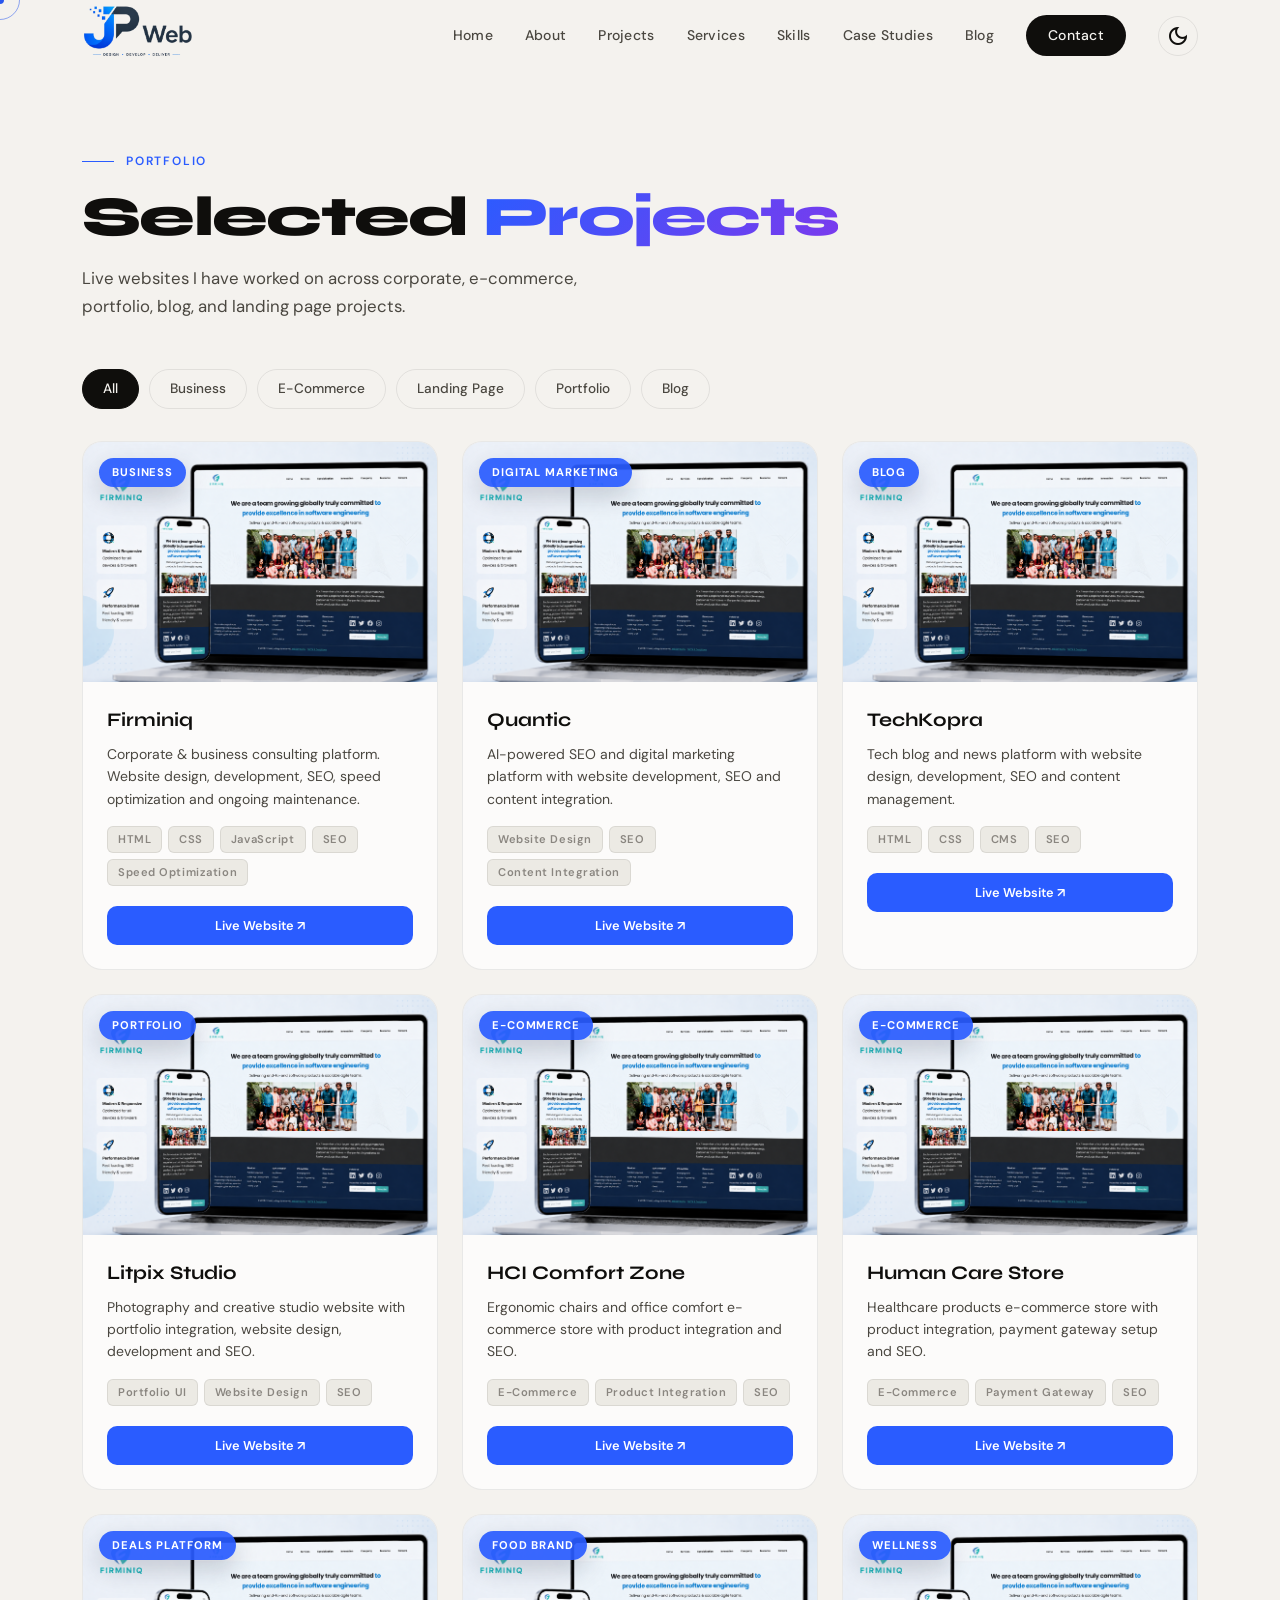
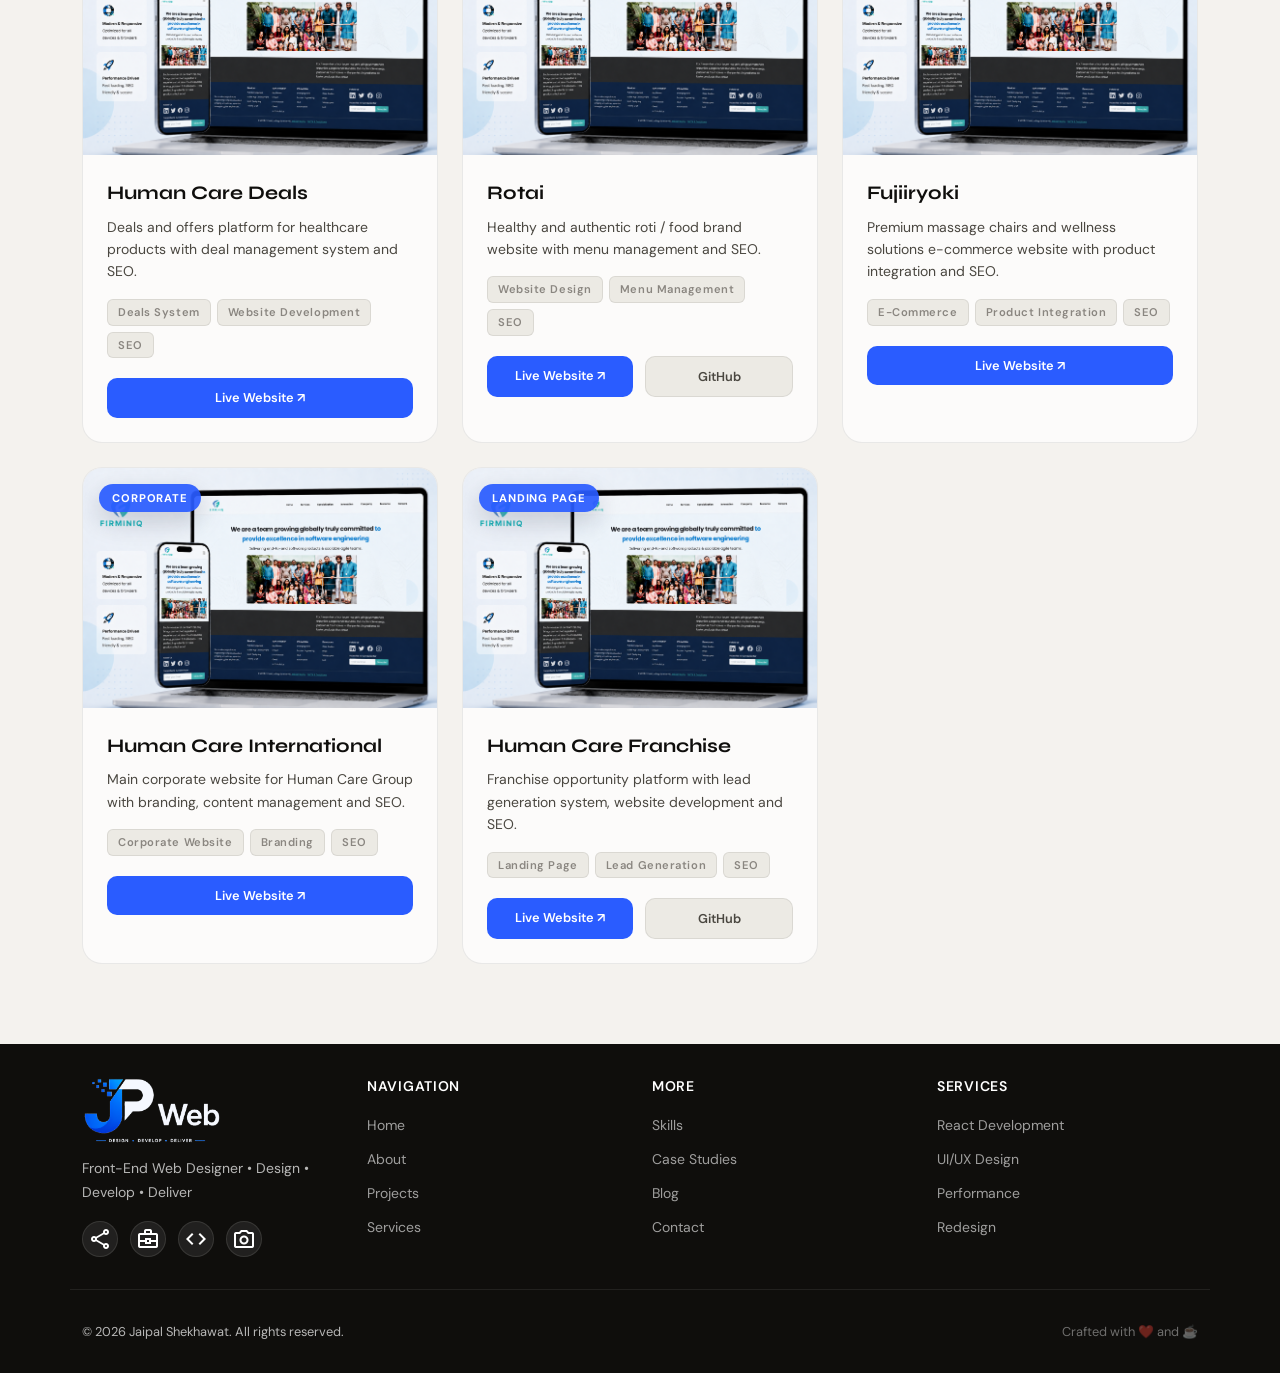
<file: projects.html>
<!DOCTYPE html>

<html lang="en">

<head>
  <meta charset="utf-8" />
  <meta content="width=device-width, initial-scale=1" name="viewport" />
  <title>Projects — Jaipal Shekhawat</title>




  <!-- PNG Favicons -->
  <link href="images/favicon-16x16.png" rel="icon" sizes="16x16" type="image/png" />
  <link href="images/favicon-32x32.png" rel="icon" sizes="32x32" type="image/png" />
  <!-- Apple iPhone -->
  <link href="images/apple-touch-icon.png" rel="apple-touch-icon" sizes="180x180" />
  <!-- Android / PWA -->
  <link href="images/android-chrome-192x192.png" rel="icon" sizes="192x192" type="image/png" />
  <link href="images/android-chrome-512x512.png" rel="icon" sizes="512x512" type="image/png" />





  <link href="https://fonts.googleapis.com" rel="preconnect" />
  <link
    href="https://fonts.googleapis.com/css2?family=Syne:wght@400;500;600;700;800&amp;family=DM+Sans:ital,wght@0,300;0,400;0,500;1,300&amp;display=swap"
    rel="stylesheet" />
  <link rel="stylesheet"
    href="https://fonts.googleapis.com/css2?family=Material+Symbols+Outlined:opsz,wght,FILL,GRAD@24,200,0,0">
  <link href="https://cdn.jsdelivr.net/npm/bootstrap@5.3.3/dist/css/bootstrap.min.css" rel="stylesheet" />
  <link href="css/style.css" rel="stylesheet" />
  <link href="css/responsive.css" rel="stylesheet" />
</head>

<body>


  <!-- CURSOR -->
  <div class="cursor">
    <div class="cursor-dot"></div>
    <div class="cursor-ring"></div>
  </div>

  <!-- SCROLL PROGRESS -->
  <div class="scroll-progress" id="scrollProgress"></div>

  <!-- MOBILE MENU -->
  <div class="mobile-menu" id="mobileMenu">
    <a href="index.html">Home</a>
    <a href="about.html">About</a>
    <a href="projects.html">Projects</a>
    <a href="services.html">Services</a>
    <a href="skills.html">Skills</a>
    <a href="case-studies.html">Case Studies</a>
    <a href="blog.html">Blog</a>
    <a href="contact.html">Contact</a>
  </div>

  <!-- NAV -->
  <nav id="mainNav" class="site-nav">
    <div class="container">
      <div class="row align-items-center">

        <div class="col-auto">
          <a class="nav-logo" href="index.html">
            <div class="nav-logo-dot">
              <img alt="JP Web" src="images/jp-logo.png" />
            </div>
          </a>
        </div>

        <div class="col d-none d-lg-flex justify-content-center">
          <div class="nav-links">
            <a href="index.html">Home</a>
            <a href="about.html">About</a>
            <a href="projects.html">Projects</a>
            <a href="services.html">Services</a>
            <a href="skills.html">Skills</a>
            <a href="case-studies.html">Case Studies</a>
            <a href="blog.html">Blog</a>
            <a class="nav-cta" href="contact.html">Contact</a>
          </div>
        </div>

        <div class="col-auto ms-auto d-flex align-items-center gap-2">
          <button class="nav-theme" onclick="toggleTheme()" title="Toggle theme">
            <i class="material-symbols-outlined" aria-hidden="true">light_mode</i>
          </button>

          <button class="hamburger d-flex d-lg-none" id="hamburger" onclick="toggleMobile()">
            <span></span>
            <span></span>
            <span></span>
          </button>
        </div>

      </div>
    </div>
  </nav>


  <!-- ==================== PROJECTS PAGE ==================== -->

  <!-- PROJECTS PAGE START -->
  <div class="page" id="page-projects">

    <!-- PROJECTS SECTION START -->
    <section class="section-pt section-pb">
      <div class="container">

        <!-- PROJECTS SECTION HEADING START -->
        <div class="mb-5">
          <div class="section-label">Portfolio</div>

          <h1 class="section-title">
            Selected
            <span class="text-gradient">Projects</span>
          </h1>

          <p class="section-sub">
            Live websites I have worked on across corporate, e-commerce, portfolio,
            blog, and landing page projects.
          </p>
        </div>
        <!-- PROJECTS SECTION HEADING END -->


        <!-- PROJECT FILTER BUTTONS START -->
        <div class="filter-row">
          <button class="filter-btn active" onclick="filterProjects('all', this)">
            All
          </button>

          <button class="filter-btn" onclick="filterProjects('business', this)">
            Business
          </button>

          <button class="filter-btn" onclick="filterProjects('ecommerce', this)">
            E-Commerce
          </button>

          <button class="filter-btn" onclick="filterProjects('landing', this)">
            Landing Page
          </button>

          <button class="filter-btn" onclick="filterProjects('portfolio', this)">
            Portfolio
          </button>

          <button class="filter-btn" onclick="filterProjects('blog', this)">
            Blog
          </button>
        </div>
        <!-- PROJECT FILTER BUTTONS END -->


        <!-- PROJECTS GRID START -->
        <div class="row g-4" id="allProjects"></div>
        <!-- PROJECTS GRID END -->

      </div>
    </section>
    <!-- PROJECTS SECTION END -->

  </div>
  <!-- PROJECTS PAGE END -->



  <!-- FOOTER (shown on all pages via JS) -->
  <footer id="siteFooter">

    <div class="container">
      <div class="footer-top row">
        <div class="col-12 col-md-6 col-xl-3">
          <div class="footer-brand"><a href="index.html"> <img alt="JP Web" src="images/jp-logo-footer.png" /> </a>
          </div>
          <p class="footer-desc">Front-End Web Designer • Design • Develop • Deliver</p>
          <div class="footer-socials mt-24">
            <a class="social-icon" href="#">
              <i class="material-symbols-outlined" aria-hidden="true">share</i>
            </a>
            <a class="social-icon" href="#">
              <i class="material-symbols-outlined" aria-hidden="true">business_center</i>
            </a>
            <a class="social-icon" href="#">
              <i class="material-symbols-outlined" aria-hidden="true">code</i>
            </a>
            <a class="social-icon" href="#">
              <i class="material-symbols-outlined" aria-hidden="true">photo_camera</i>
            </a>
          </div>
        </div>
        <div class="col-12 col-md-6 col-xl-3">
          <div class="footer-col-title">Navigation</div>
          <ul class="footer-links">
            <li><a href="index.html">Home</a></li>
            <li><a href="about.html">About</a></li>
            <li><a href="projects.html">Projects</a></li>
            <li><a href="services.html">Services</a></li>
          </ul>
        </div>
        <div class="col-12 col-md-6 col-xl-3">
          <div class="footer-col-title">More</div>
          <ul class="footer-links">
            <li><a href="skills.html">Skills</a></li>
            <li><a href="case-studies.html">Case Studies</a></li>
            <li><a href="blog.html">Blog</a></li>
            <li><a href="contact.html">Contact</a></li>
          </ul>
        </div>
        <div class="col-12 col-md-6 col-xl-3">
          <div class="footer-col-title">Services</div>
          <ul class="footer-links">
            <li><a href="#">React Development</a></li>
            <li><a href="#">UI/UX Design</a></li>
            <li><a href="#">Performance</a></li>
            <li><a href="#">Redesign</a></li>
          </ul>
        </div>
      </div>
    </div>


    <div class="footer-bottom">
      <div class="container">
        <div class="row align-items-center ">

          <div class="col-12 col-md-6 text-center text-md-start">
            <span>© 2026 Jaipal Shekhawat. All rights reserved.</span>
          </div>

          <div class="col-12 col-md-6 text-center text-md-end">
            <span class="footer-muted">Crafted with ❤️ and ☕</span>
          </div>

        </div>
      </div>
    </div>

  </footer>
  <script defer="True" src="https://cdn.jsdelivr.net/npm/bootstrap@5.3.3/dist/js/bootstrap.bundle.min.js"></script>
  <script defer="" src="js/data.js"></script>
  <script defer="" src="js/projects.js"></script>
  <script defer="" src="js/skills.js"></script>
  <script defer="" src="js/theme.js"></script>
  <script defer="" src="js/menu.js"></script>
  <script defer="" src="js/faq.js"></script>
  <script defer="" src="js/form.js"></script>
  <script defer="" src="js/animations.js"></script>
  <script defer="" src="js/main.js"></script>
</body>

</html>
</file>
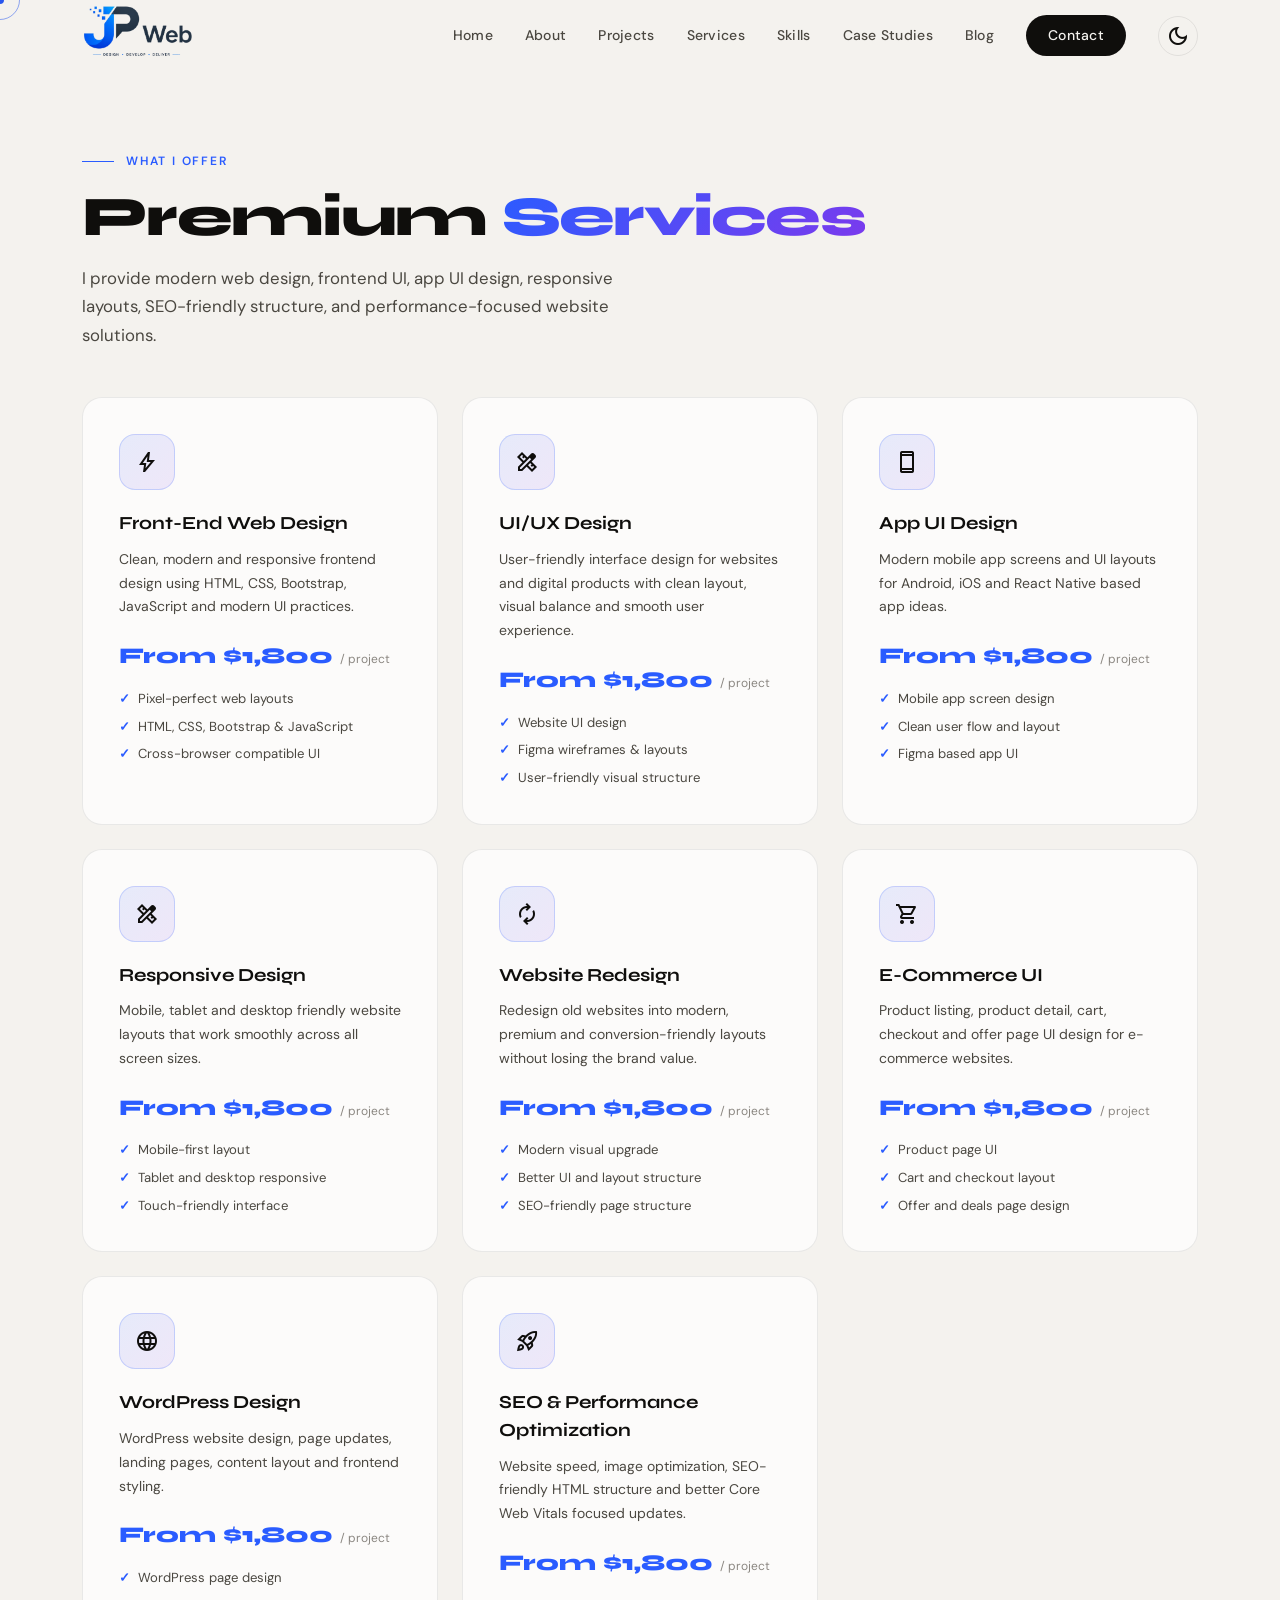
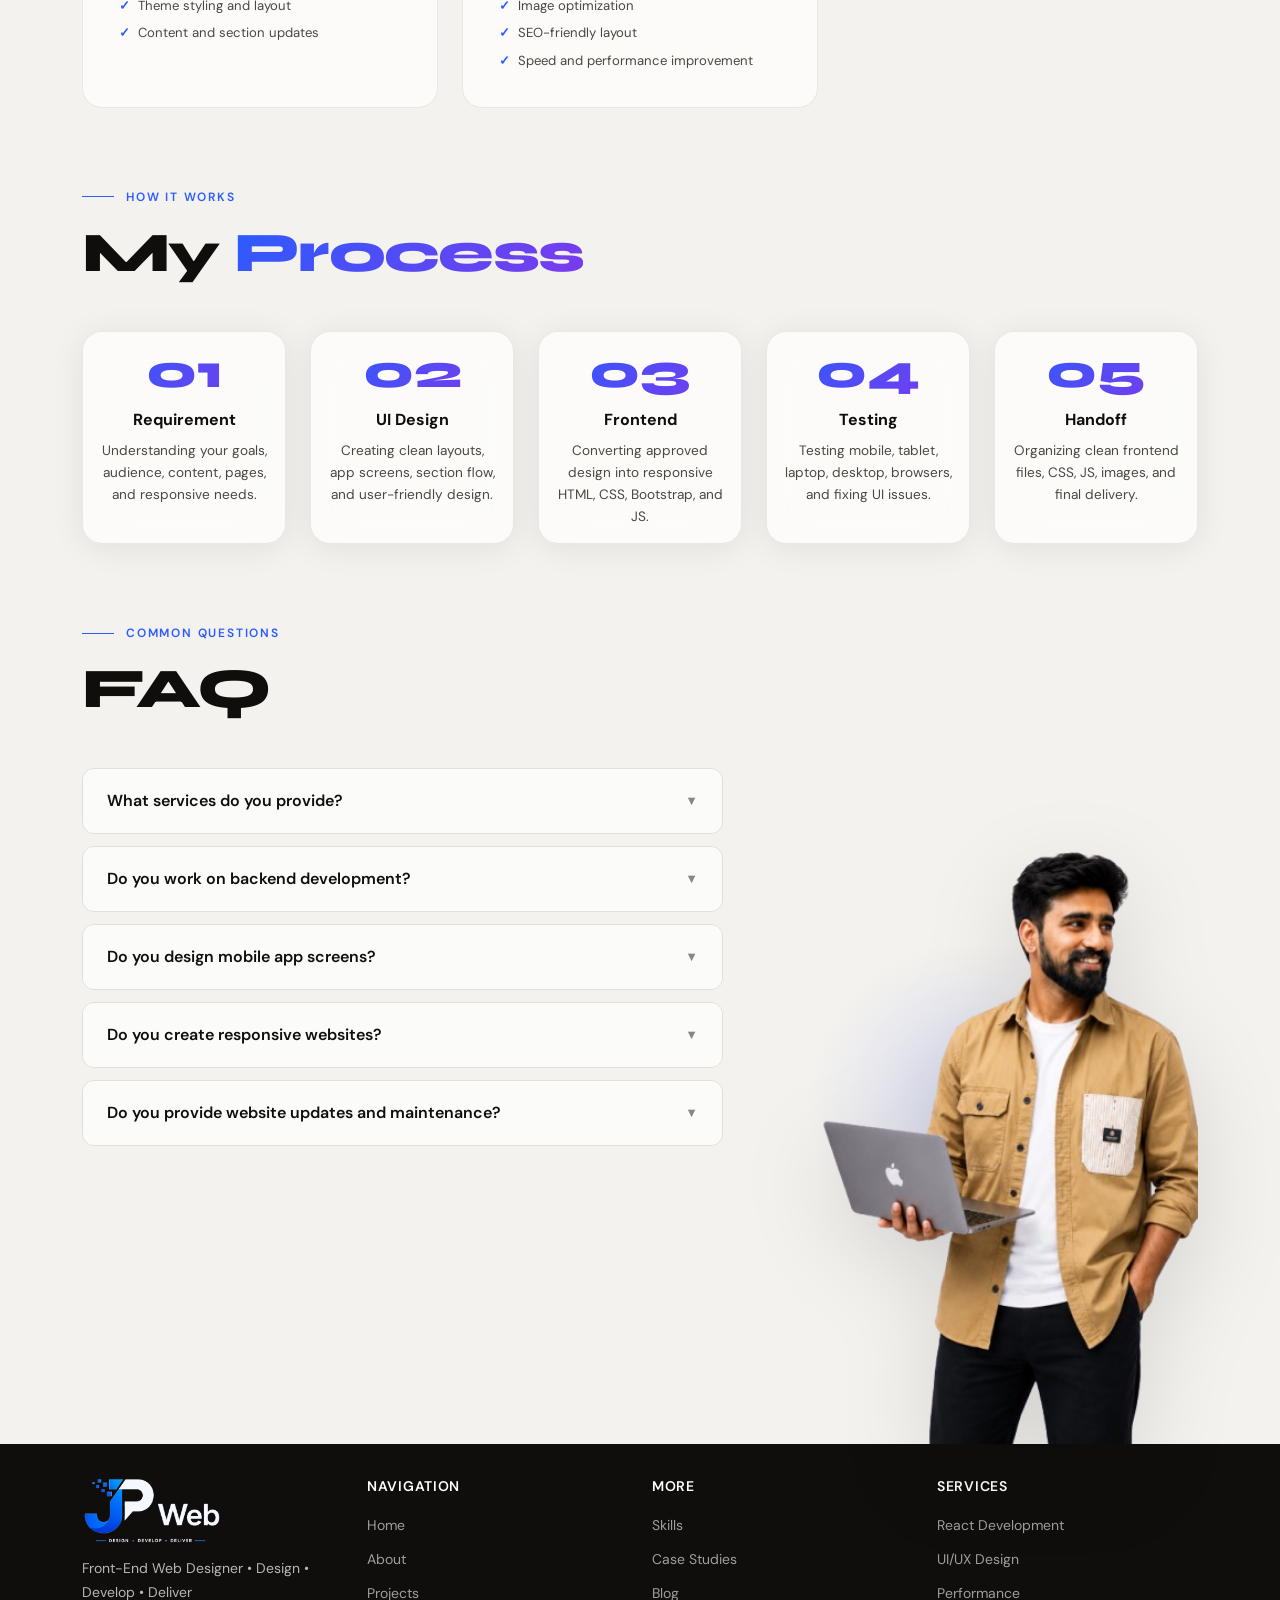
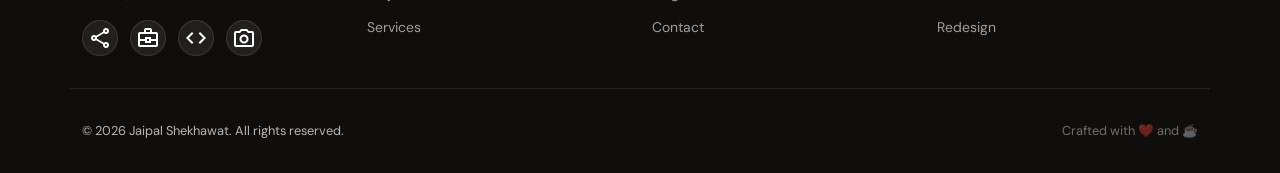
<file: services.html>
<!DOCTYPE html>

<html lang="en">

<head>
  <meta charset="utf-8" />
  <meta content="width=device-width, initial-scale=1" name="viewport" />
  <title>Services — Jaipal Shekhawat</title>



  <!-- PNG Favicons -->
  <link href="images/favicon-16x16.png" rel="icon" sizes="16x16" type="image/png" />
  <link href="images/favicon-32x32.png" rel="icon" sizes="32x32" type="image/png" />
  <!-- Apple iPhone -->
  <link href="images/apple-touch-icon.png" rel="apple-touch-icon" sizes="180x180" />
  <!-- Android / PWA -->
  <link href="images/android-chrome-192x192.png" rel="icon" sizes="192x192" type="image/png" />
  <link href="images/android-chrome-512x512.png" rel="icon" sizes="512x512" type="image/png" />

  <link href="https://fonts.googleapis.com" rel="preconnect" />
  <link
    href="https://fonts.googleapis.com/css2?family=Syne:wght@400;500;600;700;800&amp;family=DM+Sans:ital,wght@0,300;0,400;0,500;1,300&amp;display=swap"
    rel="stylesheet" />
  <link rel="stylesheet"
    href="https://fonts.googleapis.com/css2?family=Material+Symbols+Outlined:opsz,wght,FILL,GRAD@24,200,0,0">
  <link href="https://cdn.jsdelivr.net/npm/bootstrap@5.3.3/dist/css/bootstrap.min.css" rel="stylesheet" />
  <link href="css/style.css" rel="stylesheet" />
  <link href="css/responsive.css" rel="stylesheet" />
</head>

<body>

  <!-- CURSOR -->
  <div class="cursor">
    <div class="cursor-dot"></div>
    <div class="cursor-ring"></div>
  </div>

  <!-- SCROLL PROGRESS -->
  <div class="scroll-progress" id="scrollProgress"></div>

  <!-- MOBILE MENU -->
  <div class="mobile-menu" id="mobileMenu">
    <a href="index.html">Home</a>
    <a href="about.html">About</a>
    <a href="projects.html">Projects</a>
    <a href="services.html">Services</a>
    <a href="skills.html">Skills</a>
    <a href="case-studies.html">Case Studies</a>
    <a href="blog.html">Blog</a>
    <a href="contact.html">Contact</a>
  </div>

  <!-- NAV -->
  <nav id="mainNav" class="site-nav">
    <div class="container">
      <div class="row align-items-center">

        <div class="col-auto">
          <a class="nav-logo" href="index.html">
            <div class="nav-logo-dot">
              <img alt="JP Web" src="images/jp-logo.png" />
            </div>
          </a>
        </div>

        <div class="col d-none d-lg-flex justify-content-center">
          <div class="nav-links">
            <a href="index.html">Home</a>
            <a href="about.html">About</a>
            <a href="projects.html">Projects</a>
            <a href="services.html">Services</a>
            <a href="skills.html">Skills</a>
            <a href="case-studies.html">Case Studies</a>
            <a href="blog.html">Blog</a>
            <a class="nav-cta" href="contact.html">Contact</a>
          </div>
        </div>

        <div class="col-auto ms-auto d-flex align-items-center gap-2">
          <button class="nav-theme" onclick="toggleTheme()" title="Toggle theme">
            <i class="material-symbols-outlined" aria-hidden="true">light_mode</i>
          </button>

          <button class="hamburger d-flex d-lg-none" id="hamburger" onclick="toggleMobile()">
            <span></span>
            <span></span>
            <span></span>
          </button>
        </div>

      </div>
    </div>
  </nav>



  <!-- ==================== SERVICES PAGE ==================== -->


  <!-- SERVICES PAGE START -->
  <div class="page" id="page-services">

    <!-- SERVICES SECTION START -->
    <section class="section-pt">
      <div class="container">

        <!-- SERVICES SECTION HEADING START -->
        <div class="mb-5">
          <div class="section-label">What I offer</div>

          <h1 class="section-title">
            Premium
            <span class="text-gradient">Services</span>
          </h1>

          <p class="section-sub">
            I provide modern web design, frontend UI, app UI design, responsive layouts,
            SEO-friendly structure, and performance-focused website solutions.
          </p>
        </div>
        <!-- SERVICES SECTION HEADING END -->


        <!-- SERVICES GRID START -->
       <div class="row g-4">

  <!-- SERVICE CARD 01 START -->
  <div class="col-12 col-md-6 col-xl-4">
    <div class="service-card reveal">
      <div class="service-icon">
        <i class="material-symbols-outlined" aria-hidden="true">bolt</i>
      </div>

      <div class="service-title">Front-End Web Design</div>

      <div class="service-desc">
        Clean, modern and responsive frontend design using HTML, CSS, Bootstrap,
        JavaScript and modern UI practices.
      </div>

      <div class="service-price">From $1,800 <small>/ project</small></div>

      <div class="service-features">
        <div class="service-feat">Pixel-perfect web layouts</div>
        <div class="service-feat">HTML, CSS, Bootstrap &amp; JavaScript</div>
        <div class="service-feat">Cross-browser compatible UI</div>
      </div>
    </div>
  </div>
  <!-- SERVICE CARD 01 END -->


  <!-- SERVICE CARD 02 START -->
  <div class="col-12 col-md-6 col-xl-4">
    <div class="service-card reveal">
      <div class="service-icon">
        <i class="material-symbols-outlined" aria-hidden="true">design_services</i>
      </div>

      <div class="service-title">UI/UX Design</div>

      <div class="service-desc">
        User-friendly interface design for websites and digital products with
        clean layout, visual balance and smooth user experience.
      </div>

      <div class="service-price">From $1,800 <small>/ project</small></div>

      <div class="service-features">
        <div class="service-feat">Website UI design</div>
        <div class="service-feat">Figma wireframes &amp; layouts</div>
        <div class="service-feat">User-friendly visual structure</div>
      </div>
    </div>
  </div>
  <!-- SERVICE CARD 02 END -->


  <!-- SERVICE CARD 03 START -->
  <div class="col-12 col-md-6 col-xl-4">
    <div class="service-card reveal">
      <div class="service-icon">
        <i class="material-symbols-outlined" aria-hidden="true">smartphone</i>
      </div>

      <div class="service-title">App UI Design</div>

      <div class="service-desc">
        Modern mobile app screens and UI layouts for Android, iOS and React Native
        based app ideas.
      </div>

      <div class="service-price">From $1,800 <small>/ project</small></div>

      <div class="service-features">
        <div class="service-feat">Mobile app screen design</div>
        <div class="service-feat">Clean user flow and layout</div>
        <div class="service-feat">Figma based app UI</div>
      </div>
    </div>
  </div>
  <!-- SERVICE CARD 03 END -->


  <!-- SERVICE CARD 04 START -->
  <div class="col-12 col-md-6 col-xl-4">
    <div class="service-card reveal">
      <div class="service-icon">
        <i class="material-symbols-outlined" aria-hidden="true">design_services</i>
      </div>

      <div class="service-title">Responsive Design</div>

      <div class="service-desc">
        Mobile, tablet and desktop friendly website layouts that work smoothly
        across all screen sizes.
      </div>

      <div class="service-price">From $1,800 <small>/ project</small></div>

      <div class="service-features">
        <div class="service-feat">Mobile-first layout</div>
        <div class="service-feat">Tablet and desktop responsive</div>
        <div class="service-feat">Touch-friendly interface</div>
      </div>
    </div>
  </div>
  <!-- SERVICE CARD 04 END -->


  <!-- SERVICE CARD 05 START -->
  <div class="col-12 col-md-6 col-xl-4">
    <div class="service-card reveal">
      <div class="service-icon">
        <i class="material-symbols-outlined" aria-hidden="true">autorenew</i>
      </div>

      <div class="service-title">Website Redesign</div>

      <div class="service-desc">
        Redesign old websites into modern, premium and conversion-friendly
        layouts without losing the brand value.
      </div>

      <div class="service-price">From $1,800 <small>/ project</small></div>

      <div class="service-features">
        <div class="service-feat">Modern visual upgrade</div>
        <div class="service-feat">Better UI and layout structure</div>
        <div class="service-feat">SEO-friendly page structure</div>
      </div>
    </div>
  </div>
  <!-- SERVICE CARD 05 END -->


  <!-- SERVICE CARD 06 START -->
  <div class="col-12 col-md-6 col-xl-4">
    <div class="service-card reveal">
      <div class="service-icon">
        <i class="material-symbols-outlined" aria-hidden="true">shopping_cart</i>
      </div>

      <div class="service-title">E-Commerce UI</div>

      <div class="service-desc">
        Product listing, product detail, cart, checkout and offer page UI design
        for e-commerce websites.
      </div>

      <div class="service-price">From $1,800 <small>/ project</small></div>

      <div class="service-features">
        <div class="service-feat">Product page UI</div>
        <div class="service-feat">Cart and checkout layout</div>
        <div class="service-feat">Offer and deals page design</div>
      </div>
    </div>
  </div>
  <!-- SERVICE CARD 06 END -->


  <!-- SERVICE CARD 07 START -->
  <div class="col-12 col-md-6 col-xl-4">
    <div class="service-card reveal">
      <div class="service-icon">
        <i class="material-symbols-outlined" aria-hidden="true">language</i>
      </div>

      <div class="service-title">WordPress Design</div>

      <div class="service-desc">
        WordPress website design, page updates, landing pages, content layout and
        frontend styling.
      </div>

      <div class="service-price">From $1,800 <small>/ project</small></div>

      <div class="service-features">
        <div class="service-feat">WordPress page design</div>
        <div class="service-feat">Theme styling and layout</div>
        <div class="service-feat">Content and section updates</div>
      </div>
    </div>
  </div>
  <!-- SERVICE CARD 07 END -->


  <!-- SERVICE CARD 08 START -->
  <div class="col-12 col-md-6 col-xl-4">
    <div class="service-card reveal">
      <div class="service-icon">
        <i class="material-symbols-outlined" aria-hidden="true">rocket_launch</i>
      </div>

      <div class="service-title">SEO &amp; Performance Optimization</div>

      <div class="service-desc">
        Website speed, image optimization, SEO-friendly HTML structure and better
        Core Web Vitals focused updates.
      </div>

      <div class="service-price">From $1,800 <small>/ project</small></div>

      <div class="service-features">
        <div class="service-feat">Image optimization</div>
        <div class="service-feat">SEO-friendly layout</div>
        <div class="service-feat">Speed and performance improvement</div>
      </div>
    </div>
  </div>
  <!-- SERVICE CARD 08 END -->

</div>

        <!-- SERVICES GRID END -->

      </div>
    </section>
    <!-- SERVICES SECTION END -->


    <!-- PROCESS SECTION START -->
    <section class="section-pt">
      <div class="container">

        <!-- PROCESS SECTION HEADING START -->
        <div class="mb-5">
          <div class="section-label">How it works</div>

          <h2 class="section-title">
            My
            <span class="text-gradient">Process</span>
          </h2>
        </div>
        <!-- PROCESS SECTION HEADING END -->


        <!-- PROCESS GRID START -->
        <div class="row row-cols-1 row-cols-sm-2 row-cols-lg-5 g-4">

  <!-- PROCESS CARD 01 START -->
  <div class="col">
    <div class="process-card glass reveal">
      <div class="process-num">01</div>
      <div class="process-title">Requirement</div>
      <div class="process-desc">
        Understanding your goals, audience, content, pages, and responsive needs.
      </div>
    </div>
  </div>
  <!-- PROCESS CARD 01 END -->


  <!-- PROCESS CARD 02 START -->
  <div class="col">
    <div class="process-card glass reveal">
      <div class="process-num">02</div>
      <div class="process-title">UI Design</div>
      <div class="process-desc">
        Creating clean layouts, app screens, section flow, and user-friendly design.
      </div>
    </div>
  </div>
  <!-- PROCESS CARD 02 END -->


  <!-- PROCESS CARD 03 START -->
  <div class="col">
    <div class="process-card glass reveal">
      <div class="process-num">03</div>
      <div class="process-title">Frontend</div>
      <div class="process-desc">
        Converting approved design into responsive HTML, CSS, Bootstrap, and JS.
      </div>
    </div>
  </div>
  <!-- PROCESS CARD 03 END -->


  <!-- PROCESS CARD 04 START -->
  <div class="col">
    <div class="process-card glass reveal">
      <div class="process-num">04</div>
      <div class="process-title">Testing</div>
      <div class="process-desc">
        Testing mobile, tablet, laptop, desktop, browsers, and fixing UI issues.
      </div>
    </div>
  </div>
  <!-- PROCESS CARD 04 END -->


  <!-- PROCESS CARD 05 START -->
  <div class="col">
    <div class="process-card glass reveal">
      <div class="process-num">05</div>
      <div class="process-title">Handoff</div>
      <div class="process-desc">
        Organizing clean frontend files, CSS, JS, images, and final delivery.
      </div>
    </div>
  </div>
  <!-- PROCESS CARD 05 END -->

</div>
        <!-- PROCESS GRID END -->

      </div>
    </section>
    <!-- PROCESS SECTION END -->


    <!-- FAQ SECTION START -->
    <section class="section-pt">
      <div class="container">


        <!-- FAQ WRAPPER START -->
        <div class="row ">


          <div class="col-12">
            <!-- FAQ SECTION HEADING START -->
            <div class="mb-5">
              <div class="section-label">Common questions</div>
              <h2 class="section-title">FAQ</h2>
            </div>
          </div>
          <!-- FAQ SECTION HEADING END -->

          <!-- FAQ LIST COLUMN START -->
          <div class="col-12 col-lg-7">
            <div class="faq-list">

              <!-- FAQ ITEM 01 START -->
              <div class="faq-item">
                <div class="faq-q" onclick="toggleFaq(this)">
                  What services do you provide?
                  <span class="faq-chevron">▼</span>
                </div>

                <div class="faq-a">
                  <div class="faq-a-inner">
                    I provide front-end web design, UI/UX design, app UI design, responsive
                    website design, WordPress design, e-commerce UI, website redesign,
                    SEO-friendly layout, and performance optimization.
                  </div>
                </div>
              </div>
              <!-- FAQ ITEM 01 END -->


              <!-- FAQ ITEM 02 START -->
              <div class="faq-item">
                <div class="faq-q" onclick="toggleFaq(this)">
                  Do you work on backend development?
                  <span class="faq-chevron">▼</span>
                </div>

                <div class="faq-a">
                  <div class="faq-a-inner">
                    No, my main focus is front-end design and UI development. I prepare clean
                    HTML, CSS, JavaScript, images, and responsive frontend files ready for
                    backend integration or client handoff.
                  </div>
                </div>
              </div>
              <!-- FAQ ITEM 02 END -->


              <!-- FAQ ITEM 03 START -->
              <div class="faq-item">
                <div class="faq-q" onclick="toggleFaq(this)">
                  Do you design mobile app screens?
                  <span class="faq-chevron">▼</span>
                </div>

                <div class="faq-a">
                  <div class="faq-a-inner">
                    Yes, I design modern mobile app screens, user flows, dashboard screens,
                    login/signup screens, product screens, and app UI layouts in Figma.
                  </div>
                </div>
              </div>
              <!-- FAQ ITEM 03 END -->


              <!-- FAQ ITEM 04 START -->
              <div class="faq-item">
                <div class="faq-q" onclick="toggleFaq(this)">
                  Do you create responsive websites?
                  <span class="faq-chevron">▼</span>
                </div>

                <div class="faq-a">
                  <div class="faq-a-inner">
                    Yes, I create mobile, tablet, laptop, and desktop responsive layouts
                    using HTML, CSS, Bootstrap, JavaScript, WordPress, and modern frontend tools.
                  </div>
                </div>
              </div>
              <!-- FAQ ITEM 04 END -->


              <!-- FAQ ITEM 05 START -->
              <div class="faq-item">
                <div class="faq-q" onclick="toggleFaq(this)">
                  Do you provide website updates and maintenance?
                  <span class="faq-chevron">▼</span>
                </div>

                <div class="faq-a">
                  <div class="faq-a-inner">
                    Yes, I help with website updates, content changes, landing page updates,
                    UI fixes, responsive issues, image optimization, SEO structure updates,
                    and frontend performance improvements.
                  </div>
                </div>
              </div>
              <!-- FAQ ITEM 05 END -->

            </div>
          </div>
          <!-- FAQ LIST COLUMN END -->


          <!-- FAQ IMAGE COLUMN START -->
          <div class="col-12 col-lg-5">
            <div class="faq-right">
              <img alt="FAQ support by Jaipal Shekhawat" class="faq-img" src="images/faq-jaipal.png" />
            </div>
          </div>
          <!-- FAQ IMAGE COLUMN END -->

        </div>
        <!-- FAQ WRAPPER END -->

      </div>
    </section>
    <!-- FAQ SECTION END -->




  </div>
  <!-- SERVICES PAGE END -->


  <!-- FOOTER (shown on all pages via JS) -->
  <footer id="siteFooter">

    <div class="container">
      <div class="footer-top row">
        <div class="col-12 col-md-6 col-xl-3">
          <div class="footer-brand"><a href="index.html"> <img alt="JP Web" src="images/jp-logo-footer.png" /> </a>
          </div>
          <p class="footer-desc">Front-End Web Designer • Design • Develop • Deliver</p>
          <div class="footer-socials mt-24">
            <a class="social-icon" href="#">
              <i class="material-symbols-outlined" aria-hidden="true">share</i>
            </a>
            <a class="social-icon" href="#">
              <i class="material-symbols-outlined" aria-hidden="true">business_center</i>
            </a>
            <a class="social-icon" href="#">
              <i class="material-symbols-outlined" aria-hidden="true">code</i>
            </a>
            <a class="social-icon" href="#">
              <i class="material-symbols-outlined" aria-hidden="true">photo_camera</i>
            </a>
          </div>
        </div>
        <div class="col-12 col-md-6 col-xl-3">
          <div class="footer-col-title">Navigation</div>
          <ul class="footer-links">
            <li><a href="index.html">Home</a></li>
            <li><a href="about.html">About</a></li>
            <li><a href="projects.html">Projects</a></li>
            <li><a href="services.html">Services</a></li>
          </ul>
        </div>
        <div class="col-12 col-md-6 col-xl-3">
          <div class="footer-col-title">More</div>
          <ul class="footer-links">
            <li><a href="skills.html">Skills</a></li>
            <li><a href="case-studies.html">Case Studies</a></li>
            <li><a href="blog.html">Blog</a></li>
            <li><a href="contact.html">Contact</a></li>
          </ul>
        </div>
        <div class="col-12 col-md-6 col-xl-3">
          <div class="footer-col-title">Services</div>
          <ul class="footer-links">
            <li><a href="#">React Development</a></li>
            <li><a href="#">UI/UX Design</a></li>
            <li><a href="#">Performance</a></li>
            <li><a href="#">Redesign</a></li>
          </ul>
        </div>
      </div>
    </div>


    <div class="footer-bottom">
      <div class="container">
        <div class="row align-items-center ">

          <div class="col-12 col-md-6 text-center text-md-start">
            <span>© 2026 Jaipal Shekhawat. All rights reserved.</span>
          </div>

          <div class="col-12 col-md-6 text-center text-md-end">
            <span class="footer-muted">Crafted with ❤️ and ☕</span>
          </div>

        </div>
      </div>
    </div>

  </footer>
  <script defer="True" src="https://cdn.jsdelivr.net/npm/bootstrap@5.3.3/dist/js/bootstrap.bundle.min.js"></script>
  <script defer="" src="js/data.js"></script>
  <script defer="" src="js/projects.js"></script>
  <script defer="" src="js/skills.js"></script>
  <script defer="" src="js/theme.js"></script>
  <script defer="" src="js/menu.js"></script>
  <script defer="" src="js/faq.js"></script>
  <script defer="" src="js/form.js"></script>
  <script defer="" src="js/animations.js"></script>
  <script defer="" src="js/main.js"></script>
</body>

</html>
</file>
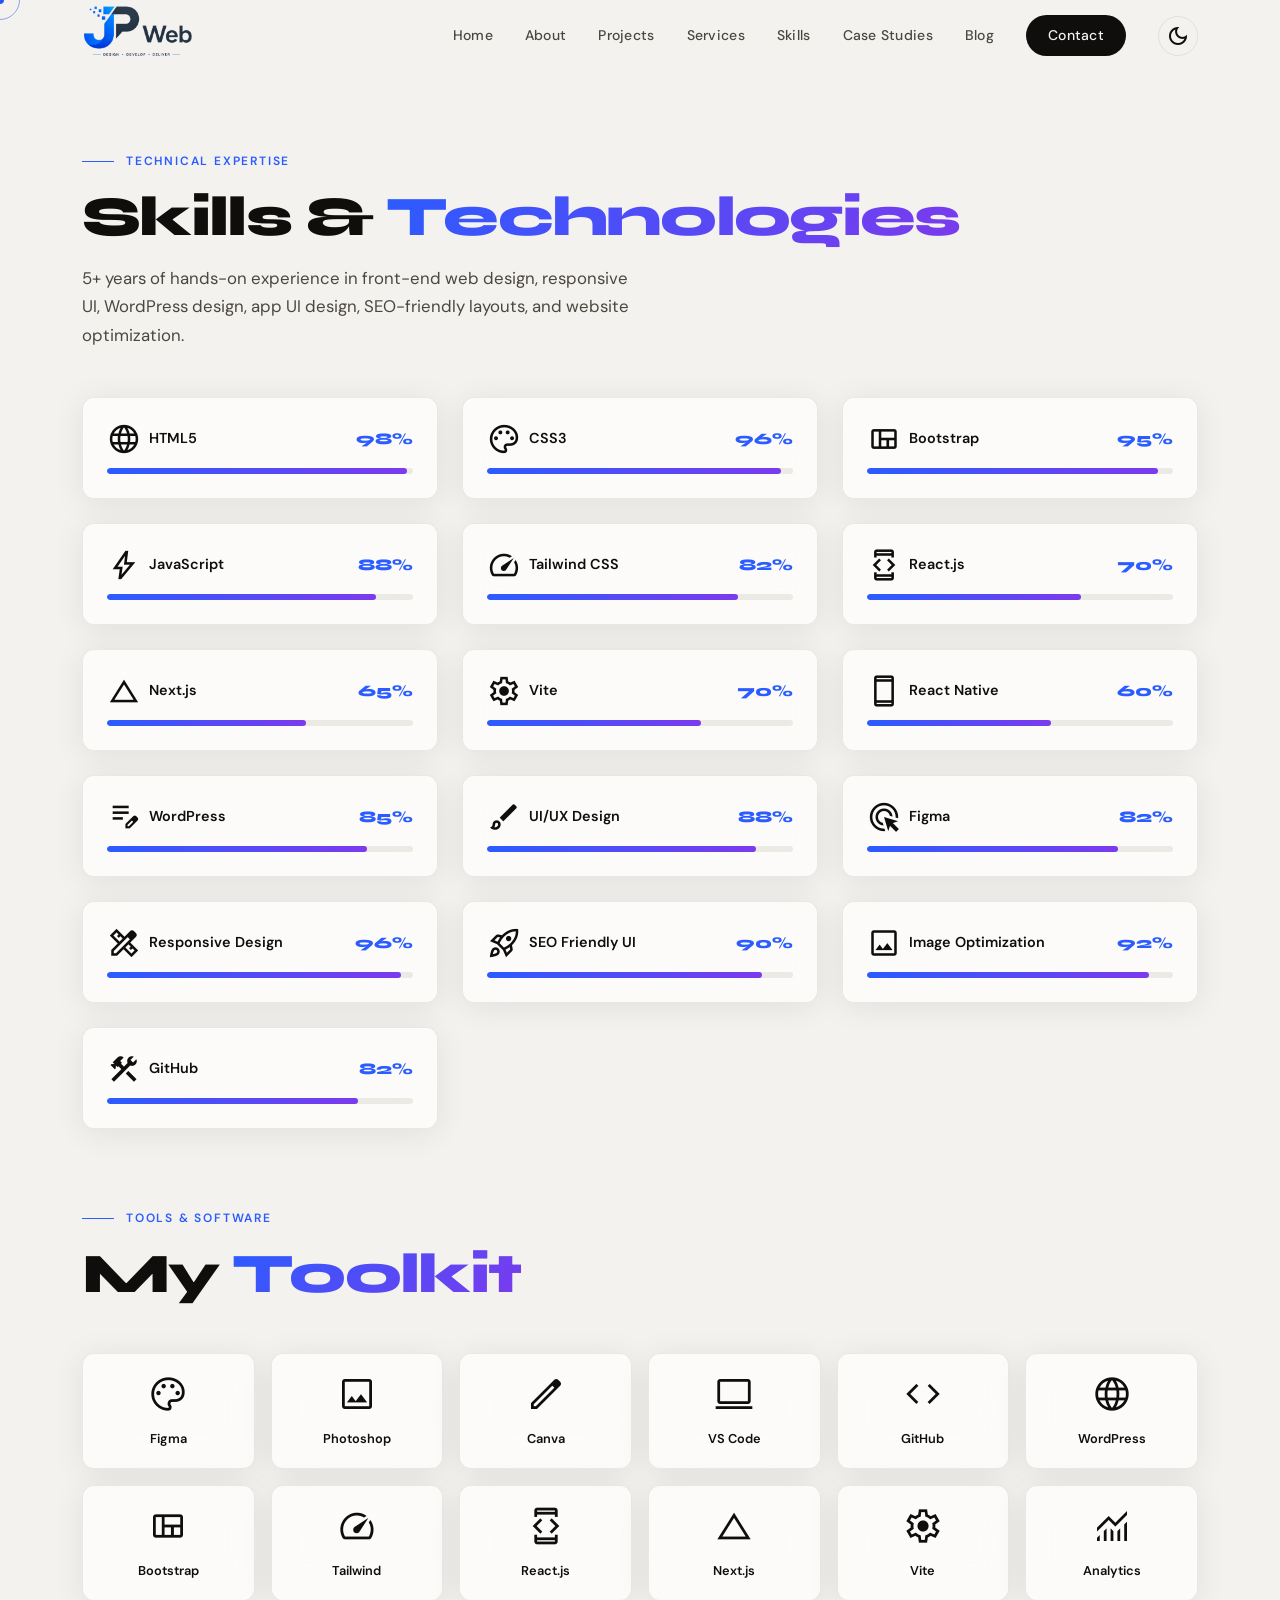
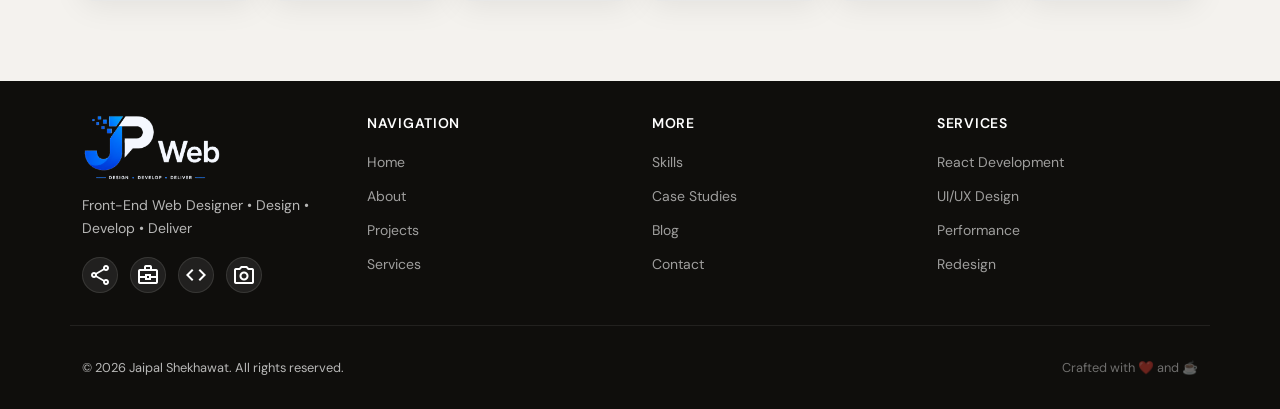
<file: skills.html>
<!DOCTYPE html>

<html lang="en">

<head>
  <meta charset="utf-8" />
  <meta content="width=device-width, initial-scale=1" name="viewport" />
  <title>Skills — Jaipal Shekhawat</title>



  <!-- PNG Favicons -->
  <link href="images/favicon-16x16.png" rel="icon" sizes="16x16" type="image/png" />
  <link href="images/favicon-32x32.png" rel="icon" sizes="32x32" type="image/png" />
  <!-- Apple iPhone -->
  <link href="images/apple-touch-icon.png" rel="apple-touch-icon" sizes="180x180" />
  <!-- Android / PWA -->
  <link href="images/android-chrome-192x192.png" rel="icon" sizes="192x192" type="image/png" />
  <link href="images/android-chrome-512x512.png" rel="icon" sizes="512x512" type="image/png" />

  <link href="https://fonts.googleapis.com" rel="preconnect" />
  <link
    href="https://fonts.googleapis.com/css2?family=Syne:wght@400;500;600;700;800&amp;family=DM+Sans:ital,wght@0,300;0,400;0,500;1,300&amp;display=swap"
    rel="stylesheet" />
  <link rel="stylesheet"
    href="https://fonts.googleapis.com/css2?family=Material+Symbols+Outlined:opsz,wght,FILL,GRAD@24,200,0,0">
  <link href="https://cdn.jsdelivr.net/npm/bootstrap@5.3.3/dist/css/bootstrap.min.css" rel="stylesheet" />
  <link href="css/style.css" rel="stylesheet" />
  <link href="css/responsive.css" rel="stylesheet" />
</head>

<body>

  <!-- CURSOR -->
  <div class="cursor">
    <div class="cursor-dot"></div>
    <div class="cursor-ring"></div>
  </div>

  <!-- SCROLL PROGRESS -->
  <div class="scroll-progress" id="scrollProgress"></div>

  <!-- MOBILE MENU -->
  <div class="mobile-menu" id="mobileMenu">
    <a href="index.html">Home</a>
    <a href="about.html">About</a>
    <a href="projects.html">Projects</a>
    <a href="services.html">Services</a>
    <a href="skills.html">Skills</a>
    <a href="case-studies.html">Case Studies</a>
    <a href="blog.html">Blog</a>
    <a href="contact.html">Contact</a>
  </div>

  <!-- NAV -->
  <nav id="mainNav" class="site-nav">
    <div class="container">
      <div class="row align-items-center">

        <div class="col-auto">
          <a class="nav-logo" href="index.html">
            <div class="nav-logo-dot">
              <img alt="JP Web" src="images/jp-logo.png" />
            </div>
          </a>
        </div>

        <div class="col d-none d-lg-flex justify-content-center">
          <div class="nav-links">
            <a href="index.html">Home</a>
            <a href="about.html">About</a>
            <a href="projects.html">Projects</a>
            <a href="services.html">Services</a>
            <a href="skills.html">Skills</a>
            <a href="case-studies.html">Case Studies</a>
            <a href="blog.html">Blog</a>
            <a class="nav-cta" href="contact.html">Contact</a>
          </div>
        </div>

        <div class="col-auto ms-auto d-flex align-items-center gap-2">
          <button class="nav-theme" onclick="toggleTheme()" title="Toggle theme">
            <i class="material-symbols-outlined" aria-hidden="true">light_mode</i>
          </button>

          <button class="hamburger d-flex d-lg-none" id="hamburger" onclick="toggleMobile()">
            <span></span>
            <span></span>
            <span></span>
          </button>
        </div>

      </div>
    </div>
  </nav>


  <!-- ==================== SKILLS PAGE ==================== -->


  <!-- SKILLS PAGE START -->
  <div class="page" id="page-skills">

    <!-- SKILLS SECTION START -->
    <section class="section-pt">
      <div class="container">

        <!-- SKILLS SECTION HEADING START -->
        <div class="mb-5">
          <div class="section-label">Technical expertise</div>

          <h1 class="section-title">
            Skills &amp;
            <span class="text-gradient">Technologies</span>
          </h1>

          <p class="section-sub">
            5+ years of hands-on experience in front-end web design, responsive UI,
            WordPress design, app UI design, SEO-friendly layouts, and website optimization.
          </p>
        </div>
        <!-- SKILLS SECTION HEADING END -->


        <!-- SKILLS GRID START -->
        <div class="row g-4" id="skillsGrid"></div>
        <!-- SKILLS GRID END -->

      </div>
    </section>
    <!-- SKILLS SECTION END -->


    <!-- TOOLKIT SECTION START -->
    <section class="section-pt section-pb">
      <div class="container">

        <!-- TOOLKIT SECTION HEADING START -->
        <div class="mb-5">
          <div class="section-label">Tools &amp; software</div>

          <h2 class="section-title">
            My
            <span class="text-gradient">Toolkit</span>
          </h2>
        </div>
        <!-- TOOLKIT SECTION HEADING END -->


        <!-- TOOLKIT GRID START -->
        <div class="row g-3">

          <!-- TOOLKIT CARD 01 START -->
          <div class="col-6 col-md-4 col-lg-3 col-xl-2">
            <div class="glass toolkit-card">
              <div class="toolkit-icon">
                <i class="material-symbols-outlined" aria-hidden="true">palette</i>
              </div>
              <div class="toolkit-name">Figma</div>
            </div>
          </div>
          <!-- TOOLKIT CARD 01 END -->


          <!-- TOOLKIT CARD 02 START -->
          <div class="col-6 col-md-4 col-lg-3 col-xl-2">
            <div class="glass toolkit-card">
              <div class="toolkit-icon">
                <i class="material-symbols-outlined" aria-hidden="true">image</i>
              </div>
              <div class="toolkit-name">Photoshop</div>
            </div>
          </div>
          <!-- TOOLKIT CARD 02 END -->


          <!-- TOOLKIT CARD 03 START -->
          <div class="col-6 col-md-4 col-lg-3 col-xl-2">
            <div class="glass toolkit-card">
              <div class="toolkit-icon">
                <i class="material-symbols-outlined" aria-hidden="true">edit</i>
              </div>
              <div class="toolkit-name">Canva</div>
            </div>
          </div>
          <!-- TOOLKIT CARD 03 END -->


          <!-- TOOLKIT CARD 04 START -->
          <div class="col-6 col-md-4 col-lg-3 col-xl-2">
            <div class="glass toolkit-card">
              <div class="toolkit-icon">
                <i class="material-symbols-outlined" aria-hidden="true">computer</i>
              </div>
              <div class="toolkit-name">VS Code</div>
            </div>
          </div>
          <!-- TOOLKIT CARD 04 END -->


          <!-- TOOLKIT CARD 05 START -->
          <div class="col-6 col-md-4 col-lg-3 col-xl-2">
            <div class="glass toolkit-card">
              <div class="toolkit-icon">
                <i class="material-symbols-outlined" aria-hidden="true">code</i>
              </div>
              <div class="toolkit-name">GitHub</div>
            </div>
          </div>
          <!-- TOOLKIT CARD 05 END -->


          <!-- TOOLKIT CARD 06 START -->
          <div class="col-6 col-md-4 col-lg-3 col-xl-2">
            <div class="glass toolkit-card">
              <div class="toolkit-icon">
                <i class="material-symbols-outlined" aria-hidden="true">language</i>
              </div>
              <div class="toolkit-name">WordPress</div>
            </div>
          </div>
          <!-- TOOLKIT CARD 06 END -->


          <!-- TOOLKIT CARD 07 START -->
          <div class="col-6 col-md-4 col-lg-3 col-xl-2">
            <div class="glass toolkit-card">
              <div class="toolkit-icon">
                <i class="material-symbols-outlined" aria-hidden="true">view_quilt</i>
              </div>
              <div class="toolkit-name">Bootstrap</div>
            </div>
          </div>
          <!-- TOOLKIT CARD 07 END -->


          <!-- TOOLKIT CARD 08 START -->
          <div class="col-6 col-md-4 col-lg-3 col-xl-2">
            <div class="glass toolkit-card">
              <div class="toolkit-icon">
                <i class="material-symbols-outlined" aria-hidden="true">speed</i>
              </div>
              <div class="toolkit-name">Tailwind</div>
            </div>
          </div>
          <!-- TOOLKIT CARD 08 END -->


          <!-- TOOLKIT CARD 09 START -->
          <div class="col-6 col-md-4 col-lg-3 col-xl-2">
            <div class="glass toolkit-card">
              <div class="toolkit-icon">
                <i class="material-symbols-outlined" aria-hidden="true">developer_mode</i>
              </div>
              <div class="toolkit-name">React.js</div>
            </div>
          </div>
          <!-- TOOLKIT CARD 09 END -->


          <!-- TOOLKIT CARD 10 START -->
          <div class="col-6 col-md-4 col-lg-3 col-xl-2">
            <div class="glass toolkit-card">
              <div class="toolkit-icon">
                <i class="material-symbols-outlined" aria-hidden="true">change_history</i>
              </div>
              <div class="toolkit-name">Next.js</div>
            </div>
          </div>
          <!-- TOOLKIT CARD 10 END -->


          <!-- TOOLKIT CARD 11 START -->
          <div class="col-6 col-md-4 col-lg-3 col-xl-2">
            <div class="glass toolkit-card">
              <div class="toolkit-icon">
                <i class="material-symbols-outlined" aria-hidden="true">settings</i>
              </div>
              <div class="toolkit-name">Vite</div>
            </div>
          </div>
          <!-- TOOLKIT CARD 11 END -->


          <!-- TOOLKIT CARD 12 START -->
          <div class="col-6 col-md-4 col-lg-3 col-xl-2">
            <div class="glass toolkit-card">
              <div class="toolkit-icon">
                <i class="material-symbols-outlined" aria-hidden="true">monitoring</i>
              </div>
              <div class="toolkit-name">Analytics</div>
            </div>
          </div>
          <!-- TOOLKIT CARD 12 END -->

        </div>
        <!-- TOOLKIT GRID END -->

      </div>
    </section>
    <!-- TOOLKIT SECTION END -->

  </div>
  <!-- SKILLS PAGE END -->

  <!-- FOOTER (shown on all pages via JS) -->
  <footer id="siteFooter">

    <div class="container">
      <div class="footer-top row">
        <div class="col-12 col-md-6 col-xl-3">
          <div class="footer-brand"><a href="index.html"> <img alt="JP Web" src="images/jp-logo-footer.png" /> </a>
          </div>
          <p class="footer-desc">Front-End Web Designer • Design • Develop • Deliver</p>
          <div class="footer-socials mt-24">
            <a class="social-icon" href="#">
              <i class="material-symbols-outlined" aria-hidden="true">share</i>
            </a>
            <a class="social-icon" href="#">
              <i class="material-symbols-outlined" aria-hidden="true">business_center</i>
            </a>
            <a class="social-icon" href="#">
              <i class="material-symbols-outlined" aria-hidden="true">code</i>
            </a>
            <a class="social-icon" href="#">
              <i class="material-symbols-outlined" aria-hidden="true">photo_camera</i>
            </a>
          </div>
        </div>
        <div class="col-12 col-md-6 col-xl-3">
          <div class="footer-col-title">Navigation</div>
          <ul class="footer-links">
            <li><a href="index.html">Home</a></li>
            <li><a href="about.html">About</a></li>
            <li><a href="projects.html">Projects</a></li>
            <li><a href="services.html">Services</a></li>
          </ul>
        </div>
        <div class="col-12 col-md-6 col-xl-3">
          <div class="footer-col-title">More</div>
          <ul class="footer-links">
            <li><a href="skills.html">Skills</a></li>
            <li><a href="case-studies.html">Case Studies</a></li>
            <li><a href="blog.html">Blog</a></li>
            <li><a href="contact.html">Contact</a></li>
          </ul>
        </div>
        <div class="col-12 col-md-6 col-xl-3">
          <div class="footer-col-title">Services</div>
          <ul class="footer-links">
            <li><a href="#">React Development</a></li>
            <li><a href="#">UI/UX Design</a></li>
            <li><a href="#">Performance</a></li>
            <li><a href="#">Redesign</a></li>
          </ul>
        </div>
      </div>
    </div>


    <div class="footer-bottom">
      <div class="container">
        <div class="row align-items-center ">

          <div class="col-12 col-md-6 text-center text-md-start">
            <span>© 2026 Jaipal Shekhawat. All rights reserved.</span>
          </div>

          <div class="col-12 col-md-6 text-center text-md-end">
            <span class="footer-muted">Crafted with ❤️ and ☕</span>
          </div>

        </div>
      </div>
    </div>

  </footer>
  <script defer="True" src="https://cdn.jsdelivr.net/npm/bootstrap@5.3.3/dist/js/bootstrap.bundle.min.js"></script>
  <script defer="" src="js/data.js"></script>
  <script defer="" src="js/projects.js"></script>
  <script defer="" src="js/skills.js"></script>
  <script defer="" src="js/theme.js"></script>
  <script defer="" src="js/menu.js"></script>
  <script defer="" src="js/faq.js"></script>
  <script defer="" src="js/form.js"></script>
  <script defer="" src="js/animations.js"></script>
  <script defer="" src="js/main.js"></script>
</body>

</html>
</file>
<file: css/style.css>
:root {
  --bg: #f4f2ee;
  --bg2: #eceae4;
  --surface: rgba(255, 255, 255, 0.7);
  --surface2: rgba(255, 255, 255, 0.4);
  --ink: #0f0e0c;
  --ink2: #4a4740;
  --ink3: #8a8680;
  --accent: #2a5cff;
  --accent2: #7c3aed;
  --accent3: #06b6d4;
  --gold: #d4a843;
  --border: rgba(0, 0, 0, 0.08);
  --shadow: 0 4px 32px rgba(0, 0, 0, 0.08);
  --shadow2: 0 20px 60px rgba(0, 0, 0, 0.12);
  --radius: 20px;
  --radius2: 12px;
  --nav-h: 72px;
}
[data-theme="dark"] {
  --bg: #0c0b09;
  --bg2: #141210;
  --surface: rgba(255, 255, 255, 0.05);
  --surface2: rgba(255, 255, 255, 0.03);
  --ink: #f0ede6;
  --ink2: #b0aa9f;
  --ink3: #6a6560;
  --border: rgba(255, 255, 255, 0.08);
  --shadow: 0 4px 32px rgba(0, 0, 0, 0.4);
  --shadow2: 0 20px 60px rgba(0, 0, 0, 0.6);
}

*,
*::before,
*::after {
  box-sizing: border-box;
  margin: 0;
  padding: 0;
}
html {
  scroll-behavior: smooth;
}
body {
  font-family: "DM Sans", sans-serif;
  background: var(--bg);
  color: var(--ink);
  overflow-x: hidden;
  transition:
    background 0.4s,
    color 0.4s;
  cursor: auto;
}

/* CUSTOM CURSOR */
.cursor {
  position: fixed;
  top: 0;
  left: 0;
  pointer-events: none;
  z-index: 9999;
  mix-blend-mode: multiply;
}
[data-theme="dark"] .cursor {
  mix-blend-mode: screen;
}
.cursor-dot {
  width: 8px;
  height: 8px;
  background: var(--accent);
  border-radius: 50%;
  position: absolute;
  transform: translate(-50%, -50%);
  transition:
    width 0.2s,
    height 0.2s,
    background 0.2s;
}
.cursor-ring {
  width: 40px;
  height: 40px;
  border: 1.5px solid var(--accent);
  border-radius: 50%;
  position: absolute;
  transform: translate(-50%, -50%);
  opacity: 0.5;
  transition: all 0.15s ease-out;
}
body:has(a:hover) .cursor-ring,
body:has(button:hover) .cursor-ring {
  width: 60px;
  height: 60px;
  opacity: 0.8;
}

/* SCROLL PROGRESS */
.scroll-progress {
  position: fixed;
  top: 0;
  left: 0;
  height: 2px;
  background: linear-gradient(90deg, var(--accent), var(--accent2));
  z-index: 9998;
  width: 0%;
  transition: width 0.1s;
}

/* NAV */
nav {
  position: fixed;
  top: 0;
  left: 0;
  right: 0;
  z-index: 1000;
  height: var(--nav-h);
  display: flex;
  align-items: center;
  padding: 0 clamp(24px, 5vw, 80px);
  transition: all 0.4s;
}
nav.scrolled {
  background: var(--surface);
  backdrop-filter: blur(20px);
  border-bottom: 1px solid var(--border);
  box-shadow: var(--shadow);
}
.nav-logo {
  display: inline-flex;
  align-items: center;
  text-decoration: none;
}

.nav-logo-dot img {
  width: 110px;
  height: auto;
  display: block;
  object-fit: contain;
}

@keyframes pulse {
  0%,
  100% {
    transform: scale(1);
    opacity: 1;
  }
  50% {
    transform: scale(1.4);
    opacity: 0.7;
  }
}
.nav-links {
  display: flex;
  align-items: center;
  gap: 32px;
  margin-left: auto;
}
.nav-links a {
  font-size: 0.875rem;
  font-weight: 500;
  color: var(--ink2);
  text-decoration: none;
  letter-spacing: 0.02em;
  transition: color 0.2s;
  position: relative;
}
.nav-links a::after {
  content: "";
  position: absolute;
  bottom: -4px;
  left: 0;
  width: 0;
  height: 1px;
  background: var(--accent);
  transition: width 0.3s;
}
.nav-links a:hover {
  color: var(--ink);
}
.nav-links a:hover::after {
  width: 100%;
}
.nav-cta {
  background: var(--ink);
  color: var(--bg) !important;
  padding: 10px 22px;
  border-radius: 100px;
  transition:
    background 0.2s,
    transform 0.2s !important;
}
.nav-cta::after {
  display: none !important;
}
.nav-cta:hover {
  background: var(--accent) !important;
  transform: translateY(-1px);
}
.nav-theme {
  background: none;
  border: 1.5px solid var(--border);
  color: var(--ink);
  width: 40px;
  height: 40px;
  border-radius: 50%;
  cursor: pointer;
  font-size: 1rem;
  display: flex;
  align-items: center;
  justify-content: center;
  transition: all 0.2s;
  margin-left: 8px;
}
.nav-theme:hover {
  background: var(--surface2);
}
.hamburger {
  display: none;
  flex-direction: column;
  gap: 5px;
  cursor: pointer;
  background: none;
  border: none;
  padding: 4px;
}
.hamburger span {
  width: 24px;
  height: 1.5px;
  background: var(--ink);
  transition: all 0.3s;
}

/* PAGE SYSTEM */
.page {
  display: block;
  min-height: 100vh;
  padding-top: var(--nav-h);
  animation: fadeUp 0.5s ease;
}
@keyframes fadeUp {
  from {
    opacity: 0;
    transform: translateY(20px);
  }
  to {
    opacity: 1;
    transform: translateY(0);
  }
}

.hero-profile {
  pointer-events: none;
}

.hero-profile-img {
  max-width: 100%;
  height: auto;
  display: block;
  object-fit: contain;
}

.faq-right {
  position: relative;
  display: flex;
  justify-content: center;
  align-items: center;
}

.faq-right::before {
  content: "";
  position: absolute;
  width: 360px;
  height: 360px;
  border-radius: 50%;
  background: radial-gradient(circle, rgba(63, 94, 251, 0.16), transparent 65%);
  z-index: 0;
}

.faq-img {
  position: relative;
  z-index: 1;
  width: 460px;
  max-width: 100%;
  height: auto;
  display: block;
  object-fit: contain;
  filter: drop-shadow(0 28px 45px rgba(0, 0, 0, 0.12));
}

/* SECTION */
section {
  padding-top: 80px;
}
.section-label {
  font-size: 0.75rem;
  font-weight: 600;
  letter-spacing: 0.15em;
  text-transform: uppercase;
  color: var(--accent);
  margin-bottom: 16px;
  display: flex;
  align-items: center;
  gap: 12px;
}
.section-label::before {
  content: "";
  width: 32px;
  height: 1px;
  background: var(--accent);
}
.section-title {
  font-family: "Syne", sans-serif;
  font-size: clamp(2rem, 5vw, 3.5rem);
  font-weight: 800;
  line-height: 1.1;
  letter-spacing: -0.03em;
  color: var(--ink);
}
.section-sub {
  font-size: 1.05rem;
  color: var(--ink2);
  line-height: 1.7;
  max-width: 560px;
  margin-top: 16px;
}

/* GLASS CARD */
.glass {
  background: var(--surface);
  backdrop-filter: blur(20px);
  border: 1px solid var(--border);
  border-radius: var(--radius);
  box-shadow: var(--shadow);
}

/* ==================== HOME ==================== */
.hero {
  display: flex;
  align-items: center;
  position: relative;
  overflow: hidden;
  padding: 0 clamp(24px, 5vw, 80px);
}
.hero-bg {
  position: absolute;
  inset: 0;
  z-index: 0;
  background:
    radial-gradient(
      ellipse 80% 60% at 60% 40%,
      rgba(42, 92, 255, 0.06) 0%,
      transparent 70%
    ),
    radial-gradient(
      ellipse 60% 50% at 20% 80%,
      rgba(124, 58, 237, 0.05) 0%,
      transparent 70%
    );
}
.hero-grid {
  position: absolute;
  inset: 0;
  z-index: 0;
  opacity: 0.4;
  background-image:
    linear-gradient(var(--border) 1px, transparent 1px),
    linear-gradient(90deg, var(--border) 1px, transparent 1px);
  background-size: 60px 60px;
  mask-image: radial-gradient(ellipse at center, black 40%, transparent 80%);
}
.hero-content {
  position: relative;
  z-index: 1;
  max-width: 760px;
}
.hero-badge {
  display: inline-flex;
  align-items: center;
  gap: 10px;
  background: var(--surface);
  border: 1px solid var(--border);
  padding: 8px 18px;
  border-radius: 100px;
  font-size: 0.8rem;
  color: var(--ink2);
  margin-bottom: 32px;
  backdrop-filter: blur(12px);
  animation: slideDown 0.8s ease;
}
.hero-badge-dot {
  width: 6px;
  height: 6px;
  background: #22c55e;
  border-radius: 50%;
  animation: pulse 2s infinite;
}
.hero-title {
  font-family: "Syne", sans-serif;
  font-size: clamp(2.8rem, 7vw, 3.5rem);
  font-weight: 800;
  line-height: 1.05;
  letter-spacing: -0.04em;
  color: var(--ink);
  animation: slideUp 0.9s 0.1s both;
}
.hero-title .highlight {
  background: linear-gradient(135deg, var(--accent) 0%, var(--accent2) 100%);
  -webkit-background-clip: text;
  -webkit-text-fill-color: transparent;
}
.hero-sub {
  font-size: clamp(1rem, 2vw, 1.2rem);
  color: var(--ink2);
  line-height: 1.7;
  max-width: 560px;
  margin-top: 24px;
  animation: slideUp 0.9s 0.2s both;
}
.hero-actions {
  display: flex;
  gap: 16px;
  margin-top: 40px;
  flex-wrap: wrap;
  animation: slideUp 0.9s 0.3s both;
}
.btn {
  display: inline-flex;
  align-items: center;
  gap: 8px;
  padding: 14px 28px;
  border-radius: 100px;
  font-weight: 500;
  font-size: 0.95rem;
  cursor: pointer;
  text-decoration: none;
  transition: all 0.25s;
  border: none;
  font-family: "DM Sans", sans-serif;
  letter-spacing: 0.01em;
}
.btn-primary {
  background: var(--ink);
  color: var(--bg);
}
.btn-primary:hover {
  background: var(--accent);
  transform: translateY(-2px);
  box-shadow: 0 12px 32px rgba(42, 92, 255, 0.3);
}
.btn-outline {
  background: transparent;
  color: var(--ink);
  border: 1.5px solid var(--border);
}
.btn-outline:hover {
  border-color: var(--accent);
  color: var(--accent);
  transform: translateY(-2px);
}
.btn-arrow {
  font-size: 1.1rem;
  transition: transform 0.2s;
}
.btn:hover .btn-arrow {
  transform: translateX(4px);
}
.hero-floats {
  position: absolute;
  right: clamp(24px, 8vw, 120px);
  top: 50%;
  transform: translateY(-50%);
  z-index: 1;
  display: flex;
  flex-direction: column;
  gap: 16px;
}
.float-card {
  padding: 16px 20px;
  border-radius: var(--radius2);
  min-width: 180px;
  animation: float 4s ease-in-out infinite;
}
.float-card:nth-child(2) {
  animation-delay: -1.5s;
  margin-left: 30px;
}
.float-card:nth-child(3) {
  animation-delay: -3s;
}
@keyframes float {
  0%,
  100% {
    transform: translateY(0);
  }
  50% {
    transform: translateY(-12px);
  }
}
.float-label {
  font-size: 0.7rem;
  color: var(--ink3);
  letter-spacing: 0.1em;
  text-transform: uppercase;
  margin-bottom: 4px;
}
.float-val {
  font-family: "Syne", sans-serif;
  font-size: 1.4rem;
  font-weight: 800;
  color: var(--ink);
}
.float-sub {
  font-size: 0.75rem;
  color: var(--ink2);
  margin-top: 2px;
}
@keyframes slideDown {
  from {
    opacity: 0;
    transform: translateY(-20px);
  }
  to {
    opacity: 1;
    transform: translateY(0);
  }
}
@keyframes slideUp {
  from {
    opacity: 0;
    transform: translateY(30px);
  }
  to {
    opacity: 1;
    transform: translateY(0);
  }
}

/* STATS */

.stat-card {
  padding: 32px;
  text-align: center;
  transition: transform 0.3s;
}
.stat-card:hover {
  transform: translateY(-4px);
}
.stat-num {
  font-family: "Syne", sans-serif;
  font-size: 3rem;
  font-weight: 800;
  letter-spacing: -0.04em;
  color: var(--ink);
  background: linear-gradient(135deg, var(--ink), var(--accent));
  -webkit-background-clip: text;
  -webkit-text-fill-color: transparent;
}
.stat-label {
  font-size: 0.875rem;
  color: var(--ink2);
  margin-top: 8px;
}

/* SKILLS HIGHLIGHTS */
.skills-row {
  display: flex;
  flex-wrap: wrap;
  gap: 12px;
}
.skill-tag {
  display: flex;
  align-items: center;
  gap: 8px;
  padding: 10px 18px;
  border-radius: 100px;
  font-size: 0.875rem;
  font-weight: 500;
  background: var(--surface2);
  border: 1px solid var(--border);
  color: var(--ink2);
  cursor: auto;
  transition: all 0.2s;
}
.skill-tag:hover {
  background: var(--accent);
  color: white;
  border-color: transparent;
  transform: translateY(-2px);
}
.skill-tag-dot {
  width: 6px;
  height: 6px;
  border-radius: 50%;
}

/* PROJECT CARDS */

.project-card {
  border-radius: var(--radius);
  overflow: hidden;
  background: var(--surface);
  border: 1px solid var(--border);
  transition: all 0.35s ease;
  position: relative;
  height: 100%;
}

.project-card:hover {
  transform: translateY(-6px);
  box-shadow: var(--shadow2);
}

/* REPLACE: icon/gradient thumbnail ko image preview ke liye update */
.project-thumb {
  height: 240px;
  position: relative;
  overflow: hidden;
  background: var(--bg2);
  display: block;
}

/* NEW ADD: website screenshot image */
.project-thumb img {
  width: 100%;
  height: 100%;
  object-fit: cover;
  object-position: top center;
  display: block;
  transition: transform 0.45s ease;
}

.project-card:hover .project-thumb img {
  transform: scale(1.06);
}

/* OLD icon box not needed now */
.project-thumb-inner {
  display: none;
}

/* REPLACE: category badge */
.project-cat {
  position: absolute;
  top: 16px;
  left: 16px;
  z-index: 2;
  background: rgba(42, 92, 255, 0.92);
  color: white;
  font-size: 0.7rem;
  font-weight: 700;
  letter-spacing: 0.08em;
  text-transform: uppercase;
  padding: 6px 13px;
  border-radius: 100px;
  box-shadow: 0 10px 25px rgba(15, 23, 42, 0.18);
}

.project-body {
  padding: 24px;
}

.project-title {
  font-family: "Syne", sans-serif;
  font-size: 1.2rem;
  font-weight: 700;
  color: var(--ink);
}

.project-desc {
  font-size: 0.875rem;
  color: var(--ink2);
  line-height: 1.6;
  margin-top: 8px;
}

.project-stack {
  display: flex;
  flex-wrap: wrap;
  gap: 6px;
  margin-top: 16px;
}

.stack-tag {
  font-size: 0.7rem;
  font-weight: 600;
  letter-spacing: 0.05em;
  padding: 4px 10px;
  border-radius: 6px;
  background: var(--bg2);
  color: var(--ink3);
  border: 1px solid var(--border);
}

.project-links {
  display: flex;
  gap: 12px;
  margin-top: 20px;
}

.project-btn {
  flex: 1;
  text-align: center;
  padding: 10px;
  border-radius: 10px;
  font-size: 0.8rem;
  font-weight: 600;
  text-decoration: none;
  cursor: pointer;
  transition: all 0.2s ease;
}

.project-btn-live {
  background: var(--accent);
  color: white;
}

.project-btn-live:hover {
  background: #1a4aee;
  color: white;
}

.project-btn-gh {
  background: var(--bg2);
  color: var(--ink2);
  border: 1px solid var(--border);
}

.project-btn-gh:hover {
  background: var(--ink);
  color: var(--bg);
}


/* FILTER */
.filter-row {
  display: flex;
  flex-wrap: wrap;
  gap: 10px;
  margin-bottom: 32px;
}
.filter-btn {
  padding: 9px 20px;
  border-radius: 100px;
  font-size: 0.85rem;
  font-weight: 500;
  border: 1.5px solid var(--border);
  background: transparent;
  color: var(--ink2);
  cursor: auto;
  transition: all 0.2s;
  font-family: "DM Sans", sans-serif;
}
.filter-btn.active,
.filter-btn:hover {
  background: var(--ink);
  color: var(--bg);
  border-color: var(--ink);
}

/* TESTIMONIALS */

.testimonial-card {
  padding: 32px;
  border-radius: var(--radius);
  position: relative;
}
.quote-mark {
  font-size: 4rem;
  line-height: 1;
  color: var(--accent);
  opacity: 0.2;
  font-family: "Syne", sans-serif;
  position: absolute;
  top: 16px;
  right: 24px;
}
.testimonial-text {
  font-size: 0.95rem;
  line-height: 1.7;
  color: var(--ink2);
}
.testimonial-author {
  display: flex;
  align-items: center;
  gap: 12px;
  margin-top: 24px;
}
.author-avatar {
  width: 44px;
  height: 44px;
  border-radius: 50%;
  background: linear-gradient(135deg, var(--accent), var(--accent2));
  display: flex;
  align-items: center;
  justify-content: center;
  font-weight: 700;
  color: white;
  font-size: 0.875rem;
}
.author-name {
  font-weight: 600;
  color: var(--ink);
  font-size: 0.9rem;
}
.author-role {
  font-size: 0.78rem;
  color: var(--ink3);
}
.stars {
  color: var(--gold);
  font-size: 0.8rem;
  margin-bottom: 12px;
}

/* CTA BANNER */
.cta-banner {
  background: linear-gradient(135deg, var(--ink) 0%, #1a1a2e 100%);
  border-radius: var(--radius);
  padding: clamp(48px, 6vw, 80px);
  display: flex;
  align-items: center;
  justify-content: space-between;
  gap: 32px;
  flex-wrap: wrap;
  overflow: hidden;
  position: relative;
}
.cta-banner::before {
  content: "";
  position: absolute;
  width: 400px;
  height: 400px;
  border-radius: 50%;
  background: radial-gradient(
    circle,
    rgba(42, 92, 255, 0.3) 0%,
    transparent 70%
  );
  top: -200px;
  right: -100px;
}
.cta-title {
  font-family: "Syne", sans-serif;
  font-size: clamp(1.8rem, 4vw, 2.8rem);
  font-weight: 800;
  color: white;
  letter-spacing: -0.03em;
  position: relative;
  z-index: 1;
}
.cta-sub {
  color: rgba(255, 255, 255, 0.6);
  margin-top: 8px;
  position: relative;
  z-index: 1;
}
.cta-actions {
  position: relative;
  z-index: 1;
  display: flex;
  gap: 12px;
}
.btn-white {
  background: white;
  color: var(--ink);
}
.btn-white:hover {
  background: var(--accent);
  color: white;
  transform: translateY(-2px);
  box-shadow: 0 12px 32px rgba(42, 92, 255, 0.4);
}
.btn-ghost {
  background: rgba(255, 255, 255, 0.1);
  color: white;
  border: 1.5px solid rgba(255, 255, 255, 0.2);
}
.btn-ghost:hover {
  background: rgba(255, 255, 255, 0.2);
  transform: translateY(-2px);
}

/* FOOTER */
footer {
  background: var(--ink);
  color: rgba(255, 255, 255, 0.7);
  padding: 32px 0px;
}
.footer-top {
  padding-bottom: 32px;
  border-bottom: 1px solid rgba(255, 255, 255, 0.08);
}
.footer-brand img {
  width: 140px;
  height: auto;
  display: block;
  object-fit: contain;
}
.footer-desc {
  font-size: 0.875rem;
  line-height: 1.7;
  margin-top: 12px;
}
.footer-col-title {
  font-weight: 600;
  color: white;
  margin-bottom: 16px;
  font-size: 0.875rem;
  letter-spacing: 0.05em;
  text-transform: uppercase;
}
.footer-links {
  list-style: none;
  display: flex;
  flex-direction: column;
  gap: 10px;
  padding: 0;
}
.footer-links a {
  color: rgba(255, 255, 255, 0.6);
  text-decoration: none;
  font-size: 0.875rem;
  transition: color 0.2s;
}
.footer-links a:hover {
  color: white;
}
.footer-bottom {
  padding-top: 32px;

  font-size: 0.8rem;
}
.footer-socials {
  display: flex;
  gap: 12px;
}
.social-icon {
    width: 36px;
    height: 36px;
    border-radius: 50%;
    background: rgb(255 255 255);
    border: 1px solid rgb(255 255 255);
    display: flex;
    align-items: center;
    justify-content: center;
    font-size: 0.8rem;
    cursor: auto;
    transition: all 0.2s;
    /* color: white; */
    text-decoration: none;
}

footer  .social-icon {
   background: rgba(255, 255, 255, 0.08);
    border: 1px solid rgba(255, 255, 255, 0.1);
      color: white;}



.social-icon:hover {
  background: var(--accent);
  border-color: var(--accent);
  transform: translateY(-3px);
  color: white;
}

/* ABOUT PAGE */

.about-img {
  border-radius: 24px;
  overflow: hidden;
  position: relative;

  display: flex;
  align-items: center;
  justify-content: center;
  font-size: 6rem;
}
.about-img::after {
  content: "";
  position: absolute;
  inset: 0;
  background: linear-gradient(to top, rgba(42, 92, 255, 0.2), transparent);
}
.about-tag {
  font-size: 3rem;
  position: relative;
  z-index: 1;
}
.about-text .section-title {
  font-size: clamp(1.8rem, 4vw, 3rem);
}

.timeline-item {
  display: flex;
  gap: 24px;
  padding-bottom: 40px;
  position: relative;
}
.timeline-item:not(:last-child)::before {
  content: "";
  position: absolute;
  left: 19px;
  top: 40px;
  bottom: 0;
  width: 1px;
  background: var(--border);
}
.timeline-dot {
  width: 40px;
  height: 40px;
  border-radius: 50%;
  flex-shrink: 0;
  background: linear-gradient(135deg, var(--accent), var(--accent2));
  display: flex;
  align-items: center;
  justify-content: center;
  font-size: 0.85rem;
  color: white;
  font-weight: 700;
}
.timeline-year {
  font-size: 0.75rem;
  color: var(--accent);
  font-weight: 600;
  letter-spacing: 0.1em;
  margin-bottom: 4px;
}
.timeline-role {
  font-family: "Syne", sans-serif;
  font-size: 1.05rem;
  font-weight: 700;
  color: var(--ink);
}
.timeline-company {
  font-size: 0.875rem;
  color: var(--ink2);
}
.timeline-desc {
  font-size: 0.875rem;
  color: var(--ink3);
  line-height: 1.6;
  margin-top: 6px;
}

/* SKILLS BARS */

.skill-item {
  padding: 24px;
  border-radius: var(--radius2);
}
.skill-header {
  display: flex;
  justify-content: space-between;
  align-items: center;
  margin-bottom: 12px;
}
.skill-name {
  font-weight: 600;
  color: var(--ink);
  font-size: 0.9rem;
  display: flex;
  align-items: center;
  gap: 8px;
}

.skill-icon  {
  font-size: 34px;
  
}



.skill-pct {
  font-family: "Syne", sans-serif;
  font-weight: 800;
  color: var(--accent);
  font-size: 1rem;
}
.skill-bar-bg {
  height: 6px;
  background: var(--bg2);
  border-radius: 100px;
  overflow: hidden;
}
.skill-bar-fill {
  height: 100%;
  background: linear-gradient(90deg, var(--accent), var(--accent2));
  border-radius: 100px;
  width: 0%;
  transition: width 1.2s cubic-bezier(0.4, 0, 0.2, 1);
}

/* SERVICES PAGE */

.service-card {
  padding: 36px;
  border-radius: var(--radius);
  border: 1px solid var(--border);
  background: var(--surface);
  transition: all 0.3s;
  position: relative;
  overflow: hidden;
  cursor: auto;
}

.service-card:hover {
  transform: translateY(-4px);
  box-shadow: var(--shadow2);
  border-color: rgba(42, 92, 255, 0.2);
}
.service-icon {
  width: 56px;
  height: 56px;
  border-radius: 16px;
  margin-bottom: 20px;
  background: linear-gradient(
    135deg,
    rgba(42, 92, 255, 0.1),
    rgba(124, 58, 237, 0.1)
  );
  border: 1px solid rgba(42, 92, 255, 0.2);
  display: flex;
  align-items: center;
  justify-content: center;
  font-size: 1.4rem;
}
.service-title {
  font-family: "Syne", sans-serif;
  font-size: 1.15rem;
  font-weight: 700;
  color: var(--ink);
  margin-bottom: 10px;
}
.service-desc {
  font-size: 0.875rem;
  color: var(--ink2);
  line-height: 1.7;
}
.service-price {
  margin-top: 20px;
  font-family: "Syne", sans-serif;
  font-size: 1.4rem;
  font-weight: 800;
  color: var(--accent);
}
.service-price small {
  font-family: "DM Sans", sans-serif;
  font-size: 0.75rem;
  color: var(--ink3);
  font-weight: 400;
}
.service-features {
  margin-top: 16px;
  display: flex;
  flex-direction: column;
  gap: 8px;
}
.service-feat {
  font-size: 0.82rem;
  color: var(--ink2);
  display: flex;
  align-items: center;
  gap: 8px;
}
.service-feat::before {
  content: "✓";
  color: var(--accent);
  font-weight: 700;
  flex-shrink: 0;
}

/* PROCESS */

.process-card {
  padding: 16px;
  border-radius: var(--radius);
  text-align: center;
  position: relative;
}
.process-num {
  font-family: "Syne", sans-serif;
  font-size: 3rem;
  font-weight: 800;
  background: linear-gradient(135deg, var(--accent), var(--accent2));
  -webkit-background-clip: text;
  -webkit-text-fill-color: transparent;
  margin-bottom: 12px;
  line-height: 1;
}
.process-title {
  font-weight: 700;
  color: var(--ink);
  margin-bottom: 8px;
}
.process-desc {
  font-size: 0.85rem;
  color: var(--ink2);
  line-height: 1.6;
}

/* FAQ */

.faq-list {
  display: flex;
  gap: 12px;
  flex-direction: column;
}
.faq-item {
  border-radius: var(--radius2);
  border: 1px solid var(--border);
  overflow: hidden;
}
.faq-q {
  padding: 20px 24px;
  font-weight: 600;
  cursor: pointer;
  display: flex;
  justify-content: space-between;
  align-items: center;
  background: var(--surface);
  color: var(--ink);
  transition: background 0.2s;
}
.faq-q:hover {
  background: var(--surface2);
}
.faq-q.open + .faq-a {
  max-height: 200px;
}
.faq-chevron {
  transition: transform 0.3s;
  font-size: 0.8rem;
  color: var(--ink3);
}
.faq-q.open .faq-chevron {
  transform: rotate(180deg);
}
.faq-a {
  max-height: 0;
  overflow: hidden;
  transition: max-height 0.4s ease;
}
.faq-a-inner {
  padding: 16px 24px 20px;
  font-size: 0.9rem;
  color: var(--ink2);
  line-height: 1.7;
  border-top: 1px solid var(--border);
}

/* BLOG */
.blog-grid {
  margin-top: 48px;
}
.blog-card {
  border-radius: var(--radius);
  overflow: hidden;
  border: 1px solid var(--border);
  background: var(--surface);
  transition: all 0.3s;
  cursor: pointer;
}
.blog-card:hover {
  transform: translateY(-4px);
  box-shadow: var(--shadow2);
}
.blog-thumb {
  height: 180px;
  position: relative;
  overflow: hidden;
  display: flex;
  align-items: center;
  justify-content: center;
  font-size: 3rem;
}
.blog-thumb-featured {
  height: 260px;
}
.blog-cat {
  position: absolute;
  top: 16px;
  left: 16px;
  font-size: 0.7rem;
  font-weight: 600;
  letter-spacing: 0.08em;
  text-transform: uppercase;
  padding: 4px 12px;
  border-radius: 100px;
  background: rgba(255, 255, 255, 0.9);
  color: var(--ink);
}
.blog-body {
  padding: 24px;
}
.blog-meta {
  display: flex;
  gap: 16px;
  align-items: center;
  margin-bottom: 12px;
}
.blog-date {
  font-size: 0.78rem;
  color: var(--ink3);
}
.blog-read {
  font-size: 0.78rem;
  color: var(--ink3);
}
.blog-title {
  font-family: "Syne", sans-serif;
  font-size: 1.1rem;
  font-weight: 700;
  color: var(--ink);
  line-height: 1.3;
}
.blog-excerpt {
  font-size: 0.875rem;
  color: var(--ink2);
  line-height: 1.6;
  margin-top: 8px;
}
.blog-read-more {
  margin-top: 16px;
  display: inline-flex;
  align-items: center;
  gap: 6px;
  font-size: 0.85rem;
  font-weight: 600;
  color: var(--accent);
  text-decoration: none;
}
.search-bar {
  display: flex;
  align-items: center;
  gap: 12px;
  background: var(--surface);
  border: 1.5px solid var(--border);
  border-radius: 100px;
  padding: 12px 20px;
  max-width: 400px;
  margin-top: 24px;
}
.search-bar input {
  flex: 1;
  background: none;
  border: none;
  outline: none;
  font-family: "DM Sans", sans-serif;
  font-size: 0.9rem;
  color: var(--ink);
}
.search-bar input::placeholder {
  color: var(--ink3);
}

/* CONTACT */

.contact-info {
  display: flex;
  flex-direction: column;
  gap: 24px;
}
.contact-item {
  display: flex;
  align-items: flex-start;
  gap: 16px;
  padding: 20px;
  border-radius: var(--radius2);
}
.contact-item-icon {
  width: 44px;
  height: 44px;
  border-radius: 12px;
  background: linear-gradient(135deg, var(--accent), var(--accent2));
  display: flex;
  align-items: center;
  justify-content: center;
  font-size: 1.1rem;
  flex-shrink: 0;
}

.contact-item-icon i{color: #ffffff;}


.contact-item-label {
  font-size: 0.78rem;
  color: var(--ink3);
  font-weight: 600;
  letter-spacing: 0.08em;
  text-transform: uppercase;
  margin-bottom: 4px;
}
.contact-item-val {
  font-weight: 600;
  color: var(--ink);
}
.availability {
  display: flex;
  align-items: center;
  gap: 10px;
  background: rgba(34, 197, 94, 0.1);
  border: 1px solid rgba(34, 197, 94, 0.2);
  border-radius: 100px;
  padding: 10px 20px;
  width: fit-content;
  font-size: 0.875rem;
  color: #22c55e;
  font-weight: 500;
  margin-top: 8px;
}
.avail-dot {
  width: 8px;
  height: 8px;
  background: #22c55e;
  border-radius: 50%;
  animation: pulse 2s infinite;
}
.contact-form {
  display: flex;
  flex-direction: column;
  gap: 20px;
}
.form-row {
  display: flex;
  gap: 16px;
  flex-wrap: wrap;
}
.form-row > .form-group {
  flex: 1 1 260px;
}
.form-group {
  display: flex;
  flex-direction: column;
  gap: 8px;
}
.form-label {
  font-size: 0.8rem;
  font-weight: 600;
  color: var(--ink2);
  letter-spacing: 0.05em;
  text-transform: uppercase;
}
.form-input,
.form-textarea {
  background: var(--surface);
  border: 1.5px solid var(--border);
  border-radius: var(--radius2);
  padding: 14px 18px;
  font-family: "DM Sans", sans-serif;
  font-size: 0.9rem;
  color: var(--ink);
  outline: none;
  transition:
    border-color 0.2s,
    box-shadow 0.2s;
  width: 100%;
}
.form-input:focus,
.form-textarea:focus {
  border-color: var(--accent);
  box-shadow: 0 0 0 3px rgba(42, 92, 255, 0.1);
}
.form-textarea {
  height: 140px;
  resize: vertical;
}
.form-success {
  display: none;
  background: rgba(34, 197, 94, 0.1);
  border: 1px solid rgba(34, 197, 94, 0.3);
  border-radius: var(--radius2);
  padding: 16px 20px;
  color: #22c55e;
  font-weight: 500;
  text-align: center;
  font-size: 0.9rem;
}

/* CASE STUDIES */

.case-card {
  border-radius: var(--radius);
  overflow: hidden;
  border: 1px solid var(--border);
  background: var(--surface);
  cursor: pointer;
  transition: all 0.3s;
}
.case-card:hover {
  transform: translateY(-6px);
  box-shadow: var(--shadow2);
}
.case-header {
  padding: 40px;
  position: relative;
  height: 200px;
  display: flex;
  align-items: flex-end;
}
.case-meta {
  position: relative;
  z-index: 1;
}
.case-tag {
  font-size: 0.7rem;
  font-weight: 700;
  letter-spacing: 0.1em;
  text-transform: uppercase;
  color: rgba(255, 255, 255, 0.7);
  margin-bottom: 8px;
}
.case-title-big {
  font-family: "Syne", sans-serif;
  font-size: 1.6rem;
  font-weight: 800;
  color: white;
  line-height: 1.2;
}
.case-body {
  padding: 28px;
}
.case-metrics {
  display: flex;
  gap: 16px;
  margin-top: 16px;
}
.case-metrics > * {
  flex: 1 1 0;
}
.case-metric {
  text-align: center;
  padding: 16px 8px;
  background: var(--bg2);
  border-radius: 12px;
}
.case-metric-val {
  font-family: "Syne", sans-serif;
  font-size: 1.4rem;
  font-weight: 800;
  color: var(--accent);
}
.case-metric-label {
  font-size: 0.7rem;
  color: var(--ink3);
  margin-top: 4px;
}

/* NEWSLETTER */
.newsletter {
  background: linear-gradient(
    135deg,
    rgba(42, 92, 255, 0.06),
    rgba(124, 58, 237, 0.06)
  );
  border: 1px solid rgba(42, 92, 255, 0.15);
  border-radius: var(--radius);
  padding: 48px;
  text-align: center;
  margin-top: 80px;
}
.newsletter-title {
  font-family: "Syne", sans-serif;
  font-size: 1.8rem;
  font-weight: 800;
  color: var(--ink);
  margin-bottom: 8px;
}
.newsletter-sub {
  color: var(--ink2);
  font-size: 0.95rem;
  margin-bottom: 28px;
}
.newsletter-form {
  display: flex;
  gap: 12px;
  max-width: 440px;
  margin: 0 auto;
}
.newsletter-form input {
  flex: 1;
  padding: 14px 18px;
  border-radius: 100px;
  border: 1.5px solid var(--border);
  background: var(--surface);
  font-family: "DM Sans", sans-serif;
  font-size: 0.9rem;
  color: var(--ink);
  outline: none;
  transition: border-color 0.2s;
}
.newsletter-form input:focus {
  border-color: var(--accent);
}

/* MOBILE */
.mobile-menu {
  position: fixed;
  inset: 0;
  background: var(--bg);
  z-index: 999;
  padding: clamp(80px, 15vw, 120px) clamp(24px, 5vw, 80px) 40px;
  display: flex;
  flex-direction: column;
  gap: 32px;
  transform: translateX(100%);
  transition: transform 0.4s cubic-bezier(0.4, 0, 0.2, 1);
}
.mobile-menu.open {
  transform: translateX(0);
}
.mobile-menu a {
  font-family: "Syne", sans-serif;
  font-size: 2rem;
  font-weight: 800;
  color: var(--ink);
  text-decoration: none;
  transition: color 0.2s;
}
.mobile-menu a:hover {
  color: var(--accent);
}

/* ANIMATIONS */
.reveal {
  opacity: 0;
  transform: translateY(40px);
  transition:
    opacity 0.7s,
    transform 0.7s;
}
.reveal.visible {
  opacity: 1;
  transform: translateY(0);
}

/* COUNTER */
.counter {
  display: inline-block;
}

/* MARQUEE */
.marquee-wrap {
  overflow: hidden;

  padding: 20px 0;
  border-top: 1px solid var(--border);
  border-bottom: 1px solid var(--border);
}
.marquee-track {
  display: flex;
  gap: 40px;
  animation: marquee 25s linear infinite;
  width: max-content;
}
.marquee-wrap:hover .marquee-track {
  animation-play-state: paused;
}
@keyframes marquee {
  from {
    transform: translateX(0);
  }
  to {
    transform: translateX(-50%);
  }
}
.marquee-item {
  font-family: "Syne", sans-serif;
  font-size: 1.1rem;
  font-weight: 600;
  color: var(--ink3);
  white-space: nowrap;
  display: flex;
  align-items: center;
  gap: 16px;
}
.marquee-item::after {
  content: "✦";
  color: var(--accent);
  font-size: 0.6rem;
}

/* RESPONSIVE */

.faq-section {
  padding-bottom: 0;
}

/* Bootstrap cleanup + reusable utility classes added */
.text-gradient {
  background: linear-gradient(135deg, var(--accent), var(--accent2));
  -webkit-background-clip: text;
  -webkit-text-fill-color: transparent;
  background-clip: text;
}

.pb-40 {
  padding-bottom: 40px;
}
.section-pt-0 {
  padding-top: 0;
}

.section-pb {
  padding-bottom: 0;
}

.section-pt {
  padding-top: 80px;
}

.section-pb {
  padding-bottom: 80px;
}

.white-space-nowrap {
  white-space: nowrap;
}
.center-cta {
  text-align: center;
}
.footer-muted {
  color: rgba(255, 255, 255, 0.4);
}
.text-muted-soft {
  color: var(--ink3);
}
.link-inherit {
  color: inherit;
  text-decoration: none;
}
.about-lead-text {
  color: var(--ink2);
  line-height: 1.8;
  margin-top: 16px;
  font-size: 0.95rem;
}
.about-actions {
  display: flex;
  gap: 12px;
  margin-top: 32px;
  flex-wrap: wrap;
}

.education-card {
  padding: 36px 32px;
  border-radius: var(--radius);
  height: 100%;
}
.education-icon i {
  font-size: 48px;
  margin-bottom: 22px;

  background: linear-gradient(135deg, var(--gold), var(--accent), var(--accent2));
  -webkit-background-clip: text;
  -webkit-text-fill-color: transparent;
  background-clip: text;
}
.education-source {
  font-size: 0.9rem;
  color: var(--accent);
  font-weight: 700;
  letter-spacing: 0.03em;
  margin-bottom: 10px;
}
.education-title {
  font-family: "Syne", sans-serif;
  font-weight: 700;
  color: var(--ink);
  font-size: 1.25rem;
  line-height: 1.35;
}
.education-desc {
  color: var(--ink2);
  font-size: 1rem;
  margin-top: 8px;
}
.filter-search-wrap {
  display: flex;
  flex-wrap: wrap;
  gap: 16px;
  align-items: center;
  margin-top: 24px;
}
.featured-blog-card {
  border-radius: var(--radius);
  border: 1px solid var(--border);
  background: var(--surface);
  overflow: hidden;
  min-height: 320px;
}
.featured-blog-body {
  padding: 36px;
  display: flex;
  flex-direction: column;
  justify-content: center;
}
.featured-blog-title {
  font-family: "Syne", sans-serif;
  font-size: 1.5rem;
  font-weight: 800;
  color: var(--ink);
  line-height: 1.25;
}
.blog-thumb-featured-blue {
  background: linear-gradient(135deg, #0f172a, #1e3a8a, #2563eb);
  font-size: 5rem;
  position: relative;
}
.blog-thumb-purple {
  background: linear-gradient(135deg, #1a0533, #6b21a8);
}
.blog-thumb-green {
  background: linear-gradient(135deg, #052e16, #15803d);
}
.blog-thumb-stone {
  background: linear-gradient(135deg, #1c1917, #57534e);
}
.blog-thumb-emerald {
  background: linear-gradient(135deg, #064e3b, #047857);
}
.case-header-blue {
  background: linear-gradient(135deg, #0f172a, #1e3a8a, #2563eb);
}
.case-header-green {
  background: linear-gradient(135deg, #052e16, #166534, #15803d);
}
.case-header-purple {
  background: linear-gradient(135deg, #1a0533, #3d0f72, #6b21a8);
}
.case-header-emerald {
  background: linear-gradient(135deg, #064e3b, #047857, #10b981);
}
.case-header-pink {
  background: linear-gradient(135deg, #831843, #be185d, #ec4899);
}
.case-header-sky {
  background: linear-gradient(135deg, #0c4a6e, #0369a1, #38bdf8);
}
.case-description {
  font-size: 0.875rem;
  color: var(--ink2);
  line-height: 1.6;
}
.btn-full-center {
  width: 100%;
  text-align: center;
  margin-top: 20px;
  justify-content: center;
}
.contact-social-card {
  padding: 20px;
}
.contact-social-title {
  font-size: 0.8rem;
  color: var(--ink3);
  font-weight: 600;
  text-transform: uppercase;
  letter-spacing: 0.08em;
  margin-bottom: 16px;
}
.social-icon-lg {
  width: 44px;
  height: 44px;
  font-size: 1rem;
}
.contact-form-card {
  padding: 40px;
  border-radius: var(--radius);
}
.contact-form-title {
  font-family: "Syne", sans-serif;
  font-weight: 800;
  font-size: 1.4rem;
  color: var(--ink);
  margin-bottom: 28px;
}
.cursor-pointer {
  cursor: pointer;
}
.dot-html {
  background: #f16529;
}
.dot-css {
  background: #264de4;
}
.dot-bootstrap {
  background: #7952b3;
}
.dot-tailwind {
  background: #38bdf8;
}
.dot-wordpress {
  background: #21759b;
}
.dot-figma {
  background: #a259ff;
}
.dot-accent {
  background: #2a5cff;
}
.dot-accent2 {
  background: #7c3aed;
}
.toolkit-card {
  padding: 20px;
  border-radius: var(--radius2);
  text-align: center;
  cursor: auto;
  transition: transform 0.2s;
  height: 100%;
}
.toolkit-card:hover {
  transform: translateY(-4px);
}
.toolkit-icon i{
  font-size: 40px;
}
.toolkit-name {
  font-size: 0.8rem;
  font-weight: 600;
  margin-top: 8px;
  color: var(--ink);
}
.project-theme-1 {
  background: linear-gradient(135deg, #eaf4ff, #dbeafe);
}
.project-theme-2 {
  background: linear-gradient(135deg, #1e1b4b, #312e81);
}
.project-theme-3 {
  background: linear-gradient(135deg, #0f172a, #1e3a8a);
}
.project-theme-4 {
  background: linear-gradient(135deg, #fff1f2, #fce7f3);
}
.project-theme-5 {
  background: linear-gradient(135deg, #ecfdf5, #d1fae5);
}
.project-theme-6 {
  background: linear-gradient(135deg, #eff6ff, #dbeafe);
}
.project-theme-7 {
  background: linear-gradient(135deg, #f5f3ff, #ede9fe);
}
.project-theme-8 {
  background: linear-gradient(135deg, #052e16, #14532d);
}
.project-theme-9 {
  background: linear-gradient(135deg, #f8fafc, #e2e8f0);
}
.project-theme-10 {
  background: linear-gradient(135deg, #ecfeff, #cffafe);
}
.project-theme-11 {
  background: linear-gradient(135deg, #e0f2fe, #bae6fd);
}
.stat-card,
.project-card,
.testimonial-card,
.skill-item,
.service-card,
.process-card,
.blog-card,
.case-card {
  height: 100%;
}
</file>
<file: css/responsive.css>
/* Responsive CSS */

/* Tablet / Small Laptop */
@media (max-width: 991px) {
  .hero-floats {
    display: none;
  }

  .about-img {
    max-width: 400px;
    margin: 0 auto;
    aspect-ratio: 1;
  }

  .hero-profile {
    max-width: 420px;
    margin: 0 auto;
  }

  .faq-right {
    max-width: 420px;
    margin: 0 auto;
  }
}

/* Mobile */
@media (max-width: 767px) {
  .hero-title {
    font-size: 2.6rem;
  }

  .section-title {
    font-size: 2.2rem;
  }

  .hero-actions,
  .about-actions,
  .cta-actions {
    flex-direction: column;
    align-items: stretch;
  }

  .hero-actions .btn,
  .about-actions .btn,
  .cta-actions .btn {
    width: 100%;
    justify-content: center;
  }

  .newsletter-form {
    flex-direction: column;
  }

  .newsletter-form .btn {
    width: 100%;
  }
}

/* Extra Small Mobile */
@media (max-width: 575px) {
  .case-metrics {
    flex-direction: column;
  }

  .featured-blog-body,
  .contact-form-card,
  .newsletter,
  .cta-banner {
    padding: 24px;
  }

  .blog-thumb-featured {
    min-height: 220px;
  }

  .footer-bottom .row {
    text-align: center;
  }
}
</file>
